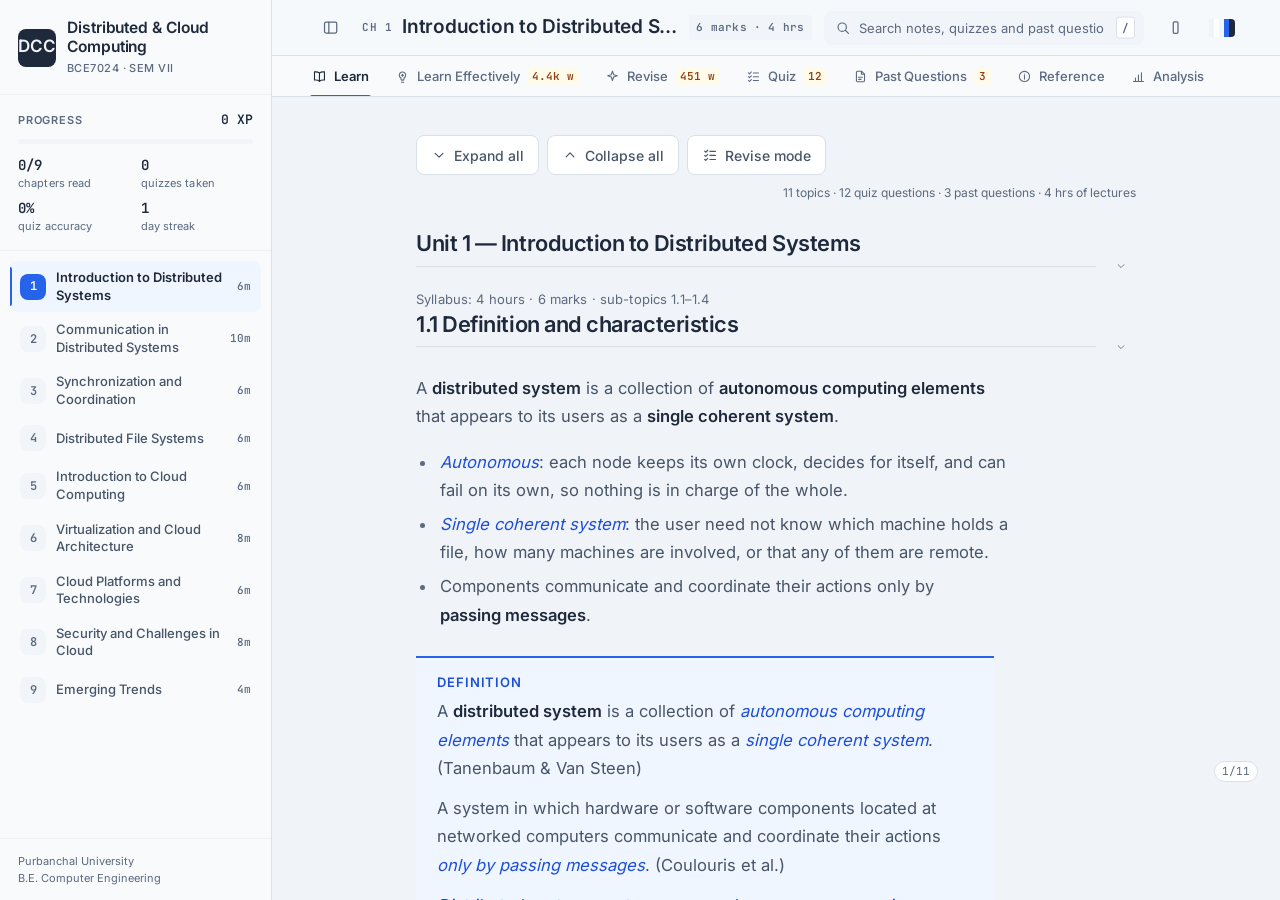
<file: index.html>
<!DOCTYPE html>
<html lang="en" data-theme="light">
<head>
<meta charset="UTF-8">
<meta name="viewport" content="width=device-width, initial-scale=1.0">
<title>Distributed &amp; Cloud Computing — Study Portal | BCE7024</title>
<meta name="description" content="Study portal for Distributed &amp; Cloud Computing BCE7024 — Purbanchal University. Chapter notes built from the class lecture notes and the syllabus, quizzes, and past questions with model answers.">
<meta name="color-scheme" content="light dark">
<meta name="theme-color" id="themeColor" content="#f0f4f8">
<link rel="icon" href="data:image/svg+xml,%3Csvg xmlns='http://www.w3.org/2000/svg' viewBox='0 0 32 32'%3E%3Crect width='32' height='32' rx='7' fill='%231b1a17'/%3E%3Ctext x='16' y='22' font-family='Georgia,serif' font-size='13' font-weight='600' fill='%23fbfaf8' text-anchor='middle'%3EDCC%3C/text%3E%3C/svg%3E">
<style>
/* ==========================================================================
   THE APP FRAME. Markup structure and the chrome around the content only.

   Everything that styles *content* - prose, callouts, tables, figures, quiz
   rows, past-question cards, the analysis blocks, the exam - lives in
   assets/css/foundation.css, which is loaded after this block.

   That split used to be blurry: this <style> block also carried the quiz, the
   past-question list and the exam, so the same component was described in two
   files and foundation.css had to win on load order alone (see the note in
   README.md). If a rule here touches a piece of chapter content, it is in the
   wrong file.
   ========================================================================== */

*,*::before,*::after{margin:0;padding:0;box-sizing:border-box}
html{scroll-behavior:smooth;-webkit-text-size-adjust:100%}

body{
  font-family:var(--font-sans);
  font-size:var(--fs-body);
  line-height:var(--lh-body);
  background:var(--bg);
  color:var(--t2);
}
/* The paper grain. A single tiling SVG of low-opacity noise, fixed behind
   everything, so large warm surfaces are not perfectly flat vectors. Opacity
   is a token (--grain), set to 0 in print and turned right down in dark. */
body::before{
  content:"";position:fixed;inset:0;z-index:0;pointer-events:none;
  opacity:var(--grain);
  background-image:url("data:image/svg+xml,%3Csvg xmlns='http://www.w3.org/2000/svg' width='140' height='140'%3E%3Cfilter id='n'%3E%3CfeTurbulence type='fractalNoise' baseFrequency='.85' numOctaves='3' stitchTiles='stitch'/%3E%3C/filter%3E%3Crect width='140' height='140' filter='url(%23n)'/%3E%3C/svg%3E");
}

h1,h2,h3,h4,h5{line-height:var(--lh-tight);font-weight:600;color:var(--t1)}
a{color:var(--pri-l);text-decoration:none}
a:hover{text-decoration:underline;text-underline-offset:2px}
::selection{background:var(--pri);color:#fff}

/* Keyboard focus only, and never on a mouse click. */
:focus-visible{outline:none;box-shadow:var(--focus-ring);border-radius:var(--radius-sm)}

.sr-only{position:absolute;width:1px;height:1px;padding:0;margin:-1px;overflow:hidden;clip:rect(0 0 0 0);white-space:nowrap;border:0}
.skip-link{position:absolute;left:12px;top:-60px;z-index:400;background:var(--bg-card);color:var(--t1);border:1px solid var(--brd);border-radius:var(--radius-sm);padding:10px 16px;font-size:var(--fs-ui);font-weight:600;transition:top var(--dur-ui) var(--ease-out)}
.skip-link:focus{top:12px;text-decoration:none}

/* An icon is part of the sentence it sits in, so it takes the text colour and
   the text baseline. Sizing is in em: an icon in a 13px label is 13px tall. */
.i{width:1.15em;height:1.15em;flex:0 0 auto;display:inline-block;vertical-align:-0.18em;stroke:currentColor;fill:none;stroke-width:1.75;stroke-linecap:round;stroke-linejoin:round}

/* ---- frame ------------------------------------------------------------- */
.app{display:flex;height:100dvh;overflow:hidden;position:relative;z-index:1}

/* ---- sidebar ----------------------------------------------------------- */
.sidebar{
  width:var(--sidebar-w);flex:0 0 auto;
  background:var(--bg-side);border-right:1px solid var(--brd);
  display:flex;flex-direction:column;z-index:100;
  /* The rail collapses by animating its own width, not by translating itself out.
     A transform would be composited, but it would also slide the sidebar over the
     content instead of reflowing it - the reading column has to reclaim that
     space, and only a length change makes that happen. Fires once per toggle. */
  transition:width var(--dur-panel) var(--ease-in-out),transform var(--dur-panel) var(--ease-in-out);
}
.s-head{padding:18px 18px 16px;border-bottom:1px solid var(--brd-l)}
.brand{display:flex;align-items:center;gap:11px;text-decoration:none}
.brand:hover{text-decoration:none}
.monogram{
  width:38px;height:38px;flex:0 0 auto;border-radius:var(--radius-sm);
  background:var(--t1);color:var(--bg);
  display:flex;align-items:center;justify-content:center;
  font-family:var(--font-head);font-size:17px;font-weight:600;letter-spacing:-0.01em;
  padding-bottom:2px; /* optical: the text sits high in its line box */
}
.brand-t{min-width:0}
.brand-t strong{display:block;font-family:var(--font-head);font-size:15.5px;font-weight:600;color:var(--t1);letter-spacing:-0.005em;line-height:1.25}
.brand-t span{display:block;font-size:var(--fs-micro);color:var(--t3);letter-spacing:.04em;text-transform:uppercase;font-weight:500;margin-top:2px}

.s-progress{padding:14px 18px;border-bottom:1px solid var(--brd-l)}
.sp-top{display:flex;align-items:baseline;justify-content:space-between;gap:8px;margin-bottom:8px}
.sp-label{font-size:var(--fs-micro);font-weight:600;color:var(--t3);text-transform:uppercase;letter-spacing:var(--tracking-caps)}
.sp-val{font-family:var(--font-mono);font-size:var(--fs-sm);font-weight:600;color:var(--t1);font-variant-numeric:tabular-nums}
.sp-bar{height:5px;background:var(--bg-input);border-radius:3px;overflow:hidden}
.sp-bar i{display:block;height:100%;background:var(--pri);border-radius:3px;transition:width var(--dur-panel) var(--ease-out)} /* see .bar-fill for why meters move width, not scaleX */
/* A readout, not a scoreboard: five plain facts, no pills, no flame. */
.sp-stats{display:grid;grid-template-columns:repeat(2,minmax(0,1fr));gap:6px 10px;margin-top:12px}
.sp-stat{min-width:0}
.sp-stat b{display:block;font-family:var(--font-mono);font-size:14px;font-weight:600;color:var(--t1);font-variant-numeric:tabular-nums;line-height:1.3}
.sp-stat span{display:block;font-size:11px;color:var(--t3);letter-spacing:.01em;white-space:nowrap;overflow:hidden;text-overflow:ellipsis}

.ch-nav{flex:1;overflow-y:auto;padding:10px 10px 16px;scrollbar-width:thin;scrollbar-color:var(--brd) transparent}
.ch-nav::-webkit-scrollbar{width:6px}
.ch-nav::-webkit-scrollbar-thumb{background:var(--brd);border-radius:3px}
.nav-h{font-size:var(--fs-micro);font-weight:600;color:var(--t3);text-transform:uppercase;letter-spacing:var(--tracking-caps);padding:6px 8px 8px}
.nav-item{
  display:flex;align-items:center;gap:10px;padding:8px 10px;margin-bottom:1px;
  border-radius:var(--radius-sm);cursor:pointer;color:var(--t2);
  transition:background var(--dur-ui) var(--ease-out),color var(--dur-ui) var(--ease-out);
  position:relative;
}
.nav-item:hover{background:var(--bg-side-h);text-decoration:none}
.nav-item.active{background:var(--bg-side-a);color:var(--t1)}
/* The accent rule that marks where you are - a margin mark, not a glow. */
.nav-item.active::before{content:"";position:absolute;left:0;top:6px;bottom:6px;width:2px;background:var(--pri);border-radius:0 2px 2px 0}
.nav-num{
  width:26px;height:26px;flex:0 0 auto;border-radius:var(--radius-sm);
  display:flex;align-items:center;justify-content:center;
  font-family:var(--font-mono);font-size:12px;font-weight:600;
  background:var(--bg-input);color:var(--t3);
  transition:background var(--dur-ui) var(--ease-out),color var(--dur-ui) var(--ease-out);
}
.nav-item.active .nav-num{background:var(--pri);color:#fff}
.nav-item.done .nav-num{background:var(--sec-bg);color:var(--sec-l);box-shadow:inset 0 0 0 1px var(--sec-bd)}
.nav-label{flex:1;min-width:0;font-size:var(--fs-sm);font-weight:500;line-height:1.35;
  display:-webkit-box;-webkit-line-clamp:2;-webkit-box-orient:vertical;overflow:hidden}
.nav-item.active .nav-label{color:var(--t1);font-weight:600}
.nav-meta{display:flex;flex-direction:column;align-items:flex-end;gap:3px;flex:0 0 auto}
.nav-marks{font-family:var(--font-mono);font-size:11px;font-weight:500;color:var(--t3);font-variant-numeric:tabular-nums}
.nav-quiz{font-family:var(--font-mono);font-size:11px;font-weight:600;color:var(--sec-l);font-variant-numeric:tabular-nums}
.s-foot{padding:14px 18px;border-top:1px solid var(--brd-l)}
.s-foot p{font-size:var(--fs-micro);color:var(--t3);line-height:1.5}

/* ---- collapsed sidebar (desktop) --------------------------------------- */
.app.rail .sidebar{width:var(--sidebar-rail)}
.app.rail .brand-t,.app.rail .sp-top,.app.rail .sp-bar,.app.rail .sp-stats,
.app.rail .s-foot,.app.rail .nav-h{display:none}
.app.rail .s-head{padding:16px 0;display:flex;justify-content:center}
.app.rail .s-progress{padding:10px 0;display:flex;justify-content:center}
.app.rail .ch-nav{padding:8px 0}
.app.rail .nav-item{justify-content:center;padding:6px 0;margin-bottom:3px;gap:0}
.app.rail .nav-item.active::before{top:14px;bottom:14px}
.app.rail .nav-label,.app.rail .nav-meta{display:none}
.app.rail .ch-nav{padding:8px 8px 16px}

/* ---- main -------------------------------------------------------------- */
.main{flex:1;display:flex;flex-direction:column;overflow:hidden;min-width:0}
.topbar{
  height:var(--header-h);flex:0 0 auto;
  background:color-mix(in srgb, var(--bg-side) 78%, transparent);
  backdrop-filter:saturate(150%) blur(12px);
  border-bottom:1px solid var(--brd);
  display:flex;align-items:center;gap:12px;padding:0 var(--content-pad);
  position:relative;z-index:60;
}
.topbar-l{display:flex;align-items:center;gap:12px;flex:1;min-width:0}
/* How far through the chapter you are: a hairline on the header's own bottom
   edge, so it costs no row of the reading area and is always in view while you
   scroll. It is drawn on the header rather than in the text because the text is
   what you are reading. Written by app.js (syncReadProg). */
.read-prog{position:absolute;left:0;right:0;bottom:0;height:2px;overflow:hidden;pointer-events:none;opacity:0;transition:opacity var(--dur-ui) var(--ease-out)}
.read-prog.show{opacity:1}
.read-prog i{display:block;height:100%;width:0;background:var(--pri);transition:width 120ms linear}
/* Which syllabus topic of how many. It rides with the floating buttons, because
   that is where the eye already is when the question "how much is left?" comes up. */
.read-count{
  align-self:flex-end;padding:3px 7px;border-radius:999px;
  background:var(--bg-card);border:1px solid var(--brd);color:var(--t3);
  font-family:var(--font-mono);font-size:var(--fs-micro);line-height:1.2;
  font-variant-numeric:tabular-nums;
}
/* Every control in this bar is at least --tap tall/wide. The menu button and the
   theme toggle are the two things a phone user reaches for constantly, and at
   34px they were the smallest targets in the app. The icon itself is still
   sized by .i (1.15em), so the glyph does not grow with the box. */
.icon-btn{
  width:var(--tap);height:var(--tap);flex:0 0 auto;display:inline-flex;align-items:center;justify-content:center;
  background:transparent;border:1px solid transparent;border-radius:var(--radius-sm);
  color:var(--t3);font-size:15px;cursor:pointer;font-family:inherit;
  transition:background var(--dur-ui) var(--ease-out),color var(--dur-ui) var(--ease-out),transform var(--dur-press) var(--ease-out);
}
.icon-btn:hover{background:var(--bg-side-h);color:var(--t1)}
.icon-btn:active{transform:scale(.94)}
.crumb{display:flex;align-items:center;gap:9px;min-width:0}
.crumb-n{font-family:var(--font-mono);font-size:var(--fs-micro);font-weight:600;color:var(--t3);letter-spacing:.06em;text-transform:uppercase;white-space:nowrap}
.ch-ti{font-family:var(--font-head);font-size:19px;font-weight:600;color:var(--t1);letter-spacing:-0.012em;white-space:nowrap;overflow:hidden;text-overflow:ellipsis}
.ch-badge{
  flex:0 0 auto;font-family:var(--font-mono);font-size:11px;font-weight:600;
  color:var(--t3);background:var(--bg-input);border-radius:3px;padding:3px 7px;
  letter-spacing:.02em;white-space:nowrap;font-variant-numeric:tabular-nums;
}

/* search */
.search-wrap{position:relative;flex:0 1 320px;min-width:150px}
.search-ico{position:absolute;left:11px;top:50%;transform:translateY(-50%);color:var(--t3);font-size:14px;pointer-events:none;display:flex}
.search-in{
  width:100%;padding:8px 34px 8px 34px;font-family:inherit;font-size:var(--fs-sm);
  color:var(--t1);background:var(--bg-input);border:1px solid transparent;
  border-radius:var(--radius-sm);outline:none;
  transition:background var(--dur-ui) var(--ease-out),border-color var(--dur-ui) var(--ease-out),box-shadow var(--dur-ui) var(--ease-out);
}
.search-in::placeholder{color:var(--t3)}
.search-in:focus{background:var(--bg-card);border-color:var(--pri-bd);box-shadow:0 0 0 3px var(--pri-bg)}
.search-in::-webkit-search-cancel-button{-webkit-appearance:none}
.search-kbd{
  position:absolute;right:9px;top:50%;transform:translateY(-50%);pointer-events:none;
  font-family:var(--font-mono);font-size:11px;font-weight:600;color:var(--t3);
  border:1px solid var(--brd);border-radius:3px;padding:1px 5px;background:var(--bg-card);
}
.search-in:focus ~ .search-kbd{opacity:0}
.search-res{
  position:absolute;top:calc(100% + 6px);left:0;right:0;z-index:300;display:none;
  background:var(--bg-card);border:1px solid var(--brd);border-radius:var(--radius);
  box-shadow:var(--sh-md);max-height:min(64vh,520px);overflow:auto;
  transform-origin:top center;
}
.search-res.show{display:block;animation:popIn var(--dur-ui) var(--ease-out)}
@keyframes popIn{from{opacity:0;transform:scale(.985) translateY(-4px)}to{opacity:1;transform:none}}
.sr-item{padding:10px 14px;cursor:pointer;font-size:var(--fs-sm);line-height:1.5;border-bottom:1px solid var(--brd-l)}
.sr-item:last-child{border-bottom:none}
.sr-item:hover,.sr-item.sel{background:var(--bg-side-h)}
.sr-tag{font-size:11px;font-weight:600;text-transform:uppercase;letter-spacing:var(--tracking-caps);color:var(--t3);margin-right:8px}
.sr-meta{font-size:var(--fs-micro);color:var(--t3);margin-top:3px}
.sr-empty{padding:16px;font-size:var(--fs-sm);color:var(--t3)}
.mark-flash{animation:flash 2s var(--ease-out)}
@keyframes flash{0%,45%{box-shadow:0 0 0 3px var(--acc-bd)}100%{box-shadow:none}}

/* ---- tabs -------------------------------------------------------------- */
.tabs{
  display:flex;gap:2px;flex:0 0 auto;overflow-x:auto;scrollbar-width:none;
  padding:0 calc(var(--content-pad) - 10px);
  background:var(--bg-side);border-bottom:1px solid var(--brd);
}
.tabs::-webkit-scrollbar{display:none}
.tab-btn{
  flex:0 0 auto;display:inline-flex;align-items:center;gap:7px;
  min-height:var(--tap);
  padding:11px 12px;border:none;background:transparent;font-family:inherit;
  font-size:var(--fs-sm);font-weight:500;color:var(--t3);cursor:pointer;
  position:relative;white-space:nowrap;
  transition:color var(--dur-ui) var(--ease-out);
}
.tab-btn:hover{color:var(--t1)}
.tab-btn.active{color:var(--t1);font-weight:600}
/* `display:inline-flex` above beats the user agent's `[hidden]{display:none}`, so a
   tab a chapter has no content for has to be hidden explicitly. */
.tab-btn[hidden]{display:none}
/* The underline is a scaled pseudo-element rather than a width animation, so
   switching tabs does not relayout the strip. */
.tab-btn::after{
  content:"";position:absolute;left:10px;right:10px;bottom:-1px;height:2px;
  background:var(--pri);border-radius:2px 2px 0 0;
  transform:scaleX(0);transform-origin:center;
  transition:transform var(--dur-ui) var(--ease-out);
}
.tab-btn.active::after{transform:scaleX(1)}
.tab-badge{
  font-family:var(--font-mono);font-size:11px;font-weight:600;line-height:1;
  padding:3px 5px;border-radius:3px;font-variant-numeric:tabular-nums;
  color:var(--t3);background:var(--bg-input);
}
.tab-badge.accent{color:var(--acc-l);background:var(--acc-bg)}
.tab-badge.done{color:var(--sec-l);background:var(--sec-bg)}

/* ---- content ----------------------------------------------------------- */
.content-area{flex:1;overflow-y:auto;padding:var(--content-pad);background:var(--bg);scrollbar-width:thin;scrollbar-color:var(--brd) transparent}
.content-area::-webkit-scrollbar{width:10px;height:10px}
.content-area::-webkit-scrollbar-thumb{background:var(--brd);border-radius:5px;border:3px solid var(--bg)}
.content-area::-webkit-scrollbar-thumb:hover{background:var(--t3)}
.tab-panel{display:none}
.tab-panel.active{display:block;animation:fadeUp var(--dur-panel) var(--ease-out)}
@keyframes fadeUp{from{opacity:0;transform:translateY(5px)}to{opacity:1;transform:none}}

/* ---- floating nav ------------------------------------------------------ */
.fab-wrap{position:fixed;right:22px;bottom:22px;display:flex;flex-direction:column;gap:8px;z-index:80}
.fab{
  width:var(--tap);height:var(--tap);border-radius:50%;cursor:pointer;
  background:var(--bg-card);border:1px solid var(--brd);color:var(--t2);
  display:flex;align-items:center;justify-content:center;font-size:15px;
  box-shadow:var(--sh);font-family:inherit;
  opacity:0;transform:translateY(6px) scale(.96);pointer-events:none;
  transition:opacity var(--dur-ui) var(--ease-out),transform var(--dur-ui) var(--ease-out),background var(--dur-ui) var(--ease-out),color var(--dur-ui) var(--ease-out);
}
.fab.show{opacity:1;transform:none;pointer-events:auto}
.fab:hover{background:var(--bg-side-h);color:var(--t1)}
.fab:active{transform:scale(.94)}

/* ---- toast ------------------------------------------------------------- */
/* Transitions rather than keyframes: a toast can be re-triggered mid-flight
   ("+2 XP" twice in a row) and a transition retargets from where it is, where
   a keyframe would restart from the top. */
.toast{
  position:fixed;left:50%;bottom:24px;z-index:9998;
  display:flex;align-items:center;gap:9px;
  background:var(--t1);color:var(--bg);
  border-radius:var(--radius);padding:11px 18px;font-size:var(--fs-sm);font-weight:500;
  box-shadow:var(--sh-md);
  transform:translate(-50%,14px) scale(.97);opacity:0;
  transition:transform var(--dur-panel) var(--ease-out),opacity var(--dur-panel) var(--ease-out);
}
.toast.in{transform:translate(-50%,0) scale(1);opacity:1}
.toast.hide{opacity:0;transform:translate(-50%,8px) scale(.98)}

/* ---- overlay ----------------------------------------------------------- */
.overlay{display:none;position:fixed;inset:0;background:rgba(27,26,23,.34);z-index:99;backdrop-filter:blur(2px)}
.overlay.show{display:block;animation:fadeIn var(--dur-ui) var(--ease-out)}
@keyframes fadeIn{from{opacity:0}to{opacity:1}}

/* On a narrow window the sidebar is a drawer rather than a shrunken column:
   at 900px a 272px fixed column leaves too little room for the notes. */
@media(max-width:1024px){
  /* --header-h is NOT set here. This block loads before tokens.css, which also
     declares it in :root, so a media-scoped override written here loses to that
     plain declaration at every width - it was dead code, and the denser phone
     header it promised never happened. The override now lives in
     assets/css/foundation.css, the stylesheet that loads last. */
  .sidebar{position:fixed;left:0;top:0;height:100dvh;box-shadow:var(--sh-md);transform:translateX(-102%);width:min(var(--sidebar-w),86vw)}
  .sidebar.open{transform:none}
  .app.rail .sidebar{width:min(var(--sidebar-w),86vw)}
  /* These are the EXPANDED sidebar's own values, written out.

     `display:revert` looks like "undo the rail rule", and it was what stood here.
     It is not: revert rolls a property back to the USER-AGENT origin, not to the
     earlier author rules, so a div came back as `block`. `display:flex` on
     .sp-top and `display:grid` on .sp-stats were therefore lost, and a reader who
     had collapsed the sidebar on a wide window (the choice is remembered) got a
     drawer whose Progress row stacked its label above its value and whose four
     stats ran as one long list instead of two columns. */
  .app.rail .brand-t{display:block}
  .app.rail .sp-top{display:flex}
  .app.rail .sp-bar{display:block}
  .app.rail .sp-stats{display:grid}
  .app.rail .s-foot{display:block}
  .app.rail .nav-h{display:block}
  .app.rail .s-head{padding:18px 18px 16px;display:block}
  .app.rail .s-progress{padding:14px 18px;display:block}
  .app.rail .nav-item{justify-content:flex-start;padding:8px 10px;gap:10px}
  /* The rail's own inset is sized for a 26px number in a 6px-padded row; the
     drawer is back to 8px-padded rows, so the accent mark has to go back to the
     expanded inset or it renders as a stub half the height of its item. */
  .app.rail .nav-item.active::before{top:6px;bottom:6px}
  .app.rail .ch-nav{padding:10px 10px 16px}
  .app.rail .nav-label{display:-webkit-box}
  .app.rail .nav-meta{display:flex}
  .search-wrap{flex:0 1 200px}
  .ch-ti{font-size:17px}
}
@media(max-width:640px){
  .crumb-n,.ch-badge{display:none}
  .search-wrap{display:none}
  .fab-wrap{right:14px;bottom:14px}
}
/* Reduced motion. Note the transition duration is 0s, NOT the 0.01ms that is
   copied around the web.

   0.01ms does not mean "no transition" - it means "a transition that finishes
   almost at once". A transition still starts, so for the instant between the
   change and its first frame the property reports its PREVIOUS value. Combined
   with the `*` selector - whose initial transition-property is `all` - that puts
   a transition on every animatable property of every element at once. The
   visible result on a machine with reduced motion enabled is that the theme
   toggle does nothing: data-theme flips, getComputedStyle still reports the old
   colours, and it stays that way. (Reproduced on this build; the cause was
   isolated by bisecting the stylesheet.) A duration of 0s starts no transition
   at all, which is what this block is actually trying to say. */
@media(prefers-reduced-motion:reduce){
  *,*::before,*::after{animation-duration:.001ms!important;animation-iteration-count:1!important;transition-duration:0s!important;scroll-behavior:auto!important}
}
</style>
<!-- Design layer, loaded AFTER the frame styles above so it wins wherever the
     two disagree (equal specificity, later wins).
     Fonts are bundled locally (Inter + JetBrains Mono, latin / latin-ext /
     greek subsets) so the portal works offline from file://. Newsreader is
     still declared in fonts.css but no rule asks for it, so it never loads. -->
<!-- The design layer is shared with the Simulation portal and lives at the
     project root, one level up. Loading it from there rather than keeping a
     second copy is the whole point: the accessibility, responsive and print
     work done on these sheets applies to both courses at once. -->
<link rel="stylesheet" href="site.css">


<script>
/* The reading mode AND the layout width are decided HERE, before the first
   style resolution, and not in app.js.

   Two reasons, and the second one is a bug fix rather than a preference:

   1. No flash. app.js loads last - after eight chapter files and five modules -
      so a reader whose stored choice is the dark theme used to get a full paint
      of the light theme first and then watch it flip. The width is the same
      class of bug and worse: a column that starts 720px wide and jumps to
      1180px has reflowed the whole chapter by the time you have read a line.

   2. The flip is not just ugly, it is unreliable. Changing data-theme on <html>
      *after* a stylesheet has already been resolved for an element does not
      reliably invalidate declarations that consume a custom property directly.
      The symptom is precise and was reproduced here: with data-theme flipped
      from light to dark after load, a fresh element styled from var(--bg) came
      out dark, an inherited value (a bare <p>) came out dark, and a
      stylesheet declaration of `color: var(--t1)` kept the light value while
      getComputedStyle reported the element's own --t1 as the dark one. Setting
      the attribute before the first resolution sidesteps the whole class.

   The mode is VALIDATED here, and that is not paranoia: a data-theme with no
   matching block in tokens.css leaves every token in it UNDEFINED - not
   inherited from the base theme, undefined - so one stale or mistyped stored
   value is a page with no background, no border and no colour at all. This map
   also carries the browser-chrome colour per mode, which is --bg.

   app.js owns setTheme()/setWidth() from here on; they read the same values
   back, so the boot-time call is a no-op rather than a second flip. This list
   must match THEMES in app.js and the blocks in assets/css/tokens.css;
   tools/check_themes.py fails when the three drift apart. */
(function(){
  try{
    var MODES={light:'#f0f4f8',dark:'#0f172a',romantic:'#fcf2f5',peacock:'#f4f9ee',
               sunsetpeach:'#fdf6ea',purpleblend:'#1a0a25',sunsetwine:'#230a11',
               eveningmix:'#0e0d15',custom:'#f6f5f2'};
    /* A SHARED LINK (?t=&w=&c=) IS APPLIED HERE rather than in app.js, for the
       reason this whole script exists: the mode has to be on <html> before the
       first style resolution, and site.js is deferred. Storing the values as
       well is what makes the link a one-off courier - the next visit on this
       device needs no link, and the two devices then agree without staying
       connected. The parameter names are PARAMS in custom-theme.js; that module
       is not loadable yet, so this is the small inline copy that
       tools/test_custom_theme.js keeps in step. */
    (function(){
      var q=location.search.replace(/^\?/,'');
      if(!q)return;
      var P={};
      q.split('&').forEach(function(pair){
        var i=pair.indexOf('=');
        if(i<0)return;
        try{ P[decodeURIComponent(pair.slice(0,i))]=decodeURIComponent(pair.slice(i+1)); }catch(e){}
      });
      var hex=/^#?([0-9a-f]{6})$/i,c=String(P.c||'').split(','),
          ca=hex.exec(c[0]||''),cs=hex.exec(c[1]||'');
      var ok=P.t&&MODES[P.t]?P.t:'';
      if(ca&&cs){
        localStorage.setItem('dcc-accent','#'+ca[1].toLowerCase());
        localStorage.setItem('dcc-surface','#'+cs[1].toLowerCase());
        /* Two colours and no mode can only mean Custom - the alternative is a
           palette sitting in storage that nothing was asked to display. */
        if(!ok)ok='custom';
      }
      if(ok)localStorage.setItem('dcc-theme',ok);
      if(P.w==='full'||P.w==='comfort')localStorage.setItem('dcc-width',P.w);
    })();

    var t=localStorage.getItem('dcc-theme');
    if(!MODES[t])t='light';
    document.documentElement.setAttribute('data-theme',t);
    document.documentElement.setAttribute('data-width',
      localStorage.getItem('dcc-width')==='full'?'full':'comfort');

    /* THE ONE MODE THIS SCRIPT CANNOT COMPUTE ITSELF.

       Every other mode's colours are a stylesheet block, so setting the
       attribute is the whole job. Custom's are derived by custom-theme.js, which
       is NOT available here: build_deploy folds every <script src> into one
       deferred site.js, and this runs during parse. Deriving it here would mean
       a second copy of the solver in the head of two pages.

       So the derived palette is CACHED when the reader picks it - a flat list of
       [property, value] pairs - and this paints that. The version and both
       colours are re-checked before it is trusted, because a stale cache on a
       changed derivation is worse than no cache at all; anything that does not
       match falls through to the [data-theme="custom"] block in tokens.css,
       which tools/test_custom_theme.js proves is a palette the derivation would
       itself produce. Bump CV with VERSION in custom-theme.js. */
    var chrome=MODES[t], CV=1;
    if(t==='custom'){
      var p=JSON.parse(localStorage.getItem('dcc-custom-palette')||'null');
      if(p&&p.v===CV&&p.pairs&&p.a===localStorage.getItem('dcc-accent')
         &&p.s===localStorage.getItem('dcc-surface')){
        for(var i=0;i<p.pairs.length;i++)
          document.documentElement.style.setProperty(p.pairs[i][0],p.pairs[i][1]);
        if(p.bg)chrome=p.bg;
      }
    }
    var m=document.getElementById('themeColor');
    if(m)m.setAttribute('content',chrome);
  }catch(e){}
})();
</script>
</head>
<body>
<a class="skip-link" href="#contentArea">Skip to the chapter content</a>
<div class="app">
  <aside class="sidebar" id="sidebar">
    <div class="s-head">
      <a class="brand" href="#/ch/1">
        <span class="monogram" aria-hidden="true">DCC</span>
        <span class="brand-t">
          <strong>Distributed &amp; Cloud Computing</strong>
          <span>BCE7024 · Sem VII</span>
        </span>
      </a>
    </div>

    <div class="s-progress">
      <div class="sp-top">
        <span class="sp-label">Progress</span>
        <span class="sp-val" id="xpVal">0 XP</span>
      </div>
      <div class="sp-bar" role="progressbar" aria-label="Chapter completion" aria-valuemin="0" aria-valuemax="9" aria-valuenow="0" id="xpBar"><i id="xpFill" style="width:0%"></i></div>
      <dl class="sp-stats">
        <div class="sp-stat"><dt><b id="statChap">0/9</b><span>chapters read</span></dt></div>
        <div class="sp-stat"><dt><b id="statQuiz">0</b><span>quizzes taken</span></dt></div>
        <div class="sp-stat"><dt><b id="statPct">0%</b><span>quiz accuracy</span></dt></div>
        <div class="sp-stat"><dt><b id="streakBadge">0</b><span>day streak</span></dt></div>
      </dl>
    </div>

    <nav class="ch-nav" id="chNav" aria-label="Chapters"></nav>
    <div class="s-foot"><p>Purbanchal University<br>B.E. Computer Engineering</p></div>
  </aside>
  <div class="overlay" id="overlay"></div>

  <div class="main">
    <header class="topbar">
      <div class="topbar-l">
        <button class="icon-btn" id="menuBtn" aria-label="Collapse or expand the chapter menu" aria-expanded="true" title="Collapse / expand the chapter menu">
          <svg class="i" viewBox="0 0 24 24" aria-hidden="true"><rect x="3.5" y="4.5" width="17" height="15" rx="2"/><path d="M9.5 4.5v15"/></svg>
        </button>
        <div class="crumb">
          <span class="crumb-n" id="chNo">Ch 1</span>
          <span class="ch-ti" id="chTi">Introduction to Distributed Systems</span>
          <span class="ch-badge" id="chBd">6 marks</span>
        </div>
      </div>

      <div class="search-wrap">
        <span class="search-ico" aria-hidden="true"><svg class="i" viewBox="0 0 24 24"><circle cx="10.75" cy="10.75" r="6.25"/><path d="M15.4 15.4 20 20"/></svg></span>
        <input class="search-in" id="searchIn" type="search" placeholder="Search notes, quizzes and past questions" aria-label="Search notes, quizzes and past questions" role="combobox" aria-expanded="false" aria-controls="searchRes" aria-autocomplete="list" autocomplete="off">
        <kbd class="search-kbd" aria-hidden="true">/</kbd>
        <div class="search-res" id="searchRes" role="listbox" aria-label="Search results"></div>
        <div class="sr-only" id="searchLive" role="status" aria-live="polite"></div>
      </div>

      <!-- Two controls, one axis each: how much of the screen the text takes,
           and which room it is read in. Both glyphs are painted by app.js - the
           theme button shows a strip of the current mode's five colours, so the
           top bar already says which mode you are in. -->
      <div class="topbar-r">
        <button class="icon-btn" id="widthBtn" type="button"></button>
        <button class="icon-btn" id="themeBtn" type="button"></button>
      </div>

      <div class="read-prog" id="readProg" role="progressbar" aria-label="How far through this chapter you are" aria-valuemin="0" aria-valuemax="100" aria-valuenow="0"><i></i></div>
    </header>

    <div class="tabs" role="tablist" aria-label="Study views">
      <button class="tab-btn active" id="tab-learn" role="tab" data-tab="learn" aria-controls="panel-learn" aria-selected="true">
        <svg class="i" viewBox="0 0 24 24" aria-hidden="true"><path d="M12 6.6S9.7 4.6 6.2 4.6H4v13.1h2.2c3.5 0 5.8 2 5.8 2s2.3-2 5.8-2H20V4.6h-2.2C14.3 4.6 12 6.6 12 6.6Z"/><path d="M12 6.6v13.1"/></svg>
        Learn<span class="tab-badge done" data-badge="learn" hidden></span>
      </button>
      <!-- The teaching layer, second because it is the first thing to read. Every
           syllabus sub-topic opens as a summary card - a definition panel, the
           points that have to be stated as a table, a numbered run-through, the
           traps and the answer skeleton - with the written teaching, in the same
           five parts under every topic, one click below it. It is drawn from
           data/teach.js (window.TEACH), which tools/teach_notes.py writes and
           guards: a summary point, a term or a number that the unit's own notes do
           not carry never reaches the page. -->
      <button class="tab-btn" id="tab-teach" role="tab" data-tab="teach" aria-controls="panel-teach" aria-selected="false">
        <svg class="i" viewBox="0 0 24 24" aria-hidden="true"><path d="M9.6 14.4a5.1 5.1 0 1 1 4.8 0v2.2a1.3 1.3 0 0 1-1.3 1.3h-2.2a1.3 1.3 0 0 1-1.3-1.3Z"/><path d="M10.2 21.4h3.6"/><path d="M12 8.4v3.4"/><path d="M10.3 10.1h3.4"/></svg>
        Learn Effectively<span class="tab-badge" data-badge="teach" hidden></span>
      </button>
      <!-- The byte-size layer: one fixed-size card per syllabus sub-topic. It sits
           directly after Learn because it is the other way into the same material -
           Learn for the depth, Revise for the night before - and it is drawn from
           data/rev.js (window.REV), which tools/rev_summaries.py writes and guards. -->
      <button class="tab-btn" id="tab-revise" role="tab" data-tab="revise" aria-controls="panel-revise" aria-selected="false">
        <svg class="i" viewBox="0 0 24 24" aria-hidden="true"><path d="M12 3.4l1.9 5.7 5.7 1.9-5.7 1.9L12 18.6l-1.9-5.7L4.4 11l5.7-1.9Z"/></svg>
        Revise<span class="tab-badge" data-badge="revise" hidden></span>
      </button>
      <button class="tab-btn" id="tab-quiz" role="tab" data-tab="quiz" aria-controls="panel-quiz" aria-selected="false">
        <svg class="i" viewBox="0 0 24 24" aria-hidden="true"><path d="M4 6.2 5.6 7.8 8.6 4.8"/><path d="M4 12.4 5.6 14 8.6 11"/><path d="M4 18.6 5.6 20 8.6 17"/><path d="M11.8 6.4H20"/><path d="M11.8 12.4H20"/><path d="M11.8 18.6H20"/></svg>
        Quiz<span class="tab-badge accent" data-badge="quiz" hidden></span>
      </button>
      <button class="tab-btn" id="tab-past" role="tab" data-tab="past" aria-controls="panel-past" aria-selected="false">
        <svg class="i" viewBox="0 0 24 24" aria-hidden="true"><path d="M13.6 3.5H7.5a2 2 0 0 0-2 2v13a2 2 0 0 0 2 2h9a2 2 0 0 0 2-2V8.4Z"/><path d="M13.6 3.5v4.9h4.9"/><path d="M9 13.2h6"/><path d="M9 16.6h4"/></svg>
        Past Questions<span class="tab-badge accent" data-badge="past" hidden></span>
      </button>
      <button class="tab-btn" id="tab-reference" role="tab" data-tab="reference" aria-controls="panel-reference" aria-selected="false">
        <svg class="i" viewBox="0 0 24 24" aria-hidden="true"><circle cx="12" cy="12" r="8.2"/><path d="M12 10.6v5.6"/><path d="M12 8.1v.1"/></svg>
        Reference<span class="tab-badge" data-badge="reference" hidden></span>
      </button>
      <button class="tab-btn" id="tab-analysis" role="tab" data-tab="analysis" aria-controls="panel-analysis" aria-selected="false">
        <svg class="i" viewBox="0 0 24 24" aria-hidden="true"><path d="M4 20h16"/><path d="M7.2 20v-5.4"/><path d="M12 20V9.6"/><path d="M16.8 20V6"/></svg>
        Analysis
      </button>
    </div>

    <main class="content-area" id="contentArea" tabindex="-1" aria-label="Chapter content">
      <div class="tab-panel" id="panel-learn" role="tabpanel" aria-labelledby="tab-learn"><p style="color:var(--t3)">Loading…</p></div>
      <div class="tab-panel" id="panel-teach" role="tabpanel" aria-labelledby="tab-teach"></div>
      <div class="tab-panel" id="panel-revise" role="tabpanel" aria-labelledby="tab-revise"></div>
      <div class="tab-panel" id="panel-quiz" role="tabpanel" aria-labelledby="tab-quiz"></div>
      <div class="tab-panel" id="panel-past" role="tabpanel" aria-labelledby="tab-past"></div>
      <div class="tab-panel" id="panel-reference" role="tabpanel" aria-labelledby="tab-reference"></div>
      <div class="tab-panel" id="panel-analysis" role="tabpanel" aria-labelledby="tab-analysis"></div>
    </main>

    <div class="fab-wrap">
      <div class="read-count" id="readCount" hidden></div>
      <button class="fab" id="fabNext" title="Next chapter" aria-label="Go to the next chapter"><svg class="i" viewBox="0 0 24 24" aria-hidden="true"><path d="M5 12h14"/><path d="M13 6l6 6-6 6"/></svg></button>
      <button class="fab" id="fabTop" title="Back to top" aria-label="Back to top"><svg class="i" viewBox="0 0 24 24" aria-hidden="true"><path d="M12 19V5"/><path d="M6 11l6-6 6 6"/></svg></button>
    </div>
  </div>

  <!-- One click from any cited number to the handwriting it came from. The page
       images are web-sized copies built by tools/build_note_pages.py; a dialog
       is used rather than a new tab so the reader keeps their place. -->
  <dialog class="page-viewer" id="pageViewer" aria-label="Note page from the class notes">
    <div class="pv-bar">
      <span class="pv-title" id="pvTitle">Note page</span>
      <a class="pv-open" id="pvOpen" href="#" target="_blank" rel="noopener">Open in a new tab</a>
      <button class="pv-close" id="pvClose" type="button" aria-label="Close the page">&#10005;</button>
    </div>
    <!-- `hidden` until openPage() has a source to put in it: an <img> with no
         src is a broken-image box waiting for the one moment the dialog is
         briefly visible before its content is assigned. -->
    <div class="pv-body"><img id="pvImg" alt="" decoding="async" hidden></div>
  </dialog>

  <!-- The whole picture, for exhibits that do not fit in the column. A figure is
       drawn at its designed width (640-950px) and a phone column is about 278,
       so a phone reader sees 39-55% of a diagram at a time and has to scroll
       sideways 2.6 screens to read one. Tapping such an exhibit clones it in
       here at that designed size, scaled to fit the screen, and the reader pans
       and pinches from a whole-picture starting point. Built by app.js. -->
  <dialog class="exhibit-viewer" id="exhibitViewer" aria-labelledby="xvTitle">
    <div class="xv-bar">
      <span class="xv-title" id="xvTitle">Exhibit</span>
      <div class="xv-zoom" role="group" aria-label="Zoom">
        <button class="xv-btn" id="xvOut" type="button" aria-label="Zoom out">&minus;</button>
        <span class="xv-pct" id="xvPct" aria-hidden="true">100%</span>
        <button class="xv-btn" id="xvIn" type="button" aria-label="Zoom in">+</button>
        <button class="xv-btn xv-fit" id="xvFit" type="button" aria-label="Fit the whole exhibit to the screen">Fit</button>
      </div>
      <button class="xv-close" id="xvClose" type="button" aria-label="Close the full screen view">&#10005;</button>
    </div>
    <!-- Empty until openExhibit() clones into it; the transform is the pan and
         zoom, applied to this layer rather than to the drawing. -->
    <div class="xv-stage" id="xvStage"><div class="xv-pan" id="xvPan"></div></div>
    <p class="xv-hint">Drag to pan &middot; pinch to zoom</p>
  </dialog>
</div>
<!-- course.js first: engine.js and app.js read window.COURSE as they load, so
     the course has to exist before them. -->
<script defer src="site.js"></script>















<!-- No modules/exam.js: this course has no mock exam yet, and a module that is
     not loaded is a module that cannot half-work. app.js feature-detects it. -->

<!-- The offline marker. tools/build_deploy.py swaps it for the service-worker
     registration; keep it on the source page and keep the page worker-free.
     A worker registered against the source tree would cache the directory that
     is being edited (17 separate scripts, none of them content-addressed) and
     then serve yesterday's chapter out of the browser cache. In the bundle
     there is one script, one sheet, and a cache name derived from their bytes,
     so a rebuild cannot be served stale. -->
<script>
/* Offline support. Generated into the bundle by tools/build_deploy.py, which
   replaces the marker comment in the entry page - the source page carries the
   marker and no worker, because there is nothing worth caching before the build:
   that page loads its content as 17 separate blocking scripts. (The marker's own
   text is deliberately not repeated here: this snippet is what replaces it, and
   a copy of it would make "does the bundle still contain the marker?" true
   forever.)

   Registered relative to the page, so the worker's SCOPE is the bundle
   directory and nothing outside it can be intercepted; on GitHub Pages, where
   the bundle lives at /<repo>/, a root-absolute /sw.js would not even exist.

   updateViaCache:'none' is not optional. Pages serves sw.js with its own 10
   minute cache, and the browser re-validates the worker script through the HTTP
   cache by default - so a rebuild could sit unseen for ten minutes on a device
   that has the old worker, which is exactly the device that needs the fix. */
if('serviceWorker' in navigator && (location.protocol==='https:'||location.hostname==='localhost'||location.hostname==='127.0.0.1')){
  window.addEventListener('load',function(){
    navigator.serviceWorker.register('sw.js',{updateViaCache:'none'}).catch(function(){});
  });
}
</script>
</body>
</html>
</file>
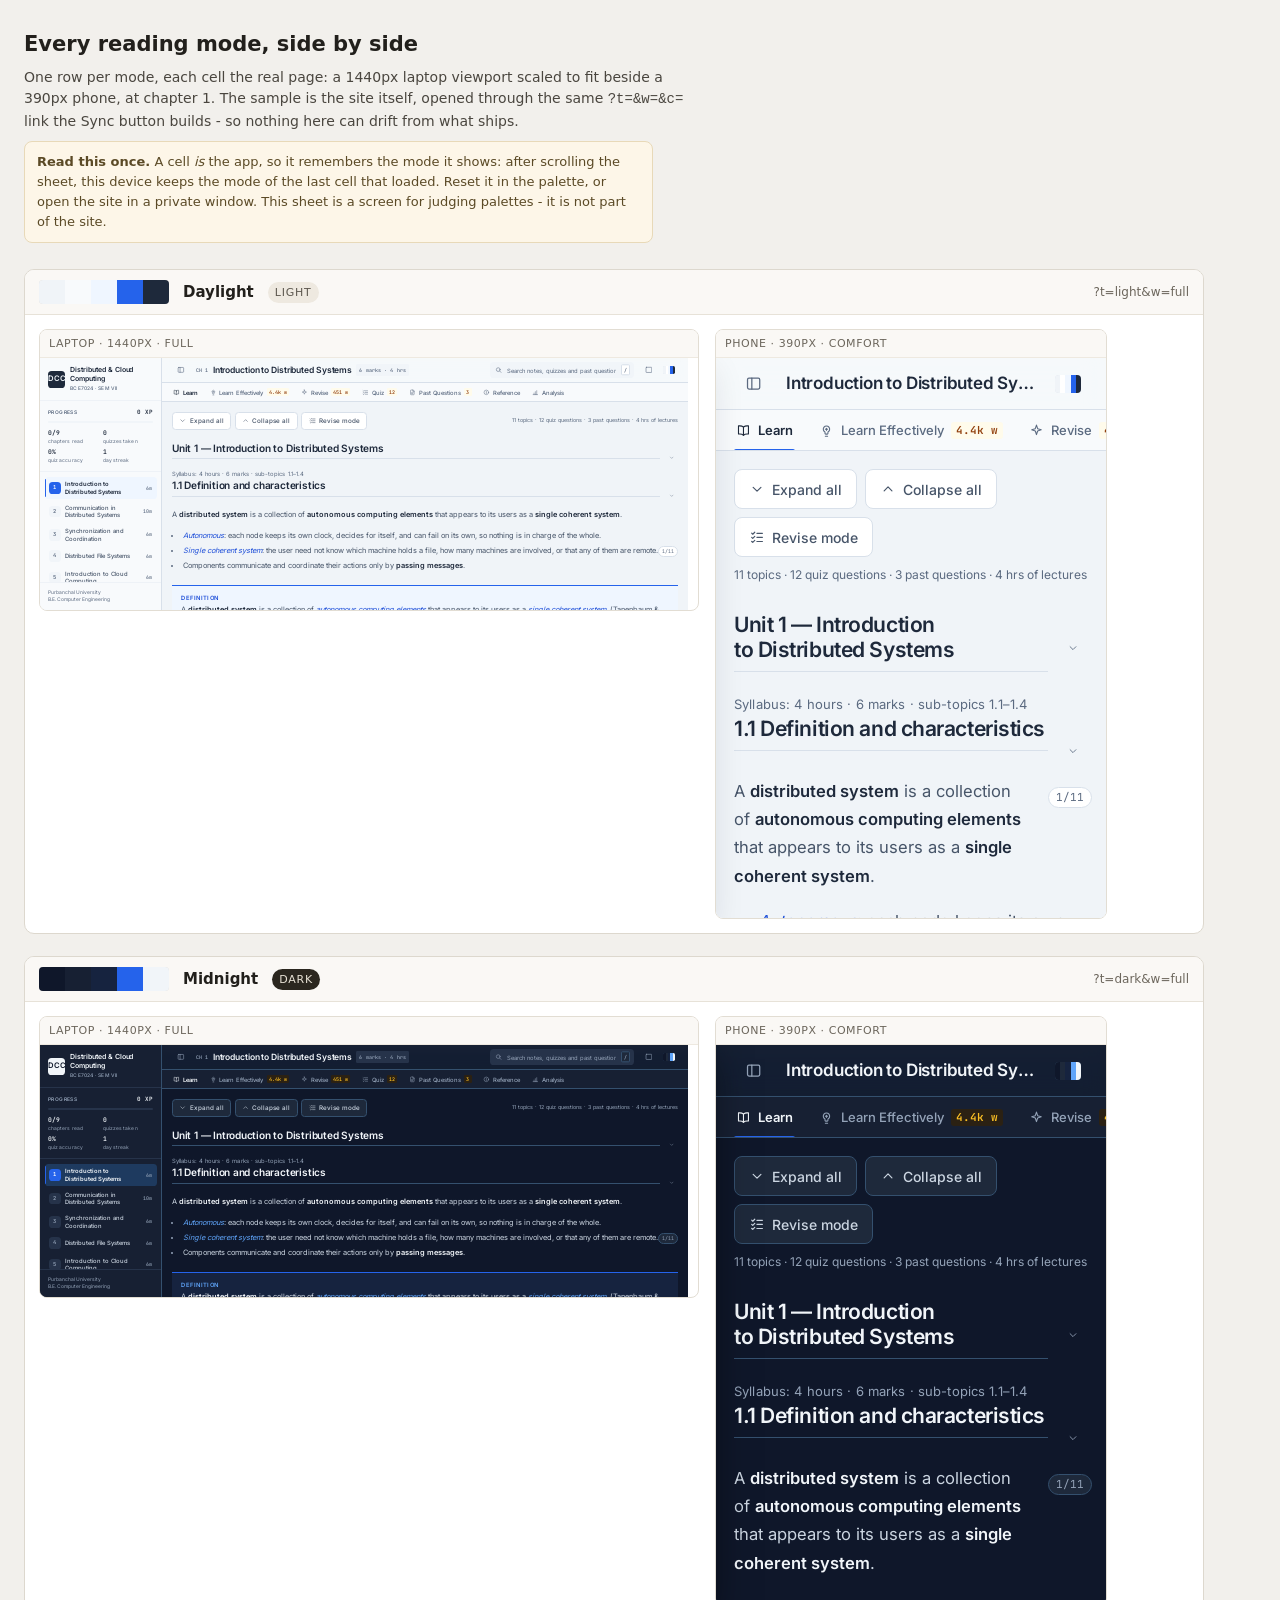
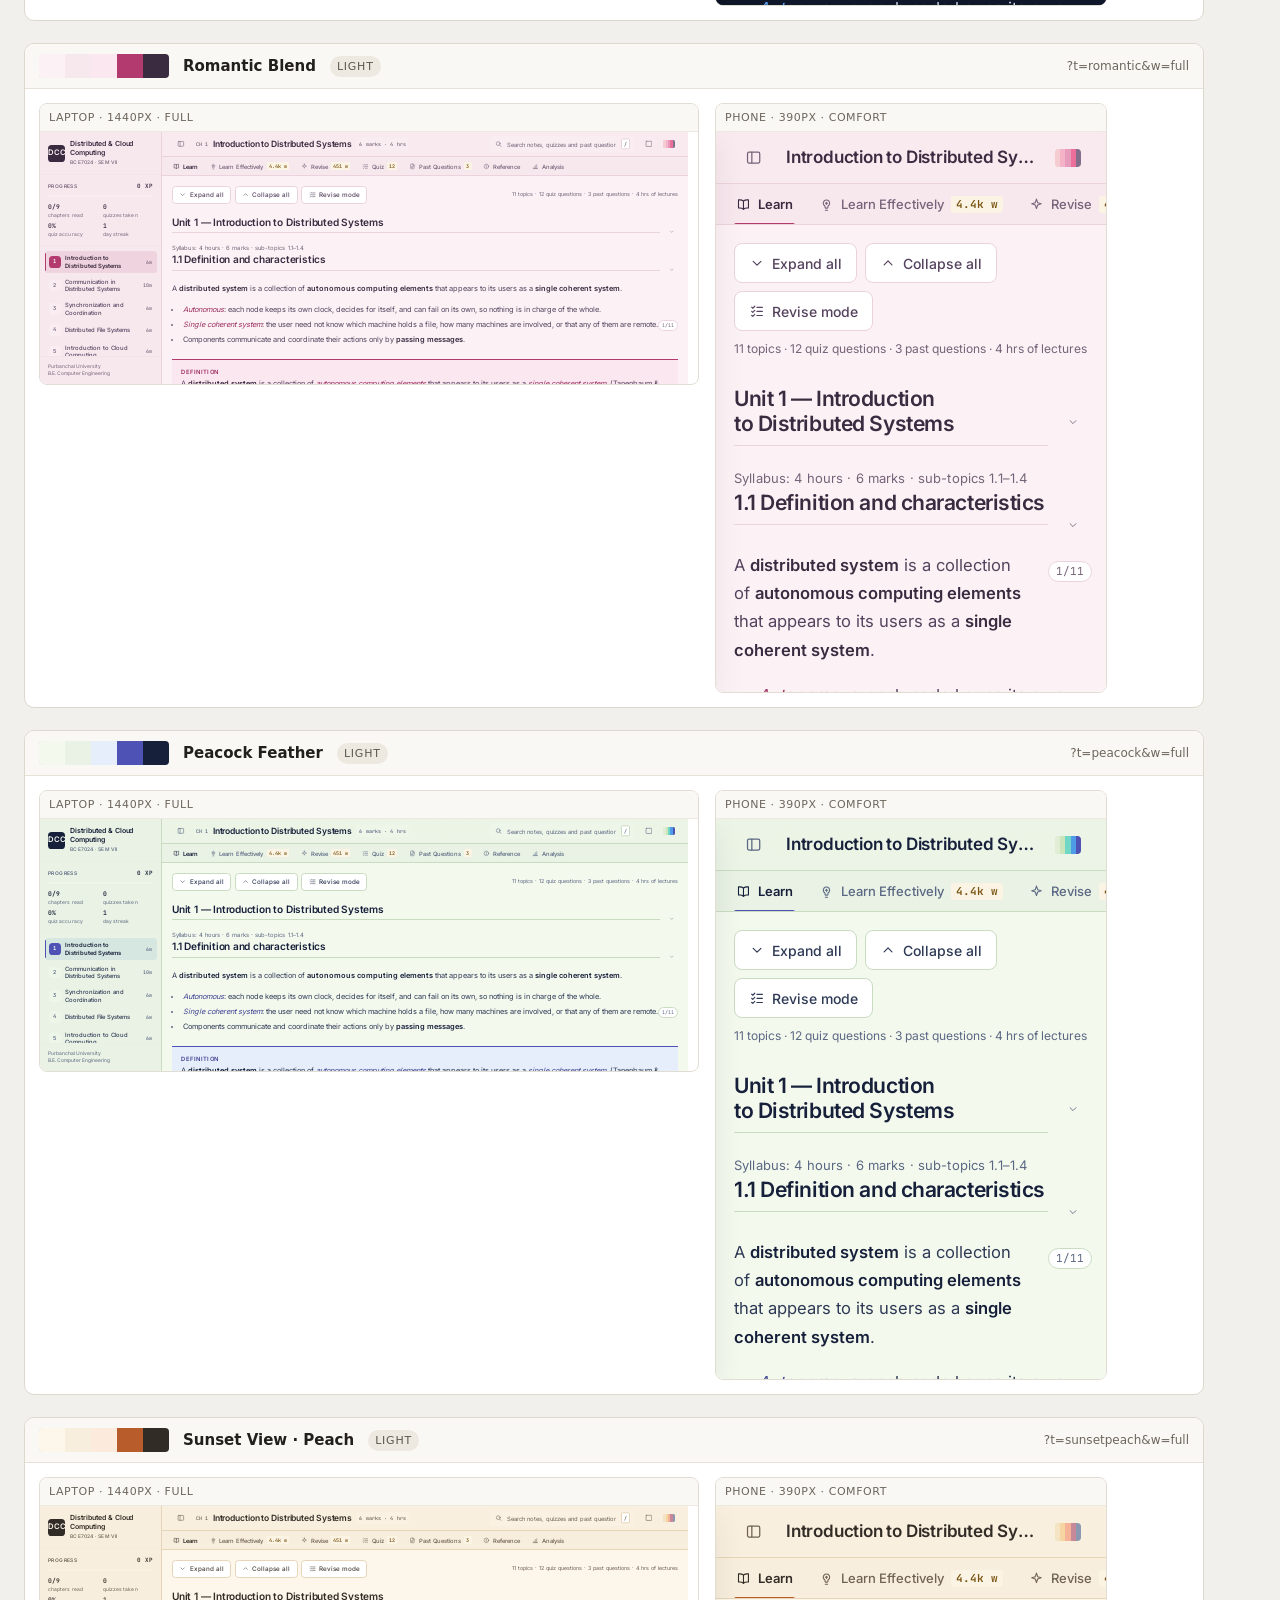
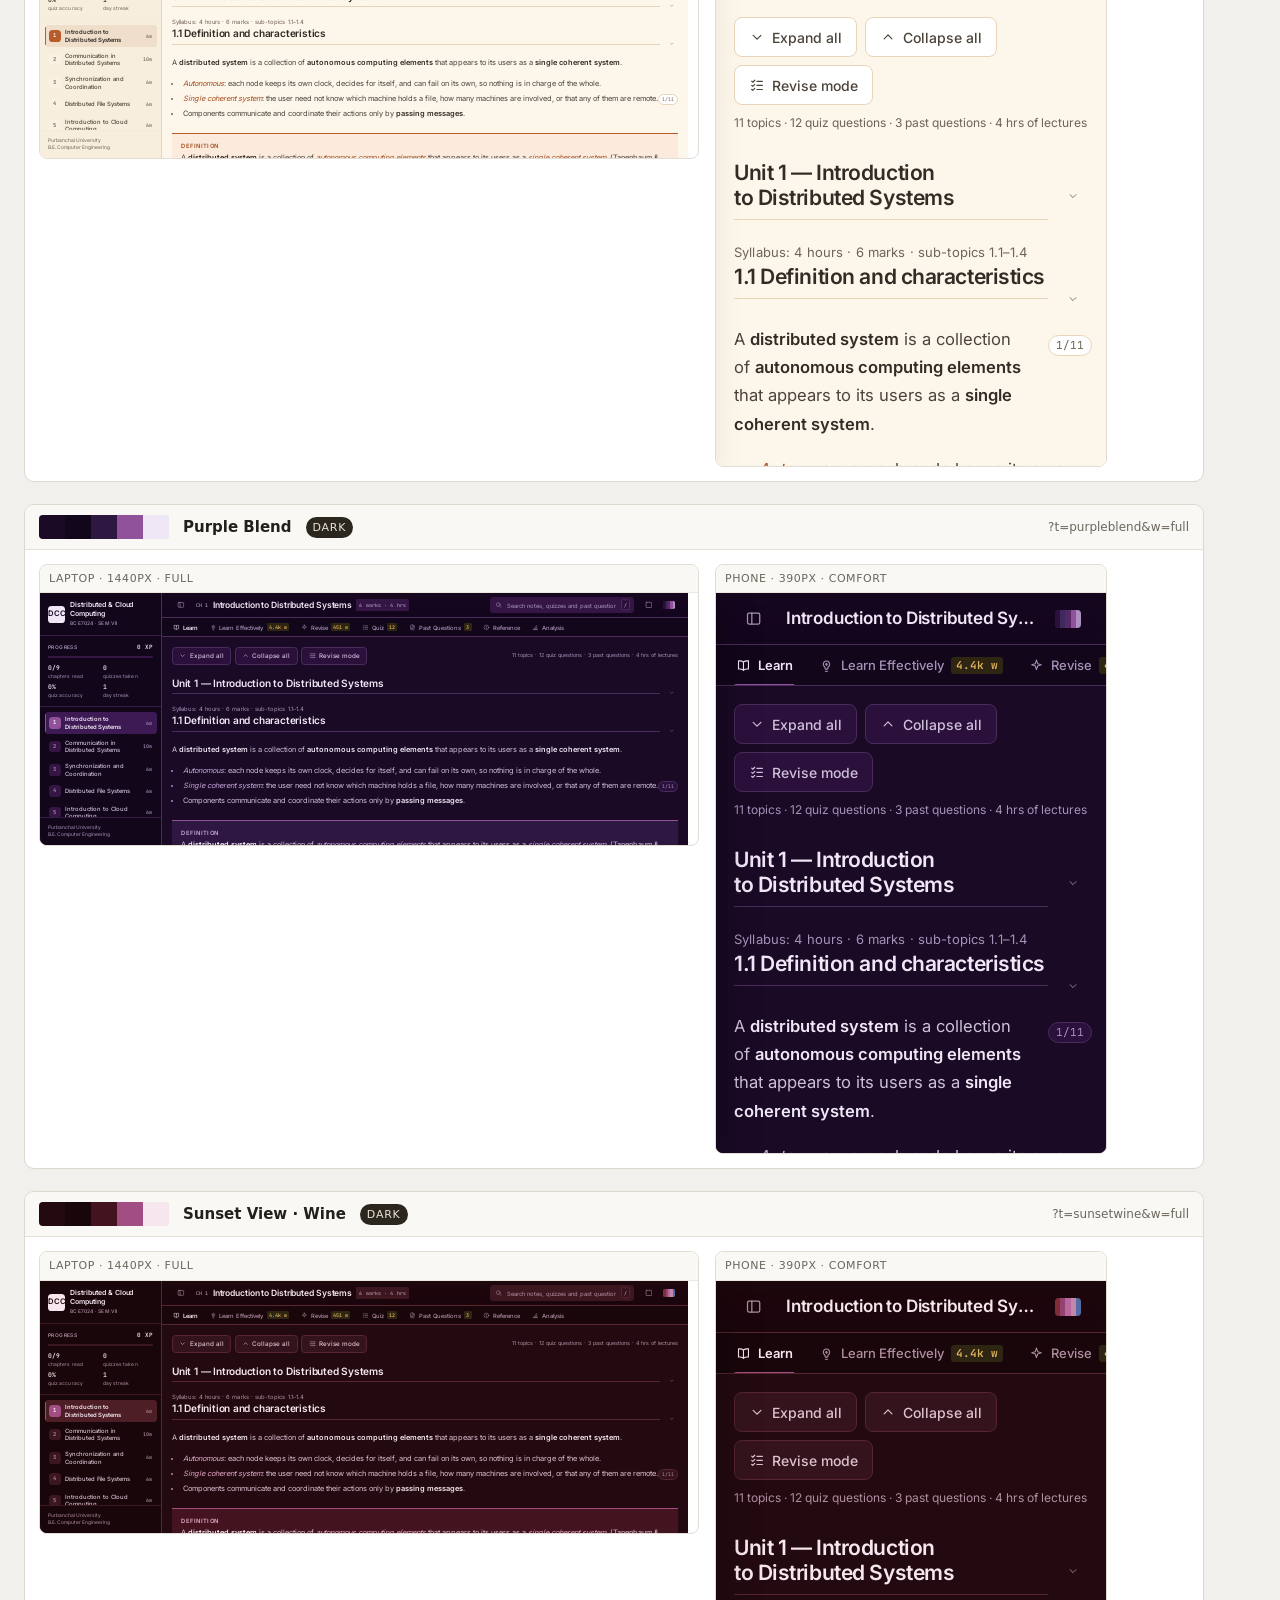
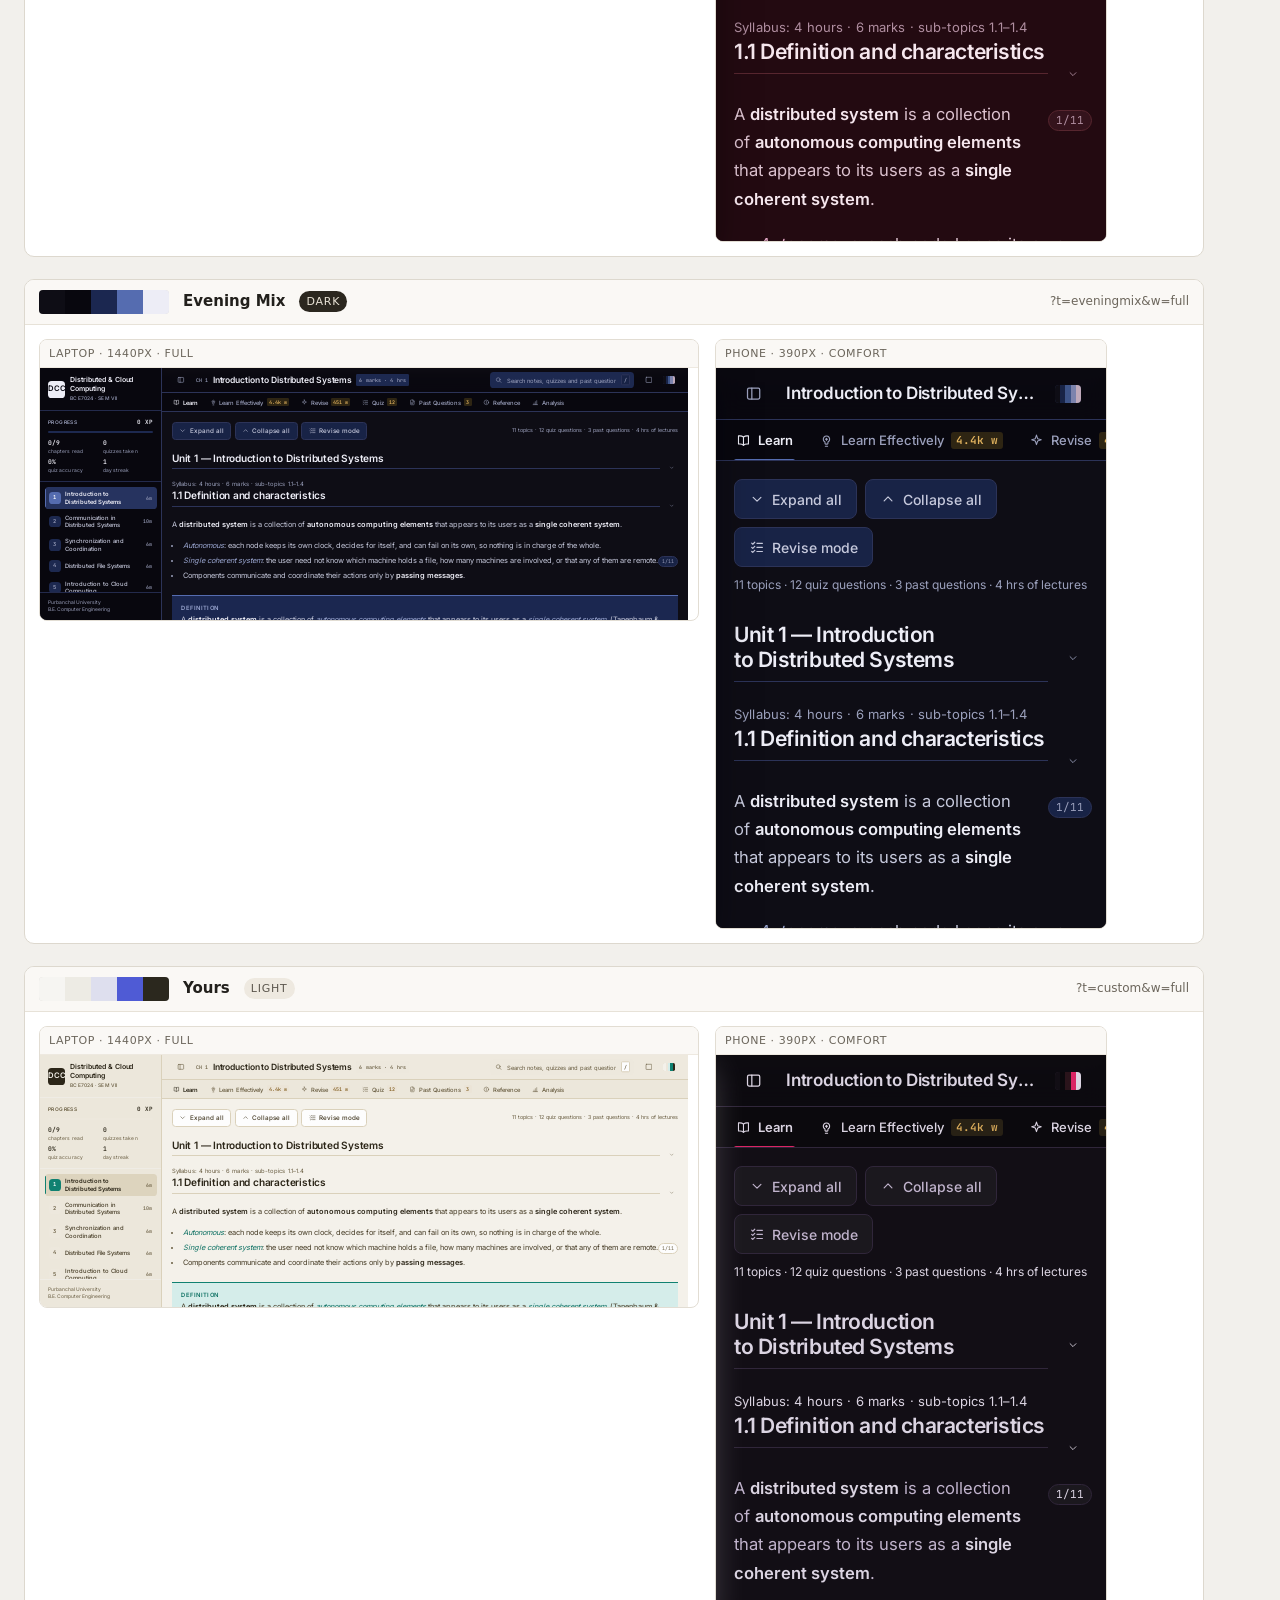
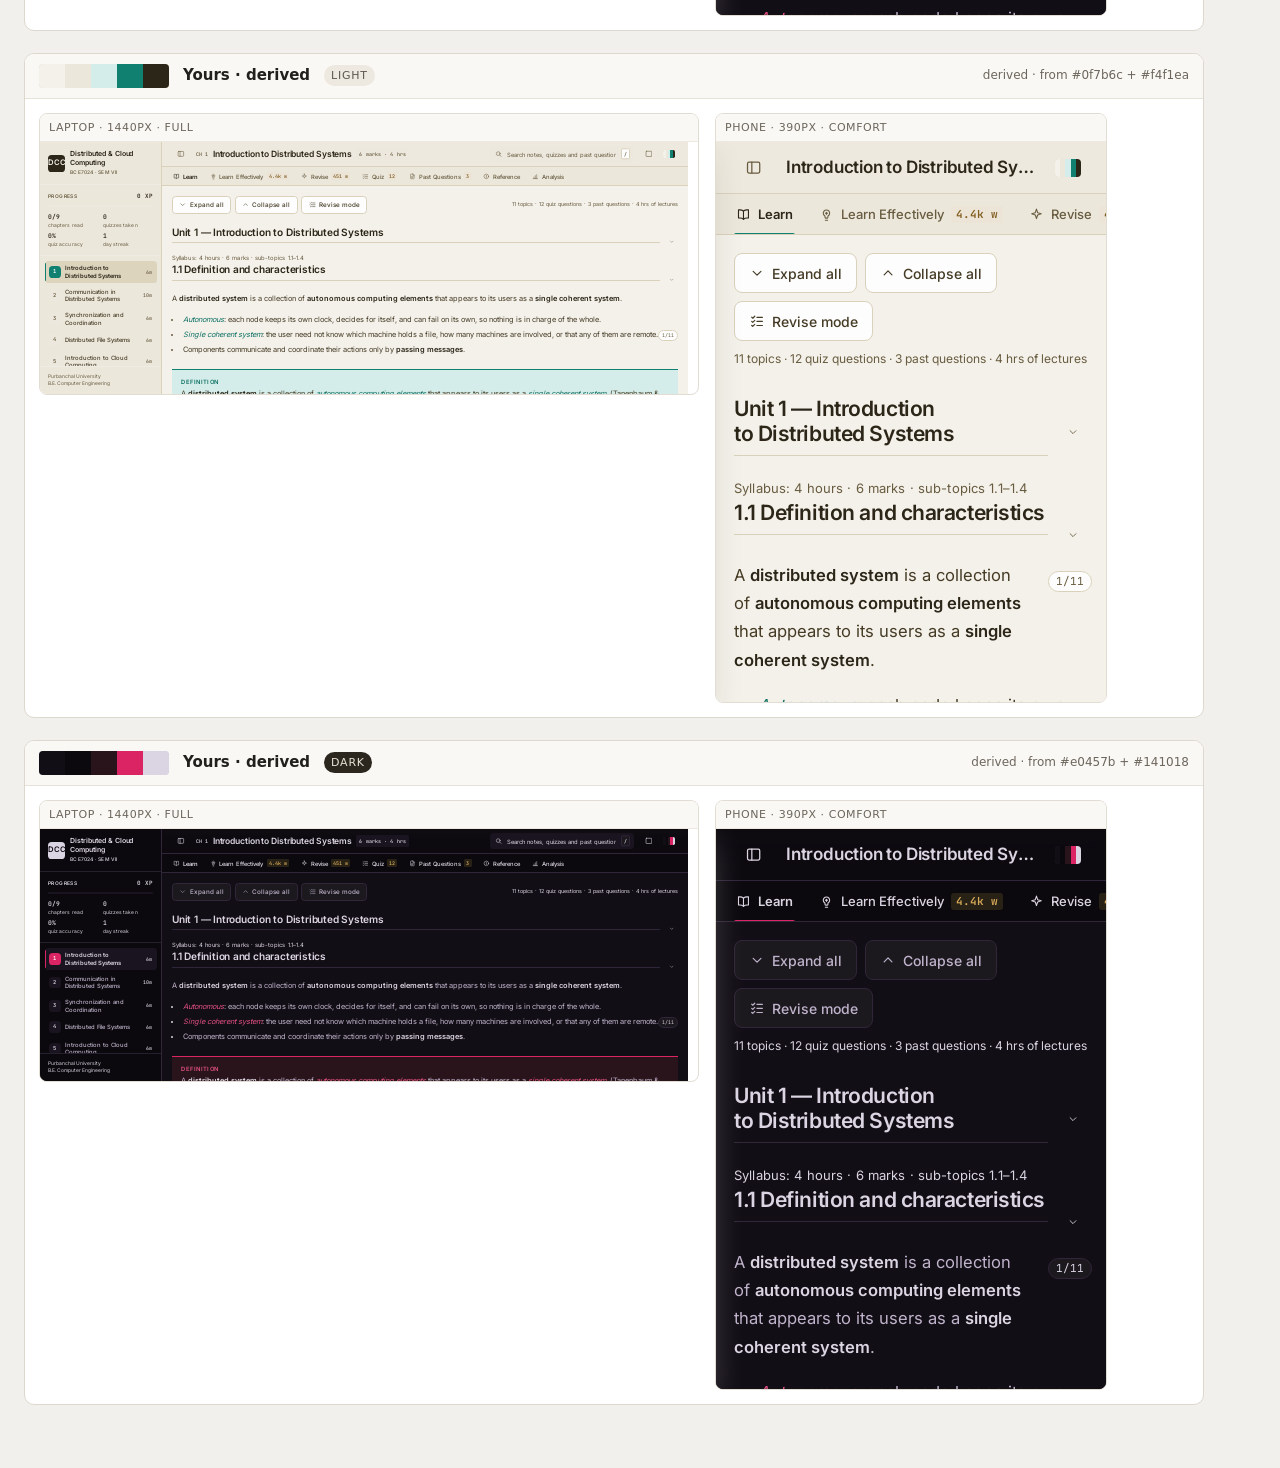
<file: theme-sheet.html>
<!DOCTYPE html>
<html lang="en"><head><meta charset="utf-8">
<title>Every reading mode, side by side</title>
<meta name="viewport" content="width=device-width,initial-scale=1">
<style>
:root { color-scheme: light; }
* { box-sizing: border-box; }
body { margin: 0; padding: 28px 24px 64px; background: #f2f0ec; color: #22201c;
       font: 14px/1.55 system-ui, -apple-system, "Segoe UI", Roboto, sans-serif; }
h1 { font-size: 21px; margin: 0 0 6px; }
.lede { max-width: 76ch; margin: 0 0 8px; color: #4a463f; }
.note { max-width: 76ch; margin: 0 0 26px; padding: 10px 12px; background: #fdf6e8;
        border: 1px solid #e8d9b8; border-radius: 8px; font-size: 13px; color: #5b4a26; }
.sheet { display: grid; gap: 22px; max-width: 1180px; }
.row { background: #fff; border: 1px solid #ddd8ce; border-radius: 10px; overflow: hidden; }
.row > header { display: flex; flex-wrap: wrap; align-items: center; gap: 10px 14px;
                padding: 10px 14px; background: #faf8f5; border-bottom: 1px solid #e7e2d8; }
.row h2 { font-size: 15px; margin: 0; }
.tag { font-size: 11px; text-transform: uppercase; letter-spacing: .07em; padding: 2px 7px;
       border-radius: 20px; background: #eee9e0; color: #5c574e; }
.tag.dark { background: #2b271f; color: #e8e2d5; }
.strip { display: flex; border-radius: 4px; overflow: hidden; box-shadow: inset 0 0 0 1px rgba(0,0,0,.14); }
.strip i { width: 26px; height: 24px; display: block; }
.hint { font-size: 12px; color: #6c665c; margin-left: auto; }
.cells { display: flex; gap: 16px; align-items: flex-start; padding: 14px; overflow-x: auto; }
.cell { flex: 0 0 auto; border: 1px solid #e2ddd3; border-radius: 8px; overflow: hidden; background: #fff; }
.cap { font-size: 11px; letter-spacing: .05em; text-transform: uppercase; color: #6c665c;
       padding: 5px 9px; background: #faf8f5; border-bottom: 1px solid #eee9e0; }
.cell iframe { border: 0; display: block; }
.laptop { width: 660px; }
.laptop iframe { width: 1440px; height: 560px; zoom: .45; }
.phone iframe { width: 390px; height: 560px; }
</style></head><body>
<h1>Every reading mode, side by side</h1>
<p class="lede">One row per mode, each cell the real page: a 1440px laptop viewport scaled to fit beside a 390px phone, at chapter 1. The sample is the site itself, opened through the same <code>?t=&amp;w=&amp;c=</code> link the Sync button builds - so nothing here can drift from what ships.</p>
<p class="note"><b>Read this once.</b> A cell <em>is</em> the app, so it remembers the mode it shows: after scrolling the sheet, this device keeps the mode of the last cell that loaded. Reset it in the palette, or open the site in a private window. This sheet is a screen for judging palettes - it is not part of the site.</p>
<div class="sheet">
<div class="row">
<header>
<span class="strip" aria-hidden="true"><i style="background:#f0f4f8"></i><i style="background:#f8fafc"></i><i style="background:#eff6ff"></i><i style="background:#2563eb"></i><i style="background:#1e293b"></i></span>
<h2>Daylight</h2>
<span class="tag">light</span>
<span class="hint">?t=light&amp;w=full</span>
</header>
<div class="cells">
<div class="cell laptop"><div class="cap">Laptop · 1440px · full</div><iframe loading="lazy" title="Daylight at laptop width" src="index.html?t=light&amp;w=full#/learn/ch/1"></iframe></div>
<div class="cell phone"><div class="cap">Phone · 390px · comfort</div><iframe loading="lazy" title="Daylight at phone width" src="index.html?t=light&amp;w=comfort#/learn/ch/1"></iframe></div>
</div></div>
<div class="row">
<header>
<span class="strip" aria-hidden="true"><i style="background:#0f172a"></i><i style="background:#172033"></i><i style="background:#16233f"></i><i style="background:#2563eb"></i><i style="background:#f1f5f9"></i></span>
<h2>Midnight</h2>
<span class="tag dark">dark</span>
<span class="hint">?t=dark&amp;w=full</span>
</header>
<div class="cells">
<div class="cell laptop"><div class="cap">Laptop · 1440px · full</div><iframe loading="lazy" title="Midnight at laptop width" src="index.html?t=dark&amp;w=full#/learn/ch/1"></iframe></div>
<div class="cell phone"><div class="cap">Phone · 390px · comfort</div><iframe loading="lazy" title="Midnight at phone width" src="index.html?t=dark&amp;w=comfort#/learn/ch/1"></iframe></div>
</div></div>
<div class="row">
<header>
<span class="strip" aria-hidden="true"><i style="background:#fcf2f5"></i><i style="background:#f7e8ee"></i><i style="background:#fbe7f0"></i><i style="background:#b23a6e"></i><i style="background:#3a2b41"></i></span>
<h2>Romantic Blend</h2>
<span class="tag">light</span>
<span class="hint">?t=romantic&amp;w=full</span>
</header>
<div class="cells">
<div class="cell laptop"><div class="cap">Laptop · 1440px · full</div><iframe loading="lazy" title="Romantic Blend at laptop width" src="index.html?t=romantic&amp;w=full#/learn/ch/1"></iframe></div>
<div class="cell phone"><div class="cap">Phone · 390px · comfort</div><iframe loading="lazy" title="Romantic Blend at phone width" src="index.html?t=romantic&amp;w=comfort#/learn/ch/1"></iframe></div>
</div></div>
<div class="row">
<header>
<span class="strip" aria-hidden="true"><i style="background:#f4f9ee"></i><i style="background:#e9f2e4"></i><i style="background:#e7eefb"></i><i style="background:#4d52b4"></i><i style="background:#17203a"></i></span>
<h2>Peacock Feather</h2>
<span class="tag">light</span>
<span class="hint">?t=peacock&amp;w=full</span>
</header>
<div class="cells">
<div class="cell laptop"><div class="cap">Laptop · 1440px · full</div><iframe loading="lazy" title="Peacock Feather at laptop width" src="index.html?t=peacock&amp;w=full#/learn/ch/1"></iframe></div>
<div class="cell phone"><div class="cap">Phone · 390px · comfort</div><iframe loading="lazy" title="Peacock Feather at phone width" src="index.html?t=peacock&amp;w=comfort#/learn/ch/1"></iframe></div>
</div></div>
<div class="row">
<header>
<span class="strip" aria-hidden="true"><i style="background:#fdf6ea"></i><i style="background:#f8eedd"></i><i style="background:#fcebdd"></i><i style="background:#b75c2a"></i><i style="background:#322c26"></i></span>
<h2>Sunset View · Peach</h2>
<span class="tag">light</span>
<span class="hint">?t=sunsetpeach&amp;w=full</span>
</header>
<div class="cells">
<div class="cell laptop"><div class="cap">Laptop · 1440px · full</div><iframe loading="lazy" title="Sunset View · Peach at laptop width" src="index.html?t=sunsetpeach&amp;w=full#/learn/ch/1"></iframe></div>
<div class="cell phone"><div class="cap">Phone · 390px · comfort</div><iframe loading="lazy" title="Sunset View · Peach at phone width" src="index.html?t=sunsetpeach&amp;w=comfort#/learn/ch/1"></iframe></div>
</div></div>
<div class="row">
<header>
<span class="strip" aria-hidden="true"><i style="background:#1a0a25"></i><i style="background:#12061a"></i><i style="background:#2e1740"></i><i style="background:#8f529b"></i><i style="background:#f0e7f6"></i></span>
<h2>Purple Blend</h2>
<span class="tag dark">dark</span>
<span class="hint">?t=purpleblend&amp;w=full</span>
</header>
<div class="cells">
<div class="cell laptop"><div class="cap">Laptop · 1440px · full</div><iframe loading="lazy" title="Purple Blend at laptop width" src="index.html?t=purpleblend&amp;w=full#/learn/ch/1"></iframe></div>
<div class="cell phone"><div class="cap">Phone · 390px · comfort</div><iframe loading="lazy" title="Purple Blend at phone width" src="index.html?t=purpleblend&amp;w=comfort#/learn/ch/1"></iframe></div>
</div></div>
<div class="row">
<header>
<span class="strip" aria-hidden="true"><i style="background:#230a11"></i><i style="background:#18060b"></i><i style="background:#43141f"></i><i style="background:#a34e83"></i><i style="background:#f6e7ee"></i></span>
<h2>Sunset View · Wine</h2>
<span class="tag dark">dark</span>
<span class="hint">?t=sunsetwine&amp;w=full</span>
</header>
<div class="cells">
<div class="cell laptop"><div class="cap">Laptop · 1440px · full</div><iframe loading="lazy" title="Sunset View · Wine at laptop width" src="index.html?t=sunsetwine&amp;w=full#/learn/ch/1"></iframe></div>
<div class="cell phone"><div class="cap">Phone · 390px · comfort</div><iframe loading="lazy" title="Sunset View · Wine at phone width" src="index.html?t=sunsetwine&amp;w=comfort#/learn/ch/1"></iframe></div>
</div></div>
<div class="row">
<header>
<span class="strip" aria-hidden="true"><i style="background:#0e0d15"></i><i style="background:#08070e"></i><i style="background:#1b2750"></i><i style="background:#556cb0"></i><i style="background:#ededf6"></i></span>
<h2>Evening Mix</h2>
<span class="tag dark">dark</span>
<span class="hint">?t=eveningmix&amp;w=full</span>
</header>
<div class="cells">
<div class="cell laptop"><div class="cap">Laptop · 1440px · full</div><iframe loading="lazy" title="Evening Mix at laptop width" src="index.html?t=eveningmix&amp;w=full#/learn/ch/1"></iframe></div>
<div class="cell phone"><div class="cap">Phone · 390px · comfort</div><iframe loading="lazy" title="Evening Mix at phone width" src="index.html?t=eveningmix&amp;w=comfort#/learn/ch/1"></iframe></div>
</div></div>
<div class="row">
<header>
<span class="strip" aria-hidden="true"><i style="background:#f6f5f2"></i><i style="background:#edebe4"></i><i style="background:#dedfee"></i><i style="background:#4f5bd5"></i><i style="background:#2b281e"></i></span>
<h2>Yours</h2>
<span class="tag">light</span>
<span class="hint">?t=custom&amp;w=full</span>
</header>
<div class="cells">
<div class="cell laptop"><div class="cap">Laptop · 1440px · full</div><iframe loading="lazy" title="Yours at laptop width" src="index.html?t=custom&amp;w=full#/learn/ch/1"></iframe></div>
<div class="cell phone"><div class="cap">Phone · 390px · comfort</div><iframe loading="lazy" title="Yours at phone width" src="index.html?t=custom&amp;w=comfort#/learn/ch/1"></iframe></div>
</div></div>
<div class="row">
<header>
<span class="strip" aria-hidden="true"><i style="background:#f4f1ea"></i><i style="background:#ece7db"></i><i style="background:#d5edea"></i><i style="background:#108171"></i><i style="background:#2c2618"></i></span>
<h2>Yours · derived</h2>
<span class="tag">light</span>
<span class="hint">derived · from #0f7b6c + #f4f1ea</span>
</header>
<div class="cells">
<div class="cell laptop"><div class="cap">Laptop · 1440px · full</div><iframe loading="lazy" title="Yours · derived at laptop width" src="index.html?c=0f7b6c,f4f1ea&amp;w=full#/learn/ch/1"></iframe></div>
<div class="cell phone"><div class="cap">Phone · 390px · comfort</div><iframe loading="lazy" title="Yours · derived at phone width" src="index.html?c=0f7b6c,f4f1ea&amp;w=comfort#/learn/ch/1"></iframe></div>
</div></div>
<div class="row">
<header>
<span class="strip" aria-hidden="true"><i style="background:#120e15"></i><i style="background:#0b090d"></i><i style="background:#2a141b"></i><i style="background:#da2464"></i><i style="background:#dbd4e2"></i></span>
<h2>Yours · derived</h2>
<span class="tag dark">dark</span>
<span class="hint">derived · from #e0457b + #141018</span>
</header>
<div class="cells">
<div class="cell laptop"><div class="cap">Laptop · 1440px · full</div><iframe loading="lazy" title="Yours · derived at laptop width" src="index.html?c=e0457b,141018&amp;w=full#/learn/ch/1"></iframe></div>
<div class="cell phone"><div class="cap">Phone · 390px · comfort</div><iframe loading="lazy" title="Yours · derived at phone width" src="index.html?c=e0457b,141018&amp;w=comfort#/learn/ch/1"></iframe></div>
</div></div>
</div>
</body></html>
</file>
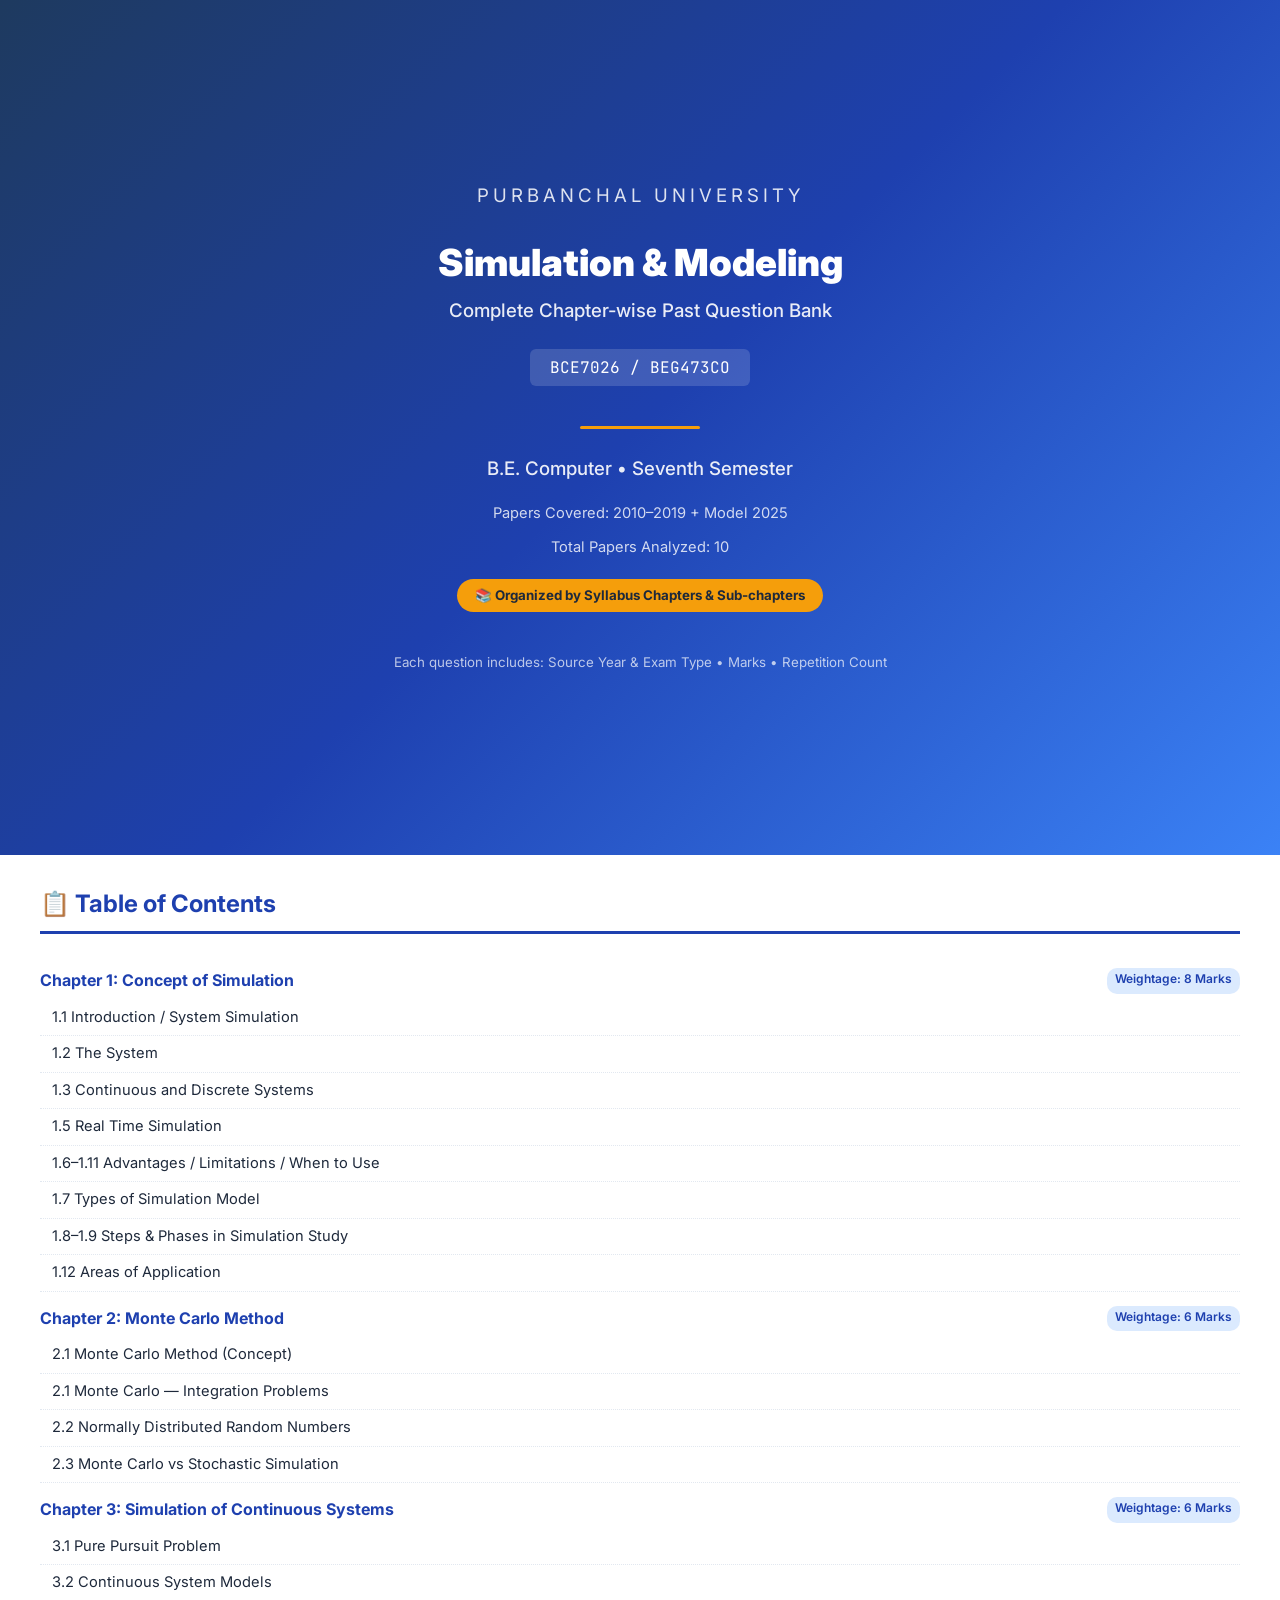
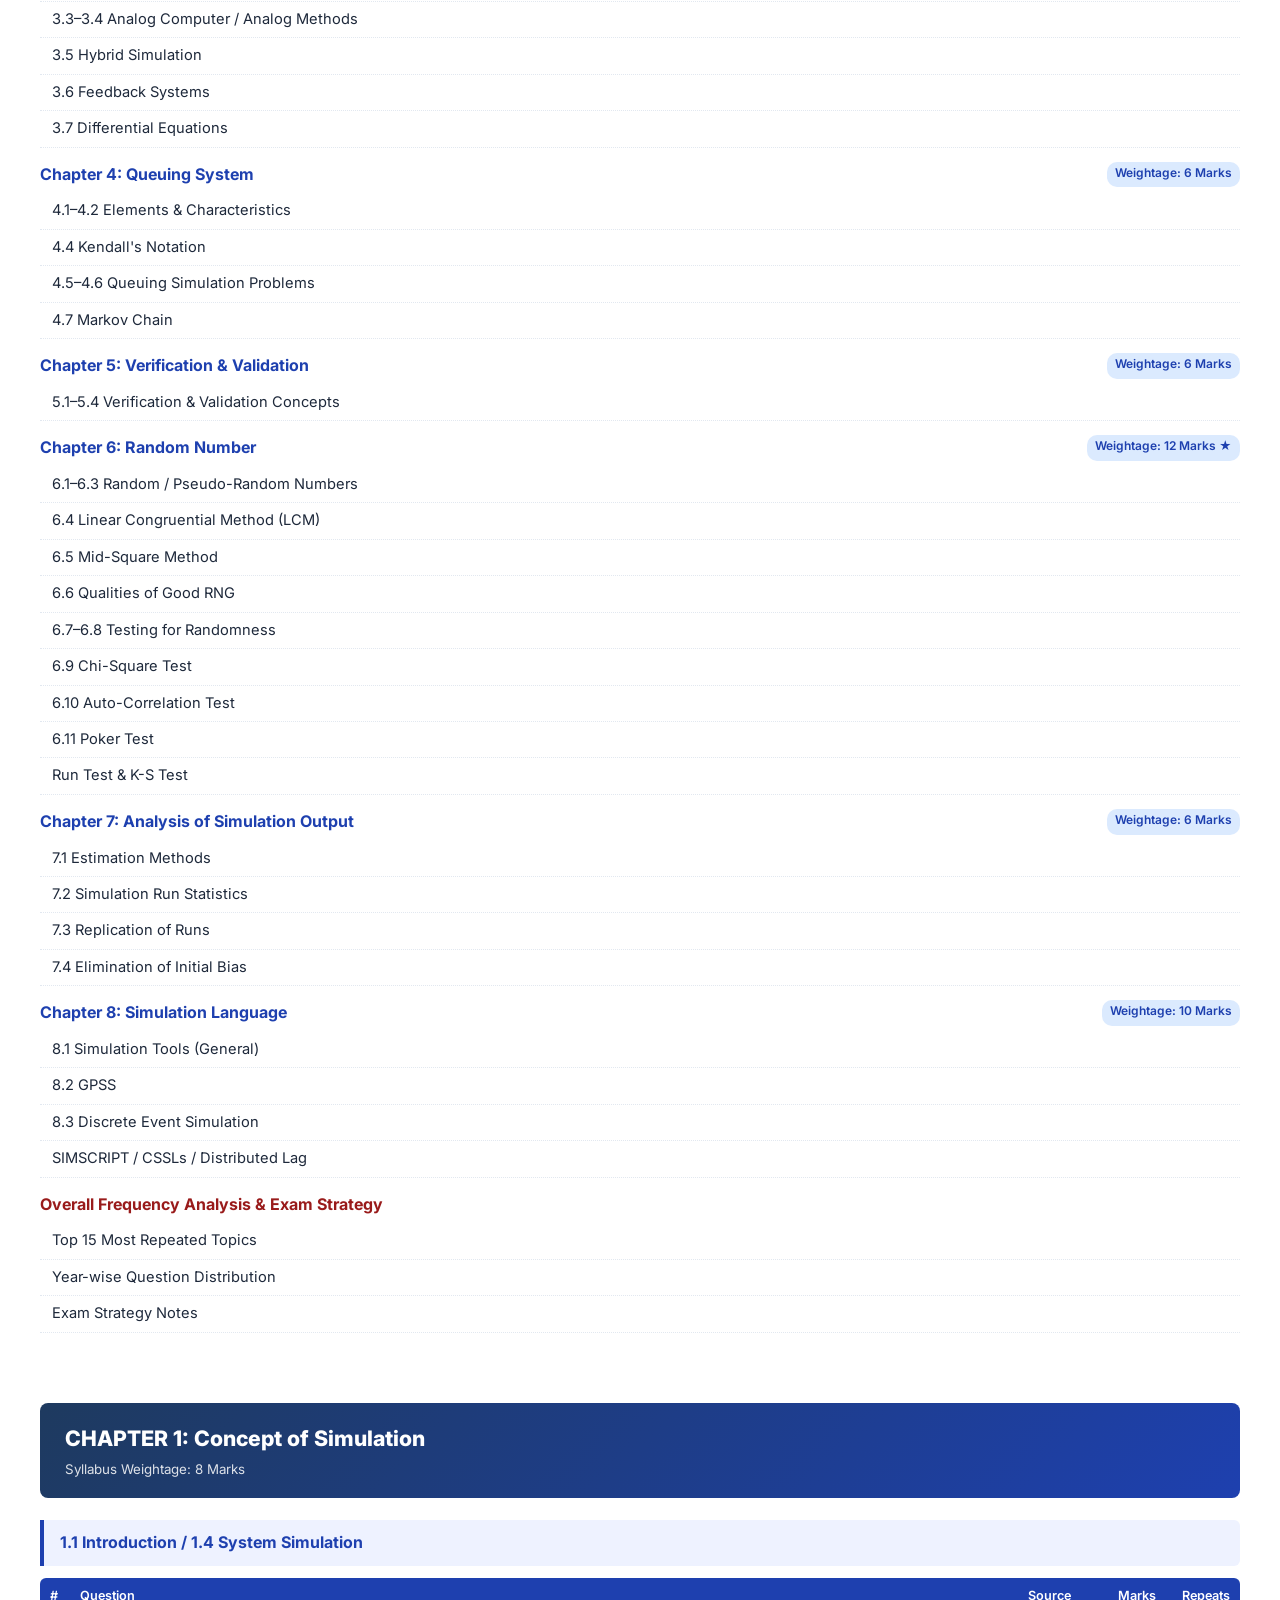
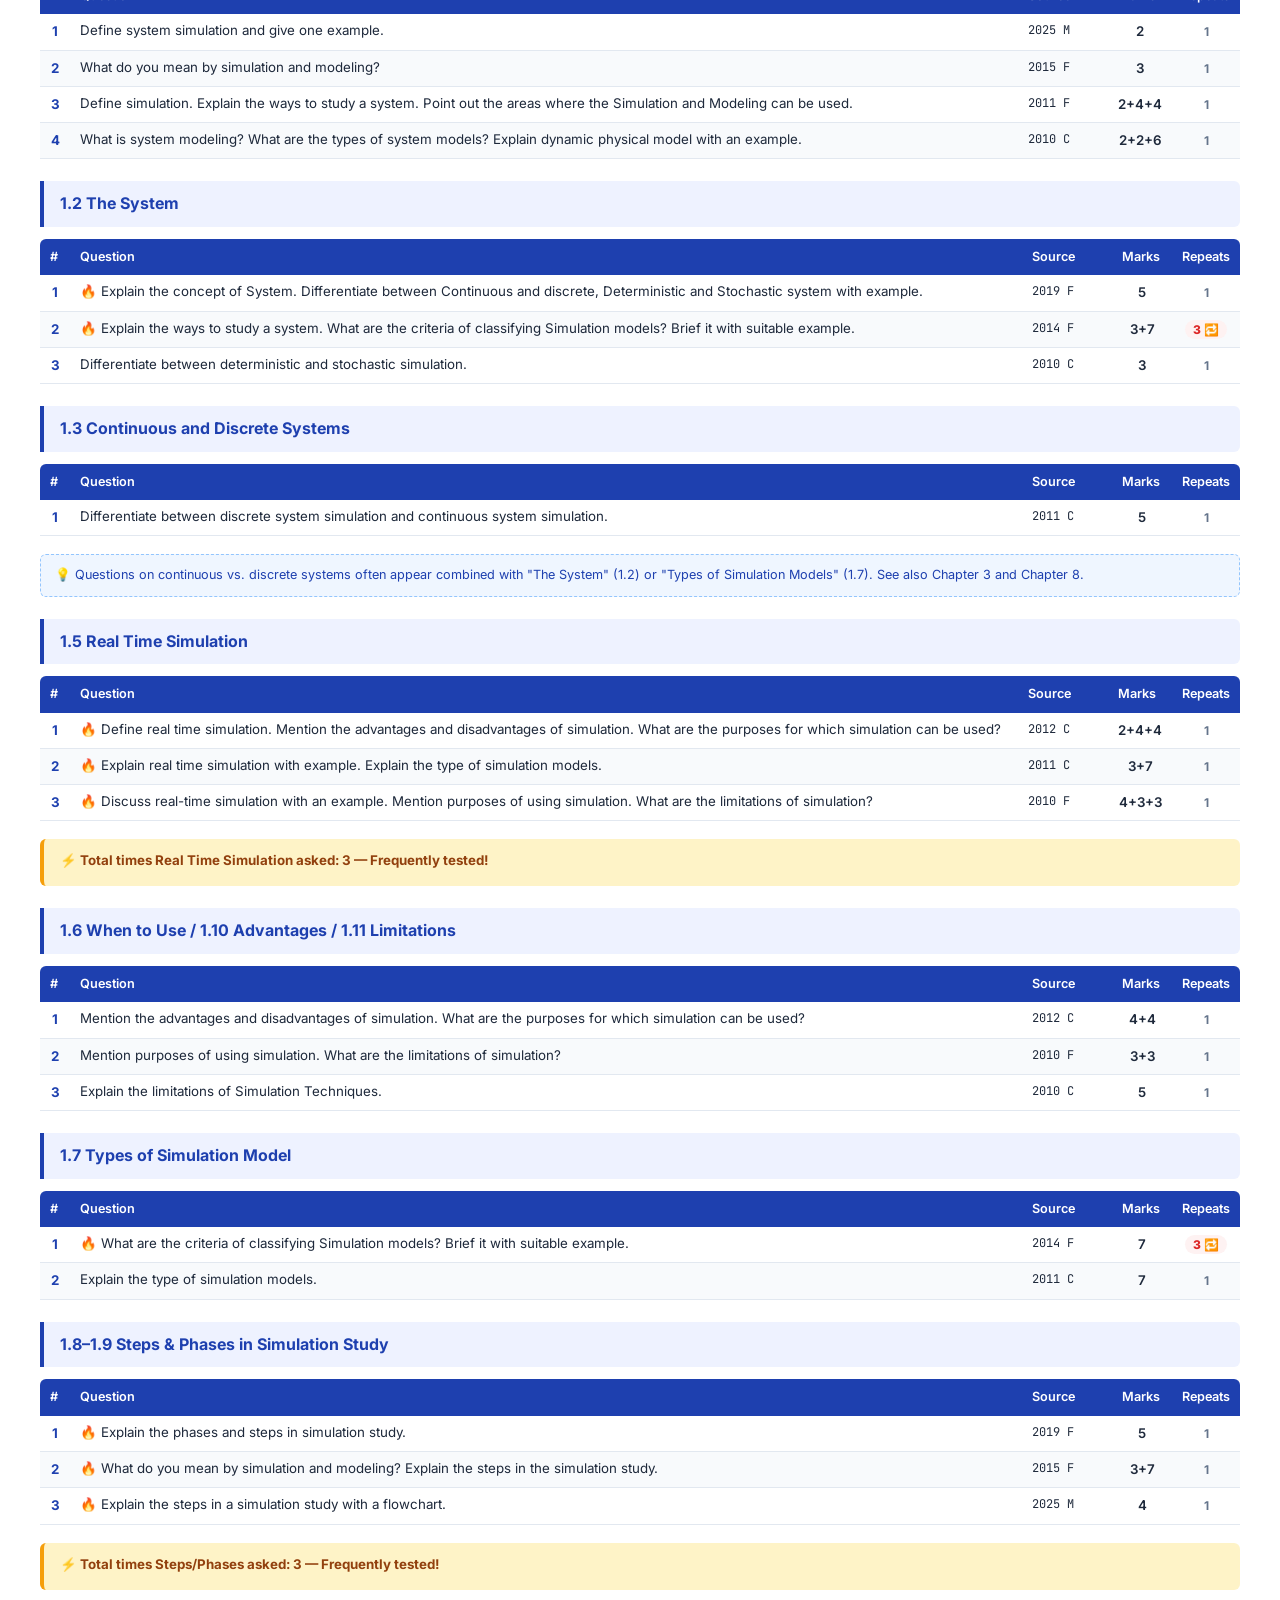
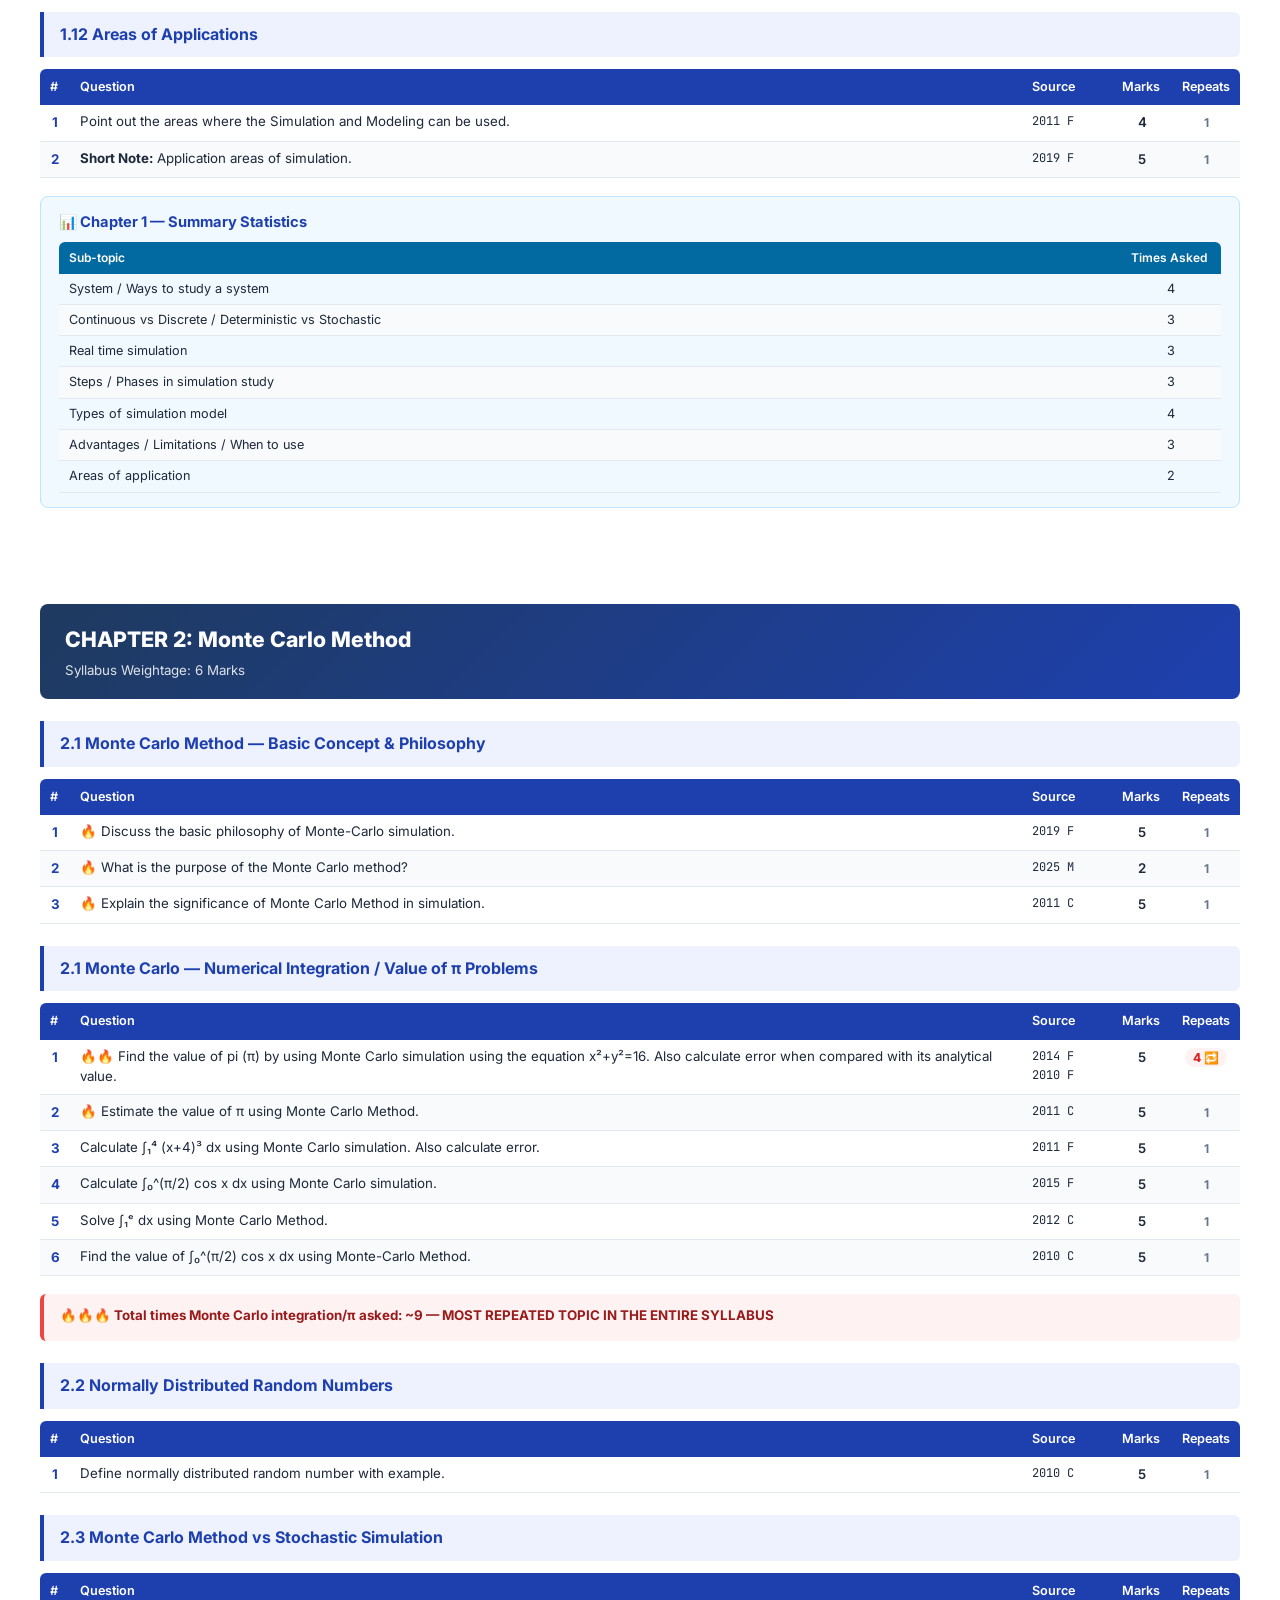
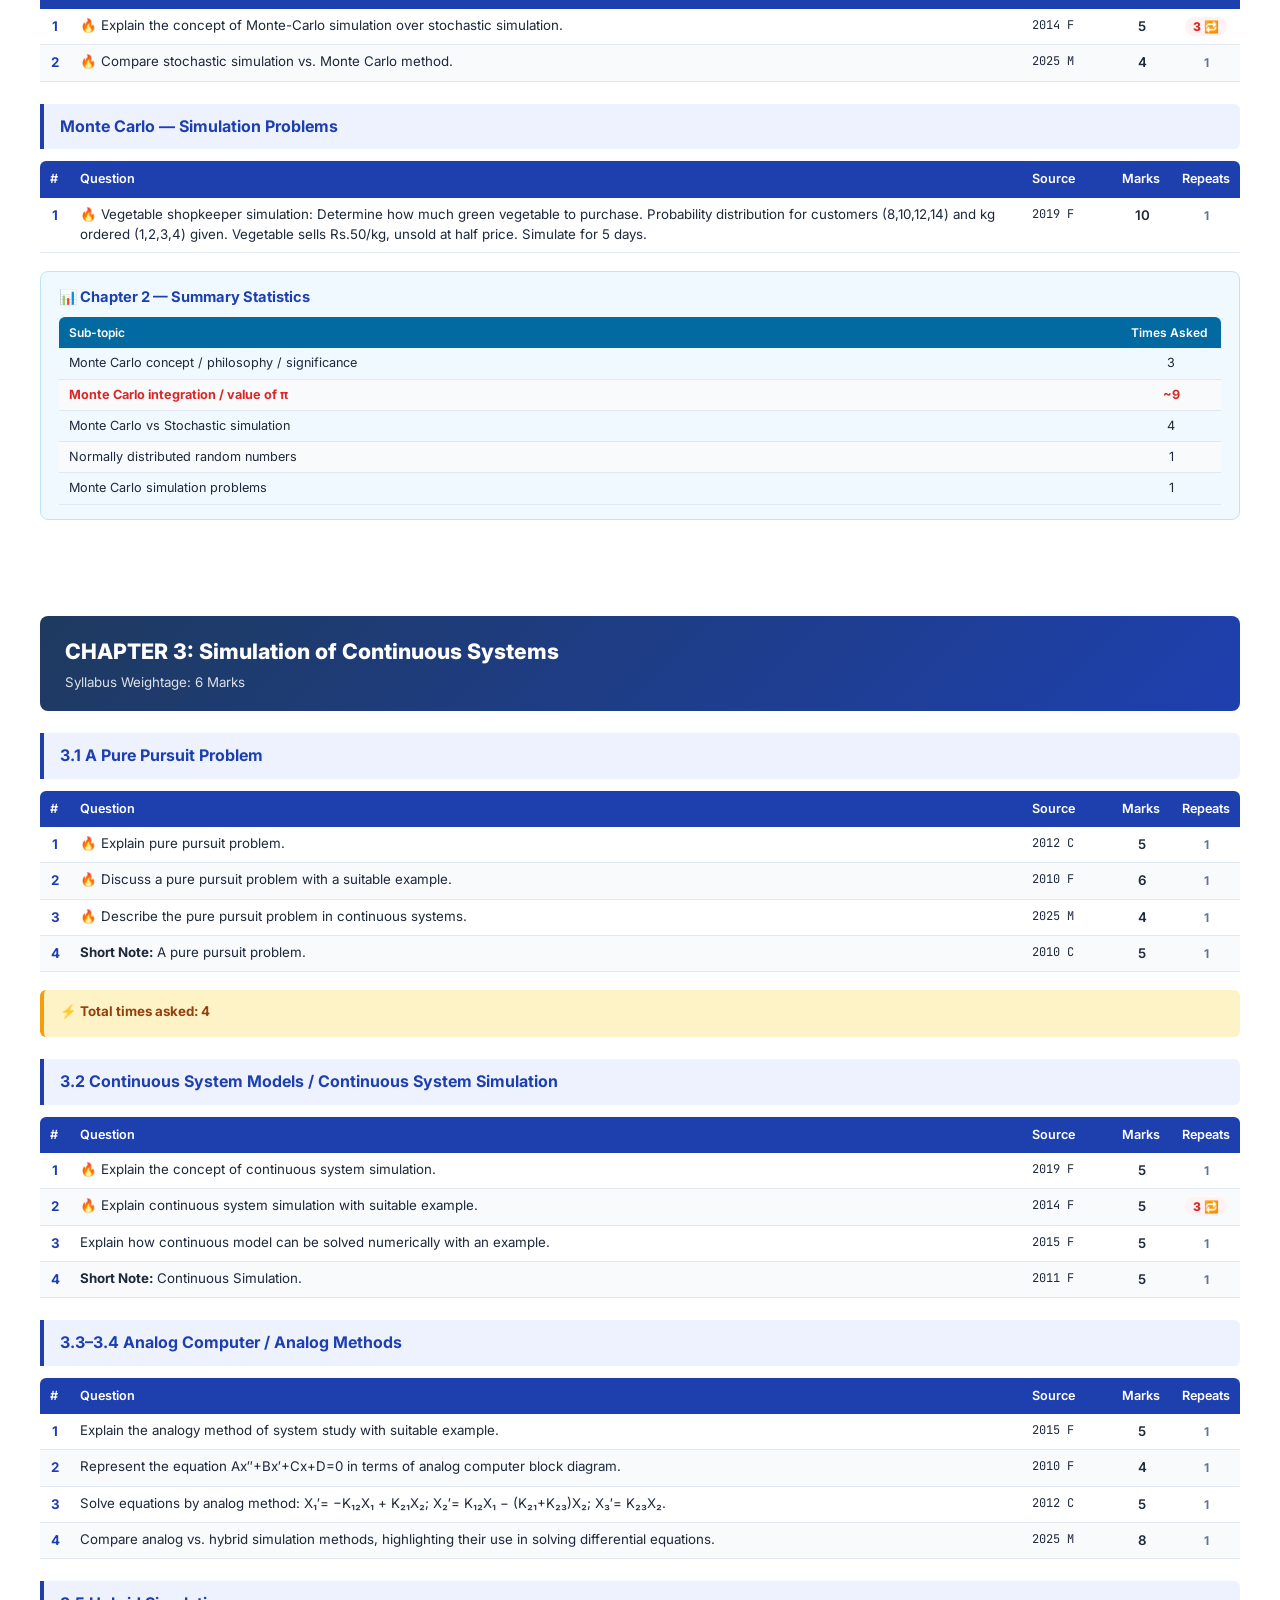
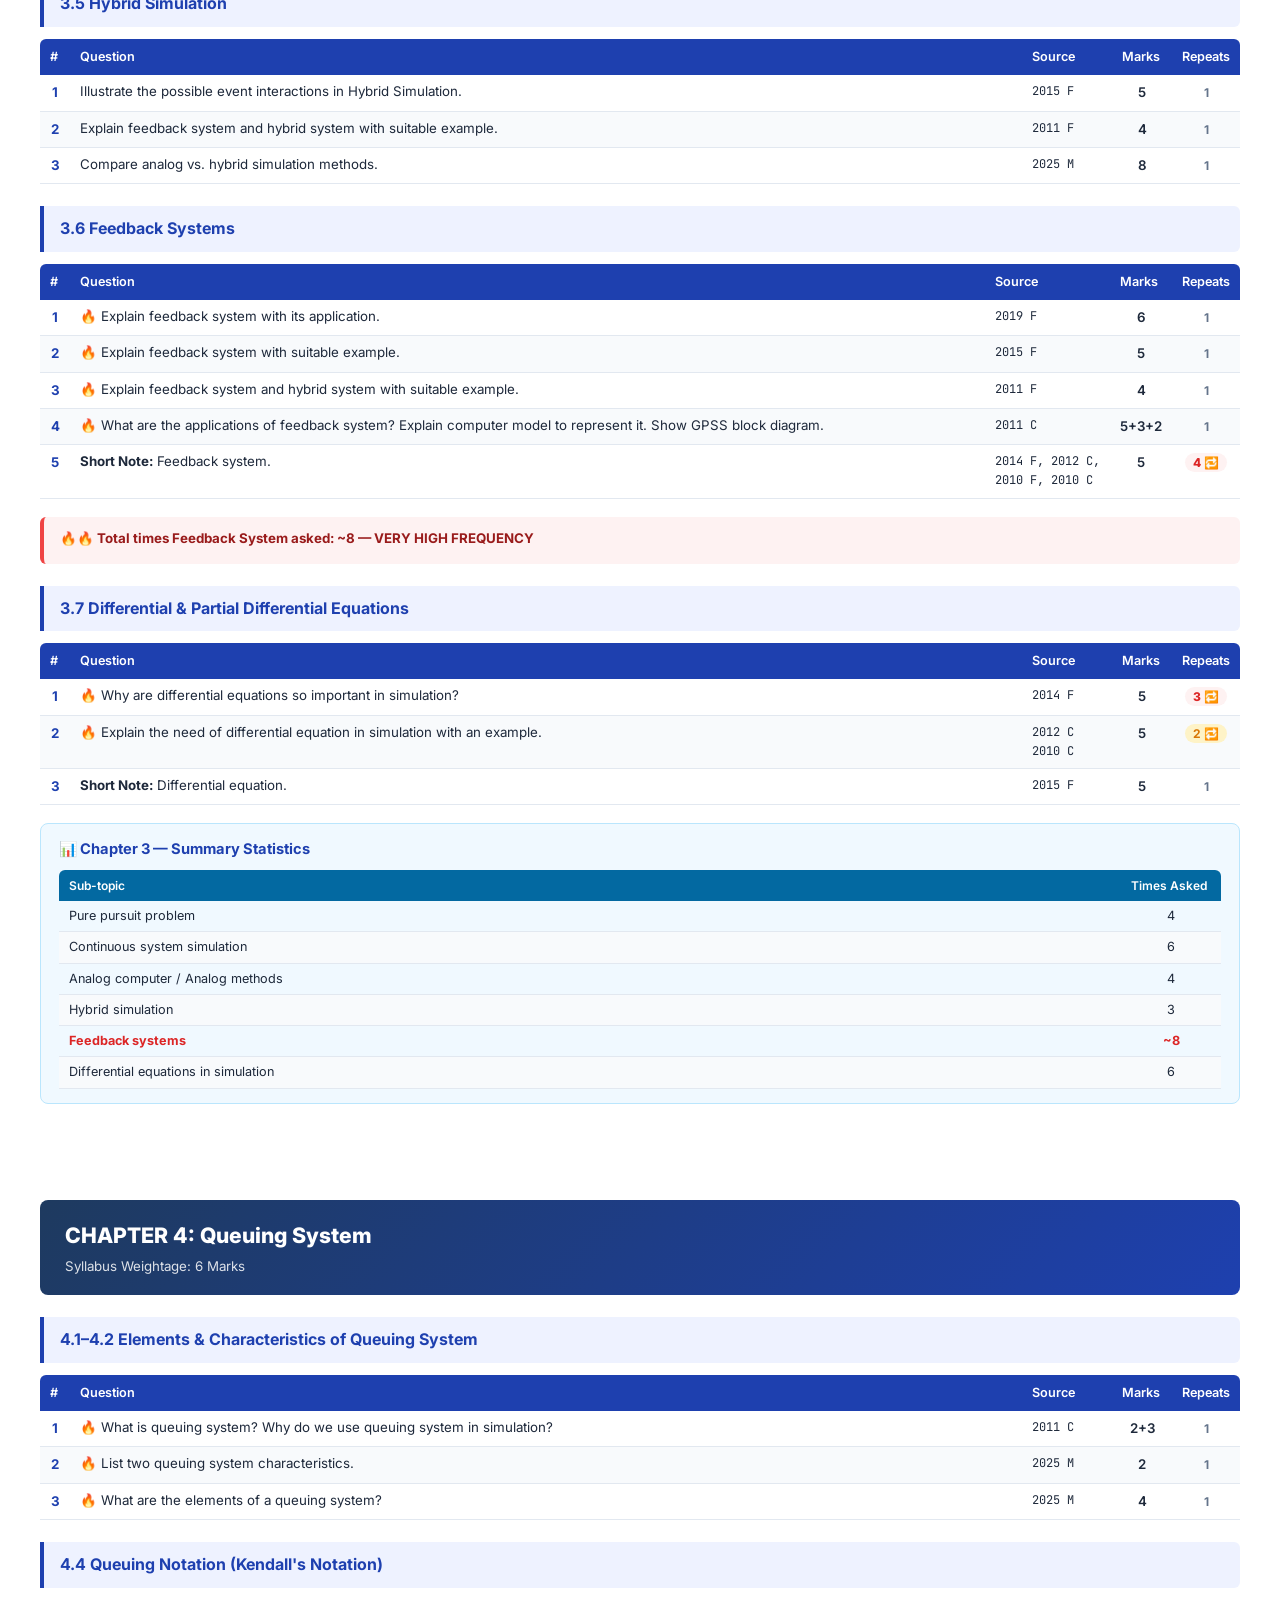
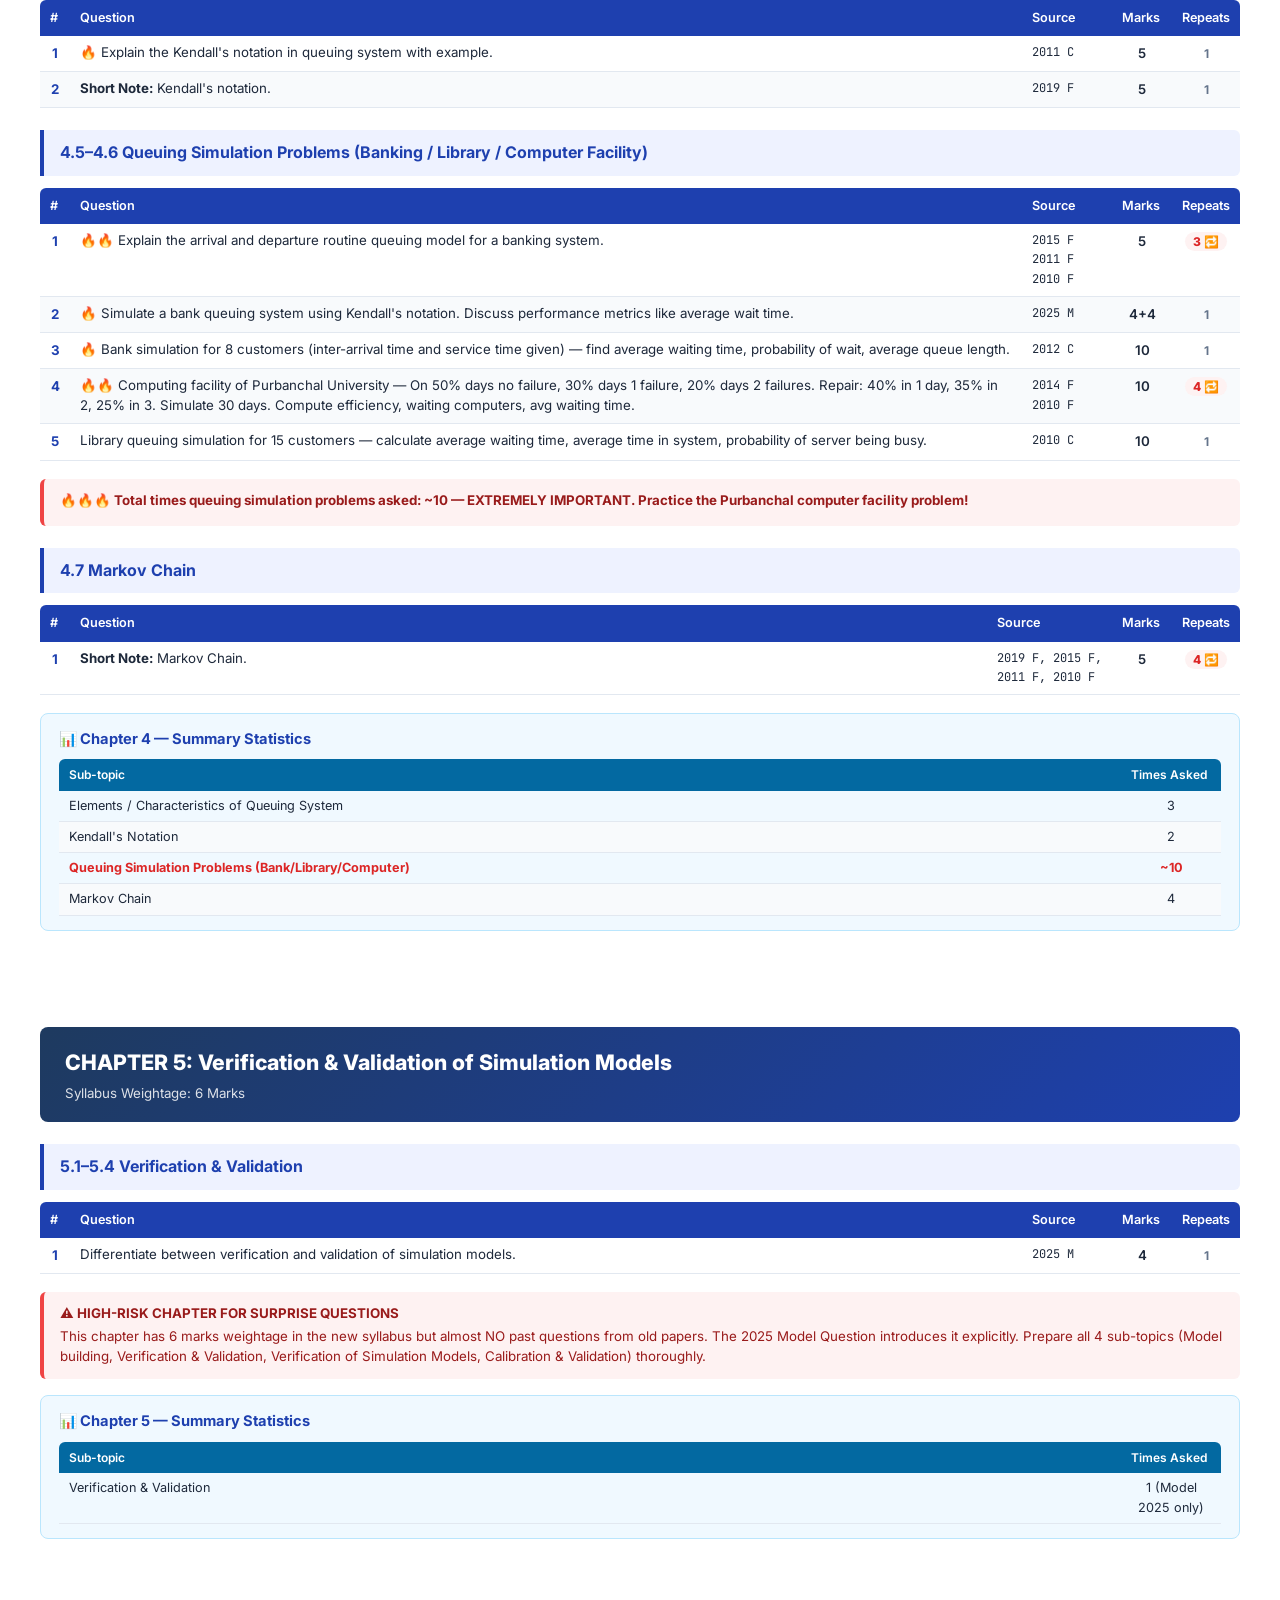
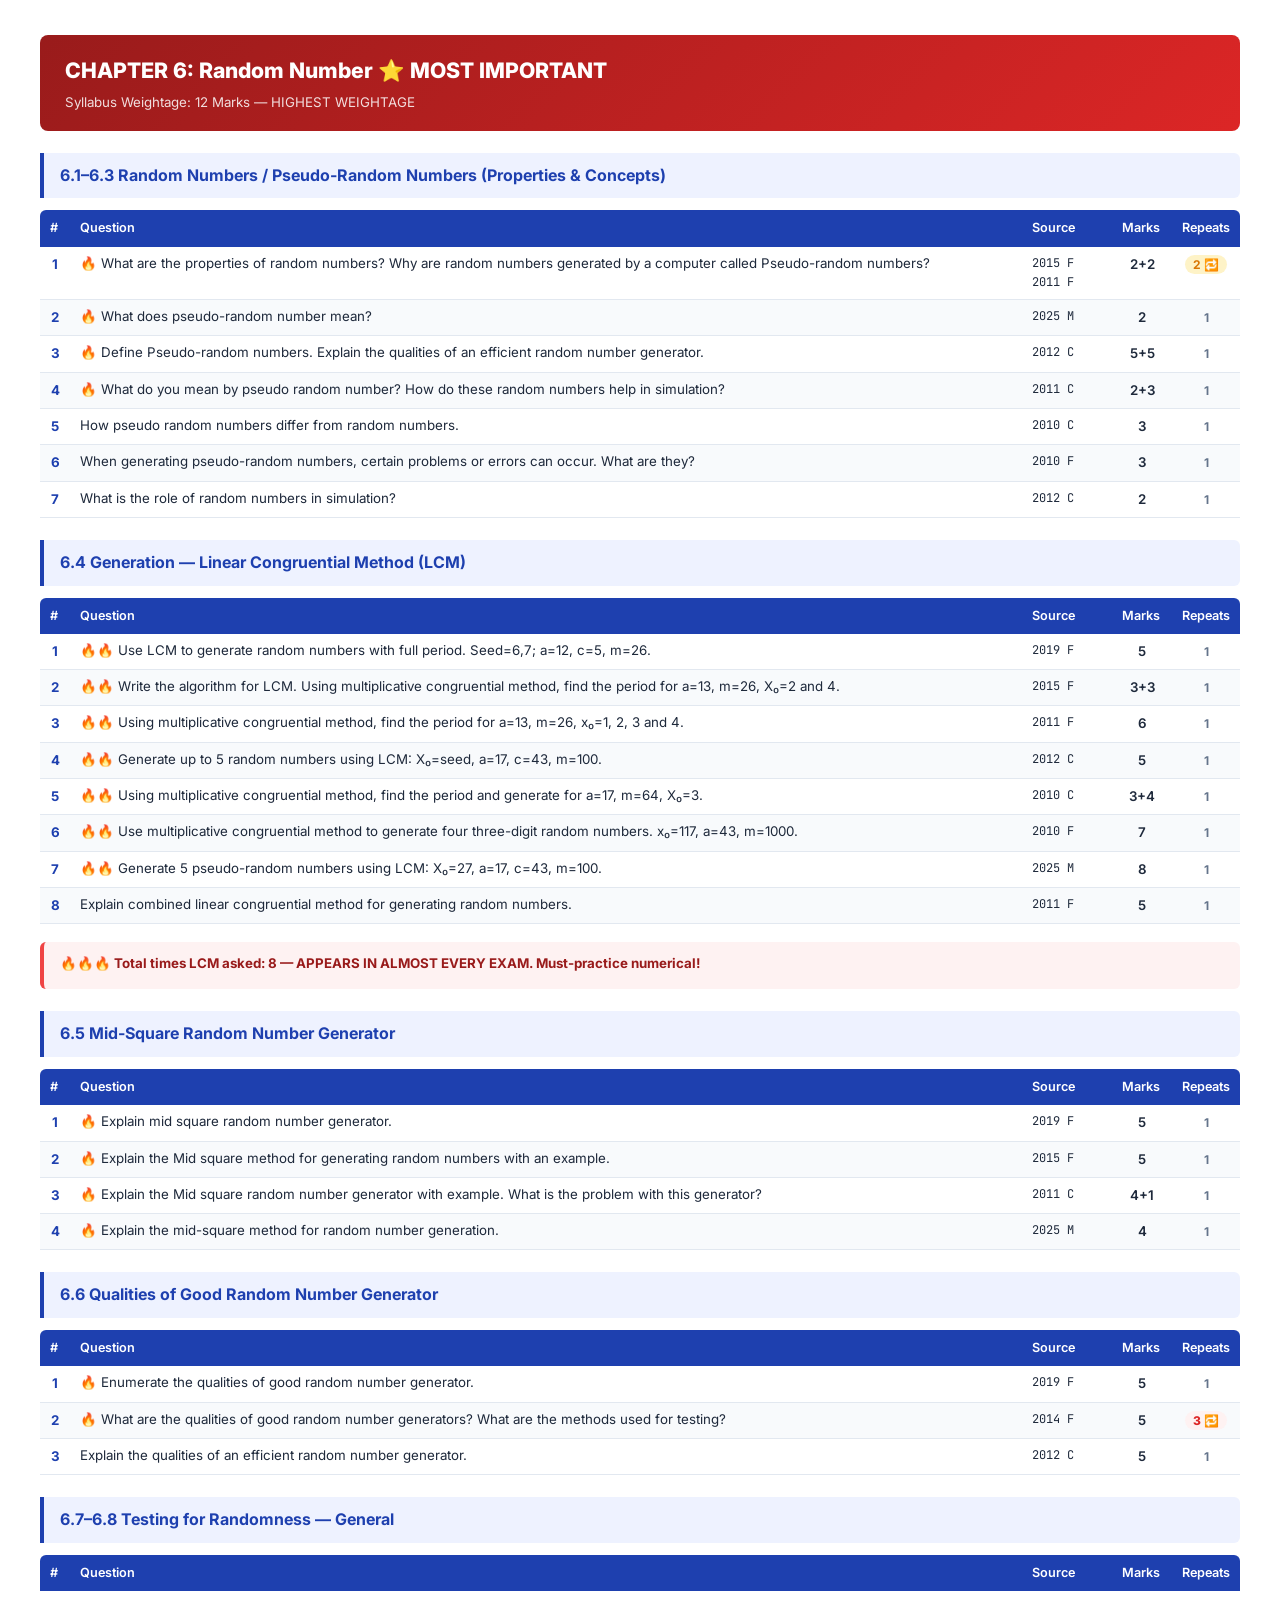
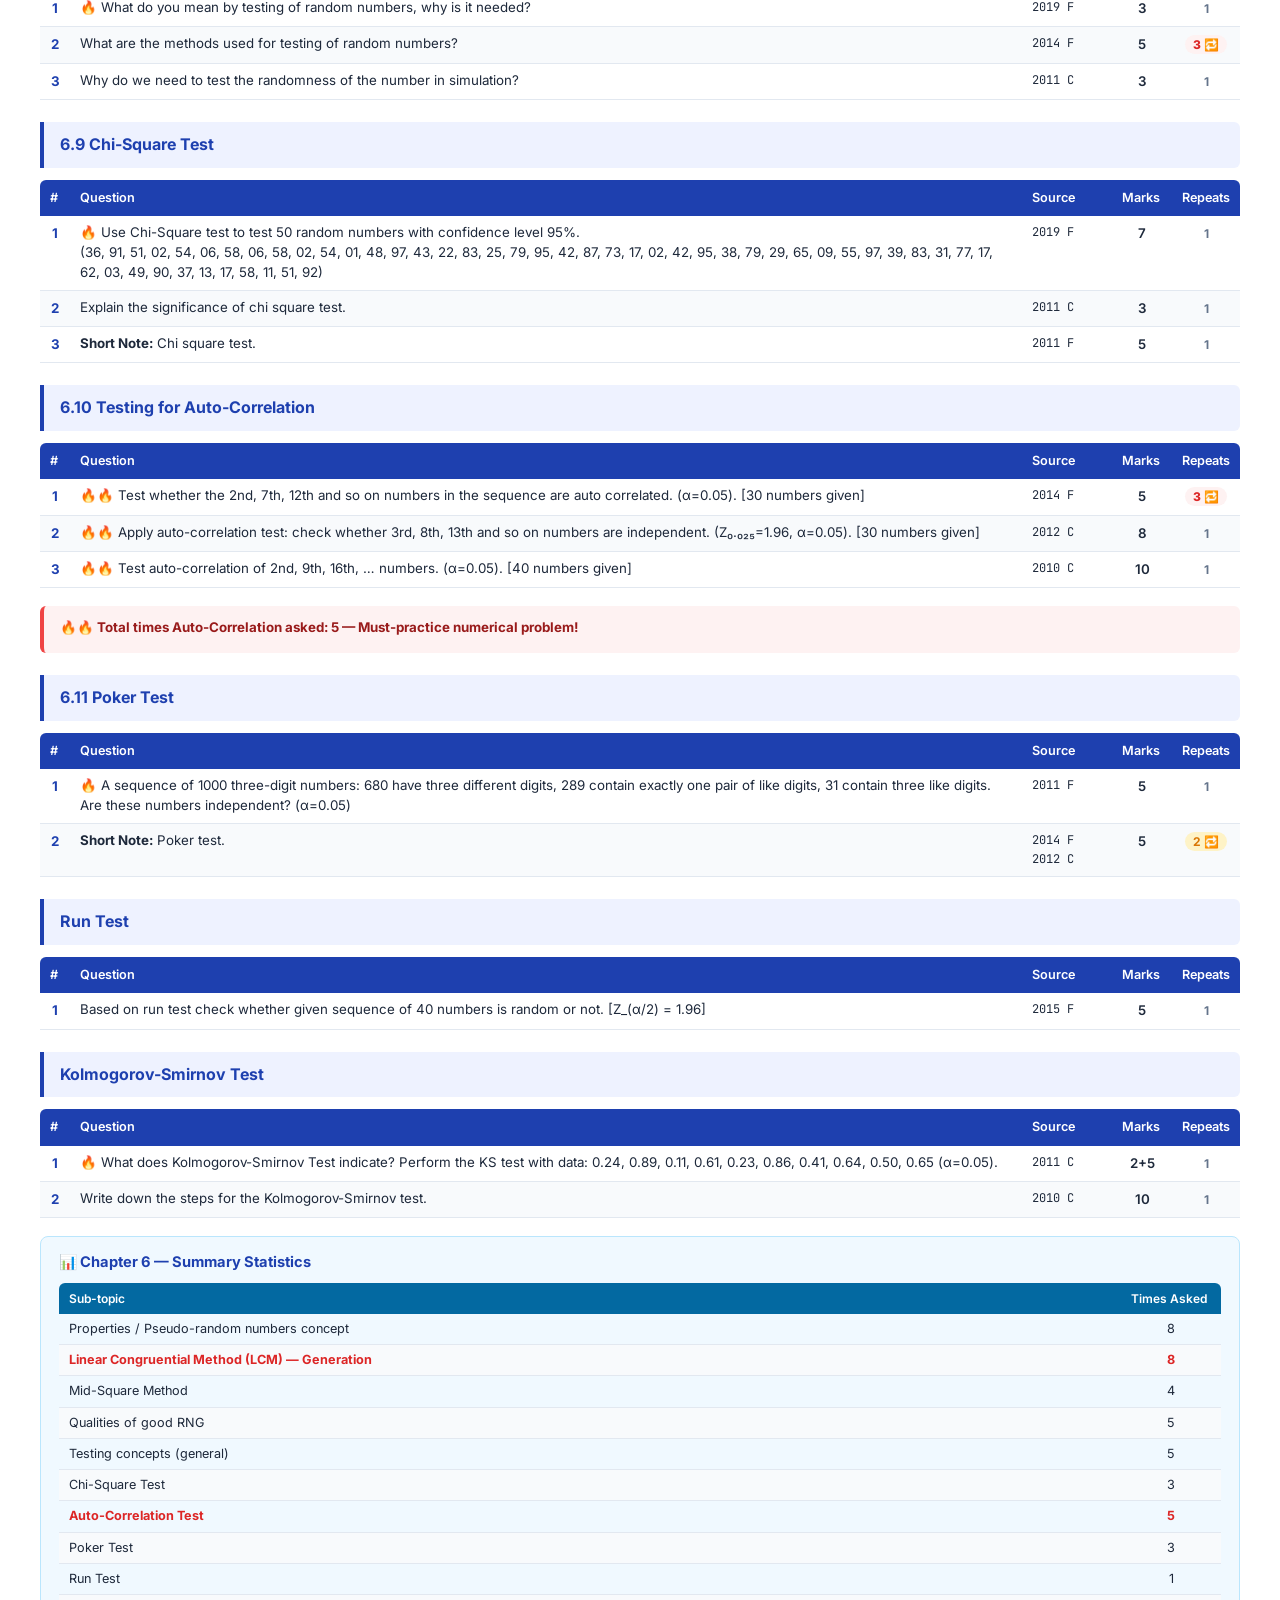
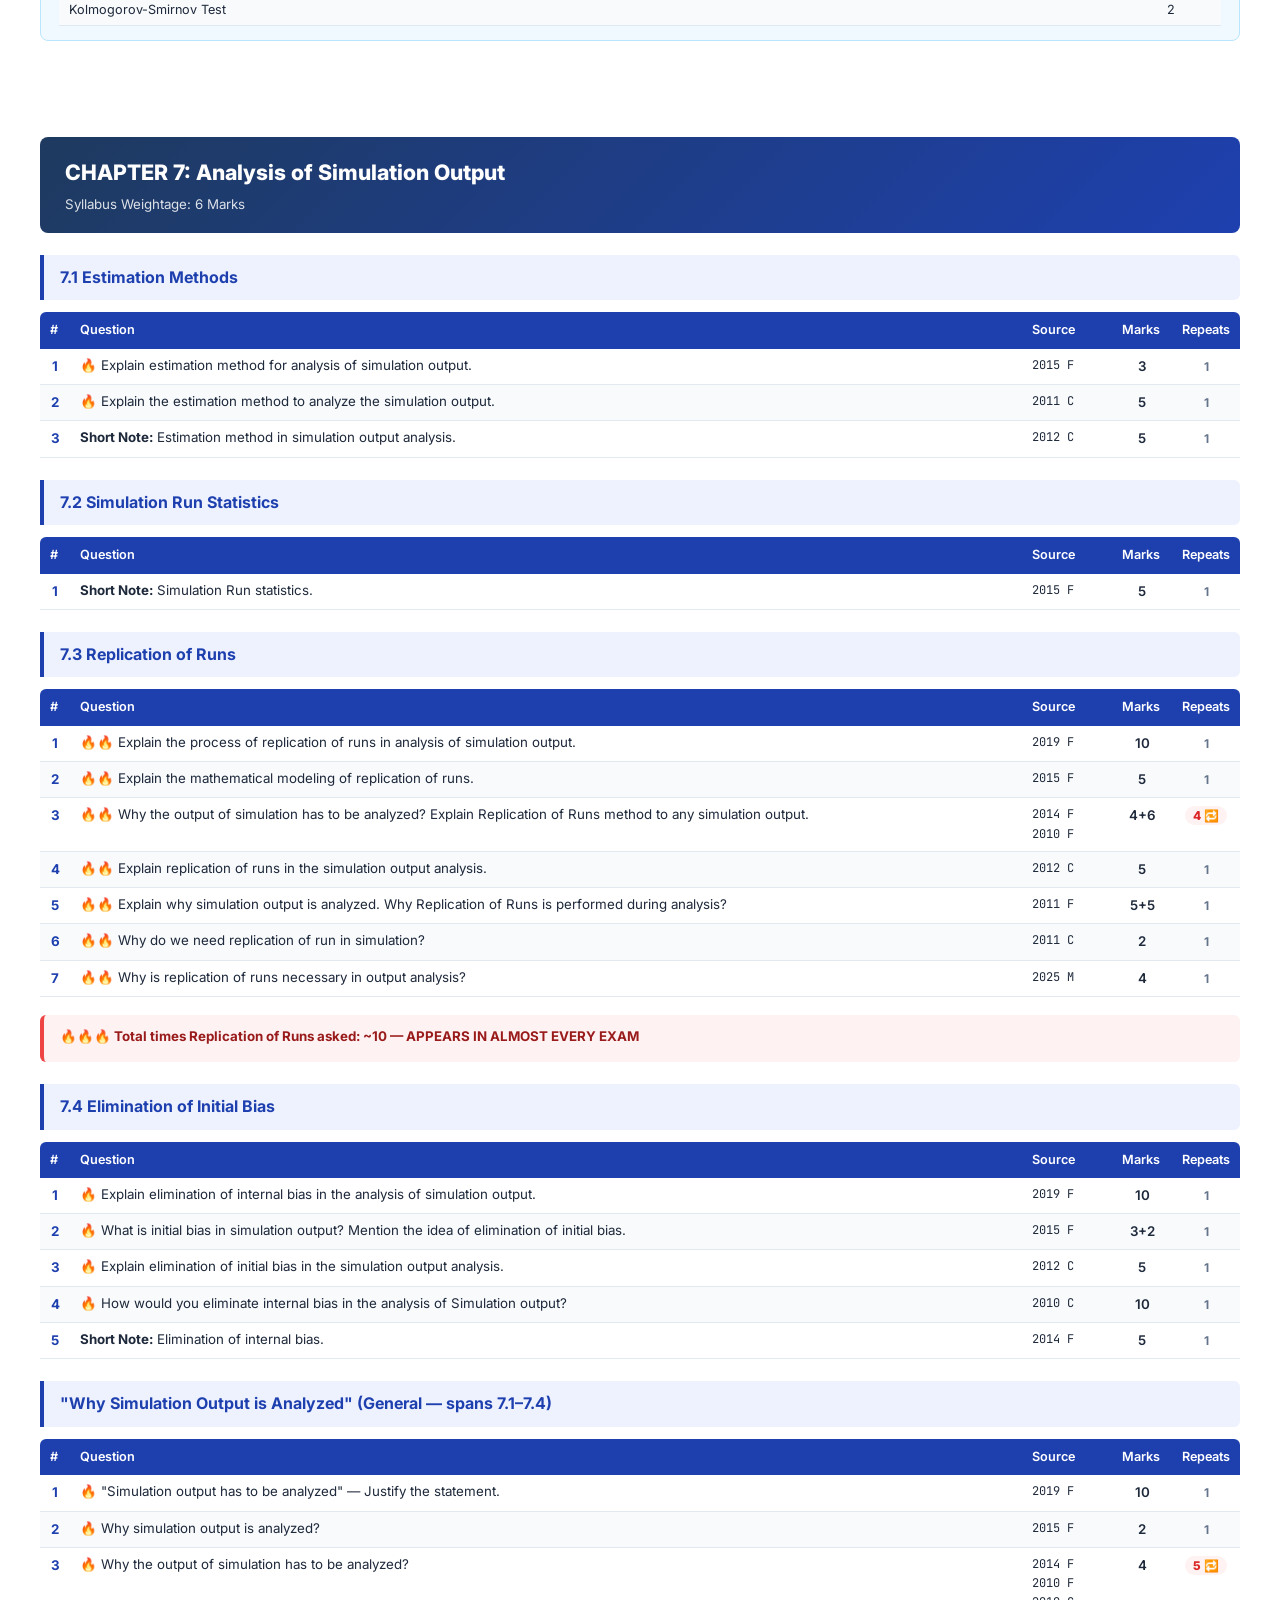
<file: _reference/Simulation_Modeling_Question_Bank.html>
<!DOCTYPE html>
<html lang="en">
<head>
    <meta charset="UTF-8">
    <meta name="viewport" content="width=device-width, initial-scale=1.0">
    <title>Simulation & Modeling — Complete Chapter-wise Past Question Bank</title>
    <style>
        @import url('https://fonts.googleapis.com/css2?family=Inter:wght@400;500;600;700;800;900&family=JetBrains+Mono:wght@400;500&display=swap');

        :root {
            --primary: #1e40af;
            --primary-light: #3b82f6;
            --accent: #f59e0b;
            --danger: #ef4444;
            --success: #10b981;
            --bg: #ffffff;
            --text: #1e293b;
            --text-muted: #64748b;
            --border: #e2e8f0;
            --surface: #f8fafc;
            --highlight: #fef3c7;
        }

        * { margin: 0; padding: 0; box-sizing: border-box; }

        body {
            font-family: 'Inter', sans-serif;
            color: var(--text);
            background: var(--bg);
            font-size: 11pt;
            line-height: 1.6;
            padding: 0;
        }

        @media print {
            body { padding: 0; font-size: 10pt; }
            .page-break { page-break-before: always; }
            .no-break { page-break-inside: avoid; }
            table { page-break-inside: auto; }
            tr { page-break-inside: avoid; }
            .cover-page { page-break-after: always; height: 100vh; }
            @page { margin: 1.5cm 1.8cm; size: A4; }
        }

        /* ===== COVER PAGE ===== */
        .cover-page {
            display: flex;
            flex-direction: column;
            justify-content: center;
            align-items: center;
            min-height: 95vh;
            text-align: center;
            padding: 40px;
            background: linear-gradient(135deg, #1e3a5f 0%, #1e40af 50%, #3b82f6 100%);
            color: white;
            border-radius: 0;
        }
        .cover-page .university {
            font-size: 14pt;
            letter-spacing: 4px;
            text-transform: uppercase;
            opacity: 0.85;
            margin-bottom: 10px;
        }
        .cover-page .title {
            font-size: 28pt;
            font-weight: 900;
            margin: 20px 0 10px;
            line-height: 1.2;
        }
        .cover-page .subtitle {
            font-size: 14pt;
            font-weight: 500;
            opacity: 0.9;
            margin-bottom: 8px;
        }
        .cover-page .code {
            font-family: 'JetBrains Mono', monospace;
            font-size: 12pt;
            background: rgba(255,255,255,0.15);
            padding: 6px 20px;
            border-radius: 6px;
            margin: 15px 0;
        }
        .cover-page .divider {
            width: 120px;
            height: 3px;
            background: var(--accent);
            margin: 25px auto;
            border-radius: 2px;
        }
        .cover-page .meta {
            font-size: 11pt;
            opacity: 0.8;
            margin-top: 10px;
        }
        .cover-page .meta span {
            display: inline-block;
            margin: 0 10px;
        }
        .cover-page .badge {
            display: inline-block;
            background: var(--accent);
            color: #1e293b;
            font-weight: 700;
            font-size: 10pt;
            padding: 6px 18px;
            border-radius: 20px;
            margin-top: 20px;
        }

        /* ===== TOC ===== */
        .toc {
            padding: 30px 40px;
        }
        .toc h2 {
            font-size: 18pt;
            color: var(--primary);
            border-bottom: 3px solid var(--primary);
            padding-bottom: 8px;
            margin-bottom: 20px;
        }
        .toc-list {
            list-style: none;
        }
        .toc-list li {
            padding: 6px 0;
            border-bottom: 1px dotted var(--border);
            display: flex;
            justify-content: space-between;
            font-size: 11pt;
        }
        .toc-list li.chapter {
            font-weight: 700;
            color: var(--primary);
            padding-top: 14px;
            border-bottom: none;
            font-size: 12pt;
        }
        .toc-list li .marks-badge {
            background: #dbeafe;
            color: var(--primary);
            font-weight: 600;
            font-size: 9pt;
            padding: 1px 8px;
            border-radius: 10px;
        }

        /* ===== MAIN CONTENT ===== */
        .content { padding: 10px 40px 40px; }

        .chapter-header {
            background: linear-gradient(135deg, #1e3a5f, #1e40af);
            color: white;
            padding: 18px 25px;
            border-radius: 8px;
            margin: 30px 0 20px;
        }
        .chapter-header h2 {
            font-size: 16pt;
            font-weight: 800;
        }
        .chapter-header .weightage {
            font-size: 10pt;
            opacity: 0.85;
            margin-top: 4px;
        }

        .sub-header {
            background: #eef2ff;
            border-left: 4px solid var(--primary);
            padding: 10px 16px;
            margin: 22px 0 12px;
            font-size: 12pt;
            font-weight: 700;
            color: var(--primary);
            border-radius: 0 6px 6px 0;
        }

        /* ===== TABLES ===== */
        table {
            width: 100%;
            border-collapse: collapse;
            margin: 10px 0 18px;
            font-size: 10pt;
        }
        thead th {
            background: #1e40af;
            color: white;
            padding: 8px 10px;
            text-align: left;
            font-weight: 600;
            font-size: 9.5pt;
        }
        thead th:first-child { border-radius: 6px 0 0 0; }
        thead th:last-child { border-radius: 0 6px 0 0; }

        tbody td {
            padding: 7px 10px;
            border-bottom: 1px solid var(--border);
            vertical-align: top;
        }
        tbody tr:nth-child(even) { background: #f8fafc; }
        tbody tr:hover { background: #eef2ff; }

        .q-num {
            font-weight: 700;
            color: var(--primary);
            text-align: center;
            width: 30px;
        }
        .q-text { line-height: 1.5; }
        .q-source {
            font-family: 'JetBrains Mono', monospace;
            font-size: 9pt;
            white-space: nowrap;
        }
        .q-marks {
            font-weight: 600;
            text-align: center;
            white-space: nowrap;
        }
        .q-repeats {
            text-align: center;
            font-weight: 700;
        }

        .fire { color: #ef4444; }
        .repeat-high {
            background: #fef2f2;
            color: #dc2626;
            font-weight: 800;
            padding: 2px 8px;
            border-radius: 10px;
            font-size: 9pt;
        }
        .repeat-med {
            background: #fef3c7;
            color: #d97706;
            font-weight: 700;
            padding: 2px 8px;
            border-radius: 10px;
            font-size: 9pt;
        }
        .repeat-low {
            color: var(--text-muted);
            font-size: 9pt;
        }

        /* ===== SUMMARY BOXES ===== */
        .summary-box {
            background: #f0f9ff;
            border: 1px solid #bae6fd;
            border-radius: 8px;
            padding: 14px 18px;
            margin: 16px 0;
        }
        .summary-box h4 {
            color: var(--primary);
            font-size: 11pt;
            margin-bottom: 8px;
        }
        .summary-box table {
            margin: 0;
        }
        .summary-box thead th {
            background: #0369a1;
            font-size: 9pt;
            padding: 6px 10px;
        }
        .summary-box tbody td {
            padding: 5px 10px;
            font-size: 9.5pt;
        }

        /* ===== ALERT BOXES ===== */
        .alert {
            padding: 12px 16px;
            border-radius: 6px;
            margin: 14px 0;
            font-size: 10pt;
            line-height: 1.5;
        }
        .alert-tip {
            background: #ecfdf5;
            border-left: 4px solid #10b981;
            color: #065f46;
        }
        .alert-important {
            background: #fef3c7;
            border-left: 4px solid #f59e0b;
            color: #92400e;
        }
        .alert-danger {
            background: #fef2f2;
            border-left: 4px solid #ef4444;
            color: #991b1b;
        }
        .alert strong { display: block; margin-bottom: 3px; }

        /* ===== FREQUENCY TABLE ===== */
        .freq-table thead th {
            background: #991b1b;
        }
        .freq-table .rank {
            font-weight: 800;
            text-align: center;
            font-size: 12pt;
        }
        .freq-table .topic-name {
            font-weight: 600;
        }

        /* ===== YEAR DIST ===== */
        .year-block {
            margin: 20px 0;
        }
        .year-block h3 {
            background: #334155;
            color: white;
            padding: 8px 14px;
            border-radius: 6px 6px 0 0;
            font-size: 11pt;
        }
        .year-block table thead th {
            background: #475569;
            font-size: 9pt;
        }

        .note-box {
            background: #eff6ff;
            border: 1px dashed #93c5fd;
            padding: 10px 14px;
            border-radius: 6px;
            font-size: 9.5pt;
            color: #1e40af;
            margin: 10px 0;
        }

        .strategy-section {
            background: linear-gradient(135deg, #fef3c7, #fde68a);
            border: 2px solid #f59e0b;
            border-radius: 10px;
            padding: 20px 24px;
            margin: 24px 0;
        }
        .strategy-section h3 {
            color: #92400e;
            font-size: 14pt;
            margin-bottom: 12px;
        }
        .strategy-section ul {
            margin-left: 18px;
        }
        .strategy-section li {
            margin: 5px 0;
            font-size: 10.5pt;
        }
    </style>
</head>
<body>

<!-- ==================== COVER PAGE ==================== -->
<div class="cover-page">
    <div class="university">Purbanchal University</div>
    <div class="title">Simulation &amp; Modeling</div>
    <div class="subtitle">Complete Chapter-wise Past Question Bank</div>
    <div class="code">BCE7026 / BEG473CO</div>
    <div class="divider"></div>
    <div class="subtitle">B.E. Computer &bull; Seventh Semester</div>
    <div class="meta">
        <span>Papers Covered: 2010–2019 + Model 2025</span>
    </div>
    <div class="meta">
        <span>Total Papers Analyzed: 10</span>
    </div>
    <div class="badge">📚 Organized by Syllabus Chapters &amp; Sub-chapters</div>
    <div style="margin-top:40px; font-size:10pt; opacity:0.7;">
        Each question includes: Source Year &amp; Exam Type &bull; Marks &bull; Repetition Count
    </div>
</div>

<!-- ==================== TABLE OF CONTENTS ==================== -->
<div class="toc page-break">
    <h2>📋 Table of Contents</h2>
    <ul class="toc-list">
        <li class="chapter">Chapter 1: Concept of Simulation <span class="marks-badge">Weightage: 8 Marks</span></li>
        <li>&nbsp;&nbsp;&nbsp;1.1 Introduction / System Simulation</li>
        <li>&nbsp;&nbsp;&nbsp;1.2 The System</li>
        <li>&nbsp;&nbsp;&nbsp;1.3 Continuous and Discrete Systems</li>
        <li>&nbsp;&nbsp;&nbsp;1.5 Real Time Simulation</li>
        <li>&nbsp;&nbsp;&nbsp;1.6–1.11 Advantages / Limitations / When to Use</li>
        <li>&nbsp;&nbsp;&nbsp;1.7 Types of Simulation Model</li>
        <li>&nbsp;&nbsp;&nbsp;1.8–1.9 Steps &amp; Phases in Simulation Study</li>
        <li>&nbsp;&nbsp;&nbsp;1.12 Areas of Application</li>

        <li class="chapter">Chapter 2: Monte Carlo Method <span class="marks-badge">Weightage: 6 Marks</span></li>
        <li>&nbsp;&nbsp;&nbsp;2.1 Monte Carlo Method (Concept)</li>
        <li>&nbsp;&nbsp;&nbsp;2.1 Monte Carlo — Integration Problems</li>
        <li>&nbsp;&nbsp;&nbsp;2.2 Normally Distributed Random Numbers</li>
        <li>&nbsp;&nbsp;&nbsp;2.3 Monte Carlo vs Stochastic Simulation</li>

        <li class="chapter">Chapter 3: Simulation of Continuous Systems <span class="marks-badge">Weightage: 6 Marks</span></li>
        <li>&nbsp;&nbsp;&nbsp;3.1 Pure Pursuit Problem</li>
        <li>&nbsp;&nbsp;&nbsp;3.2 Continuous System Models</li>
        <li>&nbsp;&nbsp;&nbsp;3.3–3.4 Analog Computer / Analog Methods</li>
        <li>&nbsp;&nbsp;&nbsp;3.5 Hybrid Simulation</li>
        <li>&nbsp;&nbsp;&nbsp;3.6 Feedback Systems</li>
        <li>&nbsp;&nbsp;&nbsp;3.7 Differential Equations</li>

        <li class="chapter">Chapter 4: Queuing System <span class="marks-badge">Weightage: 6 Marks</span></li>
        <li>&nbsp;&nbsp;&nbsp;4.1–4.2 Elements &amp; Characteristics</li>
        <li>&nbsp;&nbsp;&nbsp;4.4 Kendall's Notation</li>
        <li>&nbsp;&nbsp;&nbsp;4.5–4.6 Queuing Simulation Problems</li>
        <li>&nbsp;&nbsp;&nbsp;4.7 Markov Chain</li>

        <li class="chapter">Chapter 5: Verification &amp; Validation <span class="marks-badge">Weightage: 6 Marks</span></li>
        <li>&nbsp;&nbsp;&nbsp;5.1–5.4 Verification &amp; Validation Concepts</li>

        <li class="chapter">Chapter 6: Random Number <span class="marks-badge">Weightage: 12 Marks ★</span></li>
        <li>&nbsp;&nbsp;&nbsp;6.1–6.3 Random / Pseudo-Random Numbers</li>
        <li>&nbsp;&nbsp;&nbsp;6.4 Linear Congruential Method (LCM)</li>
        <li>&nbsp;&nbsp;&nbsp;6.5 Mid-Square Method</li>
        <li>&nbsp;&nbsp;&nbsp;6.6 Qualities of Good RNG</li>
        <li>&nbsp;&nbsp;&nbsp;6.7–6.8 Testing for Randomness</li>
        <li>&nbsp;&nbsp;&nbsp;6.9 Chi-Square Test</li>
        <li>&nbsp;&nbsp;&nbsp;6.10 Auto-Correlation Test</li>
        <li>&nbsp;&nbsp;&nbsp;6.11 Poker Test</li>
        <li>&nbsp;&nbsp;&nbsp;Run Test &amp; K-S Test</li>

        <li class="chapter">Chapter 7: Analysis of Simulation Output <span class="marks-badge">Weightage: 6 Marks</span></li>
        <li>&nbsp;&nbsp;&nbsp;7.1 Estimation Methods</li>
        <li>&nbsp;&nbsp;&nbsp;7.2 Simulation Run Statistics</li>
        <li>&nbsp;&nbsp;&nbsp;7.3 Replication of Runs</li>
        <li>&nbsp;&nbsp;&nbsp;7.4 Elimination of Initial Bias</li>

        <li class="chapter">Chapter 8: Simulation Language <span class="marks-badge">Weightage: 10 Marks</span></li>
        <li>&nbsp;&nbsp;&nbsp;8.1 Simulation Tools (General)</li>
        <li>&nbsp;&nbsp;&nbsp;8.2 GPSS</li>
        <li>&nbsp;&nbsp;&nbsp;8.3 Discrete Event Simulation</li>
        <li>&nbsp;&nbsp;&nbsp;SIMSCRIPT / CSSLs / Distributed Lag</li>

        <li class="chapter" style="color:#991b1b;">Overall Frequency Analysis &amp; Exam Strategy</li>
        <li>&nbsp;&nbsp;&nbsp;Top 15 Most Repeated Topics</li>
        <li>&nbsp;&nbsp;&nbsp;Year-wise Question Distribution</li>
        <li>&nbsp;&nbsp;&nbsp;Exam Strategy Notes</li>
    </ul>
</div>

<!-- ==================== CHAPTER 1 ==================== -->
<div class="content page-break">

    <div class="chapter-header">
        <h2>CHAPTER 1: Concept of Simulation</h2>
        <div class="weightage">Syllabus Weightage: 8 Marks</div>
    </div>

    <!-- 1.1 -->
    <div class="sub-header">1.1 Introduction / 1.4 System Simulation</div>
    <table class="no-break">
        <thead>
            <tr><th style="width:30px">#</th><th>Question</th><th style="width:90px">Source</th><th style="width:60px">Marks</th><th style="width:60px">Repeats</th></tr>
        </thead>
        <tbody>
            <tr>
                <td class="q-num">1</td>
                <td class="q-text">Define system simulation and give one example.</td>
                <td class="q-source">2025 M</td>
                <td class="q-marks">2</td>
                <td class="q-repeats"><span class="repeat-low">1</span></td>
            </tr>
            <tr>
                <td class="q-num">2</td>
                <td class="q-text">What do you mean by simulation and modeling?</td>
                <td class="q-source">2015 F</td>
                <td class="q-marks">3</td>
                <td class="q-repeats"><span class="repeat-low">1</span></td>
            </tr>
            <tr>
                <td class="q-num">3</td>
                <td class="q-text">Define simulation. Explain the ways to study a system. Point out the areas where the Simulation and Modeling can be used.</td>
                <td class="q-source">2011 F</td>
                <td class="q-marks">2+4+4</td>
                <td class="q-repeats"><span class="repeat-low">1</span></td>
            </tr>
            <tr>
                <td class="q-num">4</td>
                <td class="q-text">What is system modeling? What are the types of system models? Explain dynamic physical model with an example.</td>
                <td class="q-source">2010 C</td>
                <td class="q-marks">2+2+6</td>
                <td class="q-repeats"><span class="repeat-low">1</span></td>
            </tr>
        </tbody>
    </table>

    <!-- 1.2 -->
    <div class="sub-header">1.2 The System</div>
    <table class="no-break">
        <thead>
            <tr><th style="width:30px">#</th><th>Question</th><th style="width:90px">Source</th><th style="width:60px">Marks</th><th style="width:60px">Repeats</th></tr>
        </thead>
        <tbody>
            <tr>
                <td class="q-num">1</td>
                <td class="q-text">🔥 Explain the concept of System. Differentiate between Continuous and discrete, Deterministic and Stochastic system with example.</td>
                <td class="q-source">2019 F</td>
                <td class="q-marks">5</td>
                <td class="q-repeats"><span class="repeat-low">1</span></td>
            </tr>
            <tr>
                <td class="q-num">2</td>
                <td class="q-text">🔥 Explain the ways to study a system. What are the criteria of classifying Simulation models? Brief it with suitable example.</td>
                <td class="q-source">2014 F</td>
                <td class="q-marks">3+7</td>
                <td class="q-repeats"><span class="repeat-high">3 🔁</span></td>
            </tr>
            <tr>
                <td class="q-num">3</td>
                <td class="q-text">Differentiate between deterministic and stochastic simulation.</td>
                <td class="q-source">2010 C</td>
                <td class="q-marks">3</td>
                <td class="q-repeats"><span class="repeat-low">1</span></td>
            </tr>
        </tbody>
    </table>

    <!-- 1.3 -->
    <div class="sub-header">1.3 Continuous and Discrete Systems</div>
    <table class="no-break">
        <thead>
            <tr><th style="width:30px">#</th><th>Question</th><th style="width:90px">Source</th><th style="width:60px">Marks</th><th style="width:60px">Repeats</th></tr>
        </thead>
        <tbody>
            <tr>
                <td class="q-num">1</td>
                <td class="q-text">Differentiate between discrete system simulation and continuous system simulation.</td>
                <td class="q-source">2011 C</td>
                <td class="q-marks">5</td>
                <td class="q-repeats"><span class="repeat-low">1</span></td>
            </tr>
        </tbody>
    </table>
    <div class="note-box">💡 Questions on continuous vs. discrete systems often appear combined with "The System" (1.2) or "Types of Simulation Models" (1.7). See also Chapter 3 and Chapter 8.</div>

    <!-- 1.5 -->
    <div class="sub-header">1.5 Real Time Simulation</div>
    <table class="no-break">
        <thead>
            <tr><th style="width:30px">#</th><th>Question</th><th style="width:90px">Source</th><th style="width:60px">Marks</th><th style="width:60px">Repeats</th></tr>
        </thead>
        <tbody>
            <tr>
                <td class="q-num">1</td>
                <td class="q-text">🔥 Define real time simulation. Mention the advantages and disadvantages of simulation. What are the purposes for which simulation can be used?</td>
                <td class="q-source">2012 C</td>
                <td class="q-marks">2+4+4</td>
                <td class="q-repeats"><span class="repeat-low">1</span></td>
            </tr>
            <tr>
                <td class="q-num">2</td>
                <td class="q-text">🔥 Explain real time simulation with example. Explain the type of simulation models.</td>
                <td class="q-source">2011 C</td>
                <td class="q-marks">3+7</td>
                <td class="q-repeats"><span class="repeat-low">1</span></td>
            </tr>
            <tr>
                <td class="q-num">3</td>
                <td class="q-text">🔥 Discuss real-time simulation with an example. Mention purposes of using simulation. What are the limitations of simulation?</td>
                <td class="q-source">2010 F</td>
                <td class="q-marks">4+3+3</td>
                <td class="q-repeats"><span class="repeat-low">1</span></td>
            </tr>
        </tbody>
    </table>
    <div class="alert alert-important"><strong>⚡ Total times Real Time Simulation asked: 3 — Frequently tested!</strong></div>

    <!-- 1.6-1.11 -->
    <div class="sub-header">1.6 When to Use / 1.10 Advantages / 1.11 Limitations</div>
    <table class="no-break">
        <thead>
            <tr><th style="width:30px">#</th><th>Question</th><th style="width:90px">Source</th><th style="width:60px">Marks</th><th style="width:60px">Repeats</th></tr>
        </thead>
        <tbody>
            <tr>
                <td class="q-num">1</td>
                <td class="q-text">Mention the advantages and disadvantages of simulation. What are the purposes for which simulation can be used?</td>
                <td class="q-source">2012 C</td>
                <td class="q-marks">4+4</td>
                <td class="q-repeats"><span class="repeat-low">1</span></td>
            </tr>
            <tr>
                <td class="q-num">2</td>
                <td class="q-text">Mention purposes of using simulation. What are the limitations of simulation?</td>
                <td class="q-source">2010 F</td>
                <td class="q-marks">3+3</td>
                <td class="q-repeats"><span class="repeat-low">1</span></td>
            </tr>
            <tr>
                <td class="q-num">3</td>
                <td class="q-text">Explain the limitations of Simulation Techniques.</td>
                <td class="q-source">2010 C</td>
                <td class="q-marks">5</td>
                <td class="q-repeats"><span class="repeat-low">1</span></td>
            </tr>
        </tbody>
    </table>

    <!-- 1.7 -->
    <div class="sub-header">1.7 Types of Simulation Model</div>
    <table class="no-break">
        <thead>
            <tr><th style="width:30px">#</th><th>Question</th><th style="width:90px">Source</th><th style="width:60px">Marks</th><th style="width:60px">Repeats</th></tr>
        </thead>
        <tbody>
            <tr>
                <td class="q-num">1</td>
                <td class="q-text">🔥 What are the criteria of classifying Simulation models? Brief it with suitable example.</td>
                <td class="q-source">2014 F</td>
                <td class="q-marks">7</td>
                <td class="q-repeats"><span class="repeat-high">3 🔁</span></td>
            </tr>
            <tr>
                <td class="q-num">2</td>
                <td class="q-text">Explain the type of simulation models.</td>
                <td class="q-source">2011 C</td>
                <td class="q-marks">7</td>
                <td class="q-repeats"><span class="repeat-low">1</span></td>
            </tr>
        </tbody>
    </table>

    <!-- 1.8-1.9 -->
    <div class="sub-header">1.8–1.9 Steps &amp; Phases in Simulation Study</div>
    <table class="no-break">
        <thead>
            <tr><th style="width:30px">#</th><th>Question</th><th style="width:90px">Source</th><th style="width:60px">Marks</th><th style="width:60px">Repeats</th></tr>
        </thead>
        <tbody>
            <tr>
                <td class="q-num">1</td>
                <td class="q-text">🔥 Explain the phases and steps in simulation study.</td>
                <td class="q-source">2019 F</td>
                <td class="q-marks">5</td>
                <td class="q-repeats"><span class="repeat-low">1</span></td>
            </tr>
            <tr>
                <td class="q-num">2</td>
                <td class="q-text">🔥 What do you mean by simulation and modeling? Explain the steps in the simulation study.</td>
                <td class="q-source">2015 F</td>
                <td class="q-marks">3+7</td>
                <td class="q-repeats"><span class="repeat-low">1</span></td>
            </tr>
            <tr>
                <td class="q-num">3</td>
                <td class="q-text">🔥 Explain the steps in a simulation study with a flowchart.</td>
                <td class="q-source">2025 M</td>
                <td class="q-marks">4</td>
                <td class="q-repeats"><span class="repeat-low">1</span></td>
            </tr>
        </tbody>
    </table>
    <div class="alert alert-important"><strong>⚡ Total times Steps/Phases asked: 3 — Frequently tested!</strong></div>

    <!-- 1.12 -->
    <div class="sub-header">1.12 Areas of Applications</div>
    <table class="no-break">
        <thead>
            <tr><th style="width:30px">#</th><th>Question</th><th style="width:90px">Source</th><th style="width:60px">Marks</th><th style="width:60px">Repeats</th></tr>
        </thead>
        <tbody>
            <tr>
                <td class="q-num">1</td>
                <td class="q-text">Point out the areas where the Simulation and Modeling can be used.</td>
                <td class="q-source">2011 F</td>
                <td class="q-marks">4</td>
                <td class="q-repeats"><span class="repeat-low">1</span></td>
            </tr>
            <tr>
                <td class="q-num">2</td>
                <td class="q-text"><strong>Short Note:</strong> Application areas of simulation.</td>
                <td class="q-source">2019 F</td>
                <td class="q-marks">5</td>
                <td class="q-repeats"><span class="repeat-low">1</span></td>
            </tr>
        </tbody>
    </table>

    <!-- Chapter 1 Summary -->
    <div class="summary-box no-break">
        <h4>📊 Chapter 1 — Summary Statistics</h4>
        <table>
            <thead><tr><th>Sub-topic</th><th style="width:100px">Times Asked</th></tr></thead>
            <tbody>
                <tr><td>System / Ways to study a system</td><td style="text-align:center">4</td></tr>
                <tr><td>Continuous vs Discrete / Deterministic vs Stochastic</td><td style="text-align:center">3</td></tr>
                <tr><td>Real time simulation</td><td style="text-align:center">3</td></tr>
                <tr><td>Steps / Phases in simulation study</td><td style="text-align:center">3</td></tr>
                <tr><td>Types of simulation model</td><td style="text-align:center">4</td></tr>
                <tr><td>Advantages / Limitations / When to use</td><td style="text-align:center">3</td></tr>
                <tr><td>Areas of application</td><td style="text-align:center">2</td></tr>
            </tbody>
        </table>
    </div>

</div>

<!-- ==================== CHAPTER 2 ==================== -->
<div class="content page-break">

    <div class="chapter-header">
        <h2>CHAPTER 2: Monte Carlo Method</h2>
        <div class="weightage">Syllabus Weightage: 6 Marks</div>
    </div>

    <!-- 2.1 Concept -->
    <div class="sub-header">2.1 Monte Carlo Method — Basic Concept &amp; Philosophy</div>
    <table class="no-break">
        <thead>
            <tr><th style="width:30px">#</th><th>Question</th><th style="width:90px">Source</th><th style="width:60px">Marks</th><th style="width:60px">Repeats</th></tr>
        </thead>
        <tbody>
            <tr>
                <td class="q-num">1</td>
                <td class="q-text">🔥 Discuss the basic philosophy of Monte-Carlo simulation.</td>
                <td class="q-source">2019 F</td>
                <td class="q-marks">5</td>
                <td class="q-repeats"><span class="repeat-low">1</span></td>
            </tr>
            <tr>
                <td class="q-num">2</td>
                <td class="q-text">🔥 What is the purpose of the Monte Carlo method?</td>
                <td class="q-source">2025 M</td>
                <td class="q-marks">2</td>
                <td class="q-repeats"><span class="repeat-low">1</span></td>
            </tr>
            <tr>
                <td class="q-num">3</td>
                <td class="q-text">🔥 Explain the significance of Monte Carlo Method in simulation.</td>
                <td class="q-source">2011 C</td>
                <td class="q-marks">5</td>
                <td class="q-repeats"><span class="repeat-low">1</span></td>
            </tr>
        </tbody>
    </table>

    <!-- 2.1 Integration -->
    <div class="sub-header">2.1 Monte Carlo — Numerical Integration / Value of π Problems</div>
    <table class="no-break">
        <thead>
            <tr><th style="width:30px">#</th><th>Question</th><th style="width:90px">Source</th><th style="width:60px">Marks</th><th style="width:60px">Repeats</th></tr>
        </thead>
        <tbody>
            <tr>
                <td class="q-num">1</td>
                <td class="q-text">🔥🔥 Find the value of pi (π) by using Monte Carlo simulation using the equation x²+y²=16. Also calculate error when compared with its analytical value.</td>
                <td class="q-source">2014 F<br>2010 F</td>
                <td class="q-marks">5</td>
                <td class="q-repeats"><span class="repeat-high">4 🔁</span></td>
            </tr>
            <tr>
                <td class="q-num">2</td>
                <td class="q-text">🔥 Estimate the value of π using Monte Carlo Method.</td>
                <td class="q-source">2011 C</td>
                <td class="q-marks">5</td>
                <td class="q-repeats"><span class="repeat-low">1</span></td>
            </tr>
            <tr>
                <td class="q-num">3</td>
                <td class="q-text">Calculate ∫₁⁴ (x+4)³ dx using Monte Carlo simulation. Also calculate error.</td>
                <td class="q-source">2011 F</td>
                <td class="q-marks">5</td>
                <td class="q-repeats"><span class="repeat-low">1</span></td>
            </tr>
            <tr>
                <td class="q-num">4</td>
                <td class="q-text">Calculate ∫₀^(π/2) cos x dx using Monte Carlo simulation.</td>
                <td class="q-source">2015 F</td>
                <td class="q-marks">5</td>
                <td class="q-repeats"><span class="repeat-low">1</span></td>
            </tr>
            <tr>
                <td class="q-num">5</td>
                <td class="q-text">Solve ∫₁ᵉ dx using Monte Carlo Method.</td>
                <td class="q-source">2012 C</td>
                <td class="q-marks">5</td>
                <td class="q-repeats"><span class="repeat-low">1</span></td>
            </tr>
            <tr>
                <td class="q-num">6</td>
                <td class="q-text">Find the value of ∫₀^(π/2) cos x dx using Monte-Carlo Method.</td>
                <td class="q-source">2010 C</td>
                <td class="q-marks">5</td>
                <td class="q-repeats"><span class="repeat-low">1</span></td>
            </tr>
        </tbody>
    </table>
    <div class="alert alert-danger"><strong>🔥🔥🔥 Total times Monte Carlo integration/π asked: ~9 — MOST REPEATED TOPIC IN THE ENTIRE SYLLABUS</strong></div>

    <!-- 2.2 -->
    <div class="sub-header">2.2 Normally Distributed Random Numbers</div>
    <table class="no-break">
        <thead>
            <tr><th style="width:30px">#</th><th>Question</th><th style="width:90px">Source</th><th style="width:60px">Marks</th><th style="width:60px">Repeats</th></tr>
        </thead>
        <tbody>
            <tr>
                <td class="q-num">1</td>
                <td class="q-text">Define normally distributed random number with example.</td>
                <td class="q-source">2010 C</td>
                <td class="q-marks">5</td>
                <td class="q-repeats"><span class="repeat-low">1</span></td>
            </tr>
        </tbody>
    </table>

    <!-- 2.3 -->
    <div class="sub-header">2.3 Monte Carlo Method vs Stochastic Simulation</div>
    <table class="no-break">
        <thead>
            <tr><th style="width:30px">#</th><th>Question</th><th style="width:90px">Source</th><th style="width:60px">Marks</th><th style="width:60px">Repeats</th></tr>
        </thead>
        <tbody>
            <tr>
                <td class="q-num">1</td>
                <td class="q-text">🔥 Explain the concept of Monte-Carlo simulation over stochastic simulation.</td>
                <td class="q-source">2014 F</td>
                <td class="q-marks">5</td>
                <td class="q-repeats"><span class="repeat-high">3 🔁</span></td>
            </tr>
            <tr>
                <td class="q-num">2</td>
                <td class="q-text">🔥 Compare stochastic simulation vs. Monte Carlo method.</td>
                <td class="q-source">2025 M</td>
                <td class="q-marks">4</td>
                <td class="q-repeats"><span class="repeat-low">1</span></td>
            </tr>
        </tbody>
    </table>

    <!-- Monte Carlo Simulation Problems -->
    <div class="sub-header">Monte Carlo — Simulation Problems</div>
    <table class="no-break">
        <thead>
            <tr><th style="width:30px">#</th><th>Question</th><th style="width:90px">Source</th><th style="width:60px">Marks</th><th style="width:60px">Repeats</th></tr>
        </thead>
        <tbody>
            <tr>
                <td class="q-num">1</td>
                <td class="q-text">🔥 Vegetable shopkeeper simulation: Determine how much green vegetable to purchase. Probability distribution for customers (8,10,12,14) and kg ordered (1,2,3,4) given. Vegetable sells Rs.50/kg, unsold at half price. Simulate for 5 days.</td>
                <td class="q-source">2019 F</td>
                <td class="q-marks">10</td>
                <td class="q-repeats"><span class="repeat-low">1</span></td>
            </tr>
        </tbody>
    </table>

    <!-- Chapter 2 Summary -->
    <div class="summary-box no-break">
        <h4>📊 Chapter 2 — Summary Statistics</h4>
        <table>
            <thead><tr><th>Sub-topic</th><th style="width:100px">Times Asked</th></tr></thead>
            <tbody>
                <tr><td>Monte Carlo concept / philosophy / significance</td><td style="text-align:center">3</td></tr>
                <tr><td style="font-weight:700;color:#dc2626">Monte Carlo integration / value of π</td><td style="text-align:center;font-weight:700;color:#dc2626">~9</td></tr>
                <tr><td>Monte Carlo vs Stochastic simulation</td><td style="text-align:center">4</td></tr>
                <tr><td>Normally distributed random numbers</td><td style="text-align:center">1</td></tr>
                <tr><td>Monte Carlo simulation problems</td><td style="text-align:center">1</td></tr>
            </tbody>
        </table>
    </div>

</div>

<!-- ==================== CHAPTER 3 ==================== -->
<div class="content page-break">

    <div class="chapter-header">
        <h2>CHAPTER 3: Simulation of Continuous Systems</h2>
        <div class="weightage">Syllabus Weightage: 6 Marks</div>
    </div>

    <!-- 3.1 -->
    <div class="sub-header">3.1 A Pure Pursuit Problem</div>
    <table class="no-break">
        <thead>
            <tr><th style="width:30px">#</th><th>Question</th><th style="width:90px">Source</th><th style="width:60px">Marks</th><th style="width:60px">Repeats</th></tr>
        </thead>
        <tbody>
            <tr><td class="q-num">1</td><td class="q-text">🔥 Explain pure pursuit problem.</td><td class="q-source">2012 C</td><td class="q-marks">5</td><td class="q-repeats"><span class="repeat-low">1</span></td></tr>
            <tr><td class="q-num">2</td><td class="q-text">🔥 Discuss a pure pursuit problem with a suitable example.</td><td class="q-source">2010 F</td><td class="q-marks">6</td><td class="q-repeats"><span class="repeat-low">1</span></td></tr>
            <tr><td class="q-num">3</td><td class="q-text">🔥 Describe the pure pursuit problem in continuous systems.</td><td class="q-source">2025 M</td><td class="q-marks">4</td><td class="q-repeats"><span class="repeat-low">1</span></td></tr>
            <tr><td class="q-num">4</td><td class="q-text"><strong>Short Note:</strong> A pure pursuit problem.</td><td class="q-source">2010 C</td><td class="q-marks">5</td><td class="q-repeats"><span class="repeat-low">1</span></td></tr>
        </tbody>
    </table>
    <div class="alert alert-important"><strong>⚡ Total times asked: 4</strong></div>

    <!-- 3.2 -->
    <div class="sub-header">3.2 Continuous System Models / Continuous System Simulation</div>
    <table class="no-break">
        <thead>
            <tr><th style="width:30px">#</th><th>Question</th><th style="width:90px">Source</th><th style="width:60px">Marks</th><th style="width:60px">Repeats</th></tr>
        </thead>
        <tbody>
            <tr><td class="q-num">1</td><td class="q-text">🔥 Explain the concept of continuous system simulation.</td><td class="q-source">2019 F</td><td class="q-marks">5</td><td class="q-repeats"><span class="repeat-low">1</span></td></tr>
            <tr><td class="q-num">2</td><td class="q-text">🔥 Explain continuous system simulation with suitable example.</td><td class="q-source">2014 F</td><td class="q-marks">5</td><td class="q-repeats"><span class="repeat-high">3 🔁</span></td></tr>
            <tr><td class="q-num">3</td><td class="q-text">Explain how continuous model can be solved numerically with an example.</td><td class="q-source">2015 F</td><td class="q-marks">5</td><td class="q-repeats"><span class="repeat-low">1</span></td></tr>
            <tr><td class="q-num">4</td><td class="q-text"><strong>Short Note:</strong> Continuous Simulation.</td><td class="q-source">2011 F</td><td class="q-marks">5</td><td class="q-repeats"><span class="repeat-low">1</span></td></tr>
        </tbody>
    </table>

    <!-- 3.3-3.4 -->
    <div class="sub-header">3.3–3.4 Analog Computer / Analog Methods</div>
    <table class="no-break">
        <thead>
            <tr><th style="width:30px">#</th><th>Question</th><th style="width:90px">Source</th><th style="width:60px">Marks</th><th style="width:60px">Repeats</th></tr>
        </thead>
        <tbody>
            <tr><td class="q-num">1</td><td class="q-text">Explain the analogy method of system study with suitable example.</td><td class="q-source">2015 F</td><td class="q-marks">5</td><td class="q-repeats"><span class="repeat-low">1</span></td></tr>
            <tr><td class="q-num">2</td><td class="q-text">Represent the equation Ax″+Bx′+Cx+D=0 in terms of analog computer block diagram.</td><td class="q-source">2010 F</td><td class="q-marks">4</td><td class="q-repeats"><span class="repeat-low">1</span></td></tr>
            <tr><td class="q-num">3</td><td class="q-text">Solve equations by analog method: X₁′= −K₁₂X₁ + K₂₁X₂; X₂′= K₁₂X₁ − (K₂₁+K₂₃)X₂; X₃′= K₂₃X₂.</td><td class="q-source">2012 C</td><td class="q-marks">5</td><td class="q-repeats"><span class="repeat-low">1</span></td></tr>
            <tr><td class="q-num">4</td><td class="q-text">Compare analog vs. hybrid simulation methods, highlighting their use in solving differential equations.</td><td class="q-source">2025 M</td><td class="q-marks">8</td><td class="q-repeats"><span class="repeat-low">1</span></td></tr>
        </tbody>
    </table>

    <!-- 3.5 -->
    <div class="sub-header">3.5 Hybrid Simulation</div>
    <table class="no-break">
        <thead>
            <tr><th style="width:30px">#</th><th>Question</th><th style="width:90px">Source</th><th style="width:60px">Marks</th><th style="width:60px">Repeats</th></tr>
        </thead>
        <tbody>
            <tr><td class="q-num">1</td><td class="q-text">Illustrate the possible event interactions in Hybrid Simulation.</td><td class="q-source">2015 F</td><td class="q-marks">5</td><td class="q-repeats"><span class="repeat-low">1</span></td></tr>
            <tr><td class="q-num">2</td><td class="q-text">Explain feedback system and hybrid system with suitable example.</td><td class="q-source">2011 F</td><td class="q-marks">4</td><td class="q-repeats"><span class="repeat-low">1</span></td></tr>
            <tr><td class="q-num">3</td><td class="q-text">Compare analog vs. hybrid simulation methods.</td><td class="q-source">2025 M</td><td class="q-marks">8</td><td class="q-repeats"><span class="repeat-low">1</span></td></tr>
        </tbody>
    </table>

    <!-- 3.6 -->
    <div class="sub-header">3.6 Feedback Systems</div>
    <table class="no-break">
        <thead>
            <tr><th style="width:30px">#</th><th>Question</th><th style="width:90px">Source</th><th style="width:60px">Marks</th><th style="width:60px">Repeats</th></tr>
        </thead>
        <tbody>
            <tr><td class="q-num">1</td><td class="q-text">🔥 Explain feedback system with its application.</td><td class="q-source">2019 F</td><td class="q-marks">6</td><td class="q-repeats"><span class="repeat-low">1</span></td></tr>
            <tr><td class="q-num">2</td><td class="q-text">🔥 Explain feedback system with suitable example.</td><td class="q-source">2015 F</td><td class="q-marks">5</td><td class="q-repeats"><span class="repeat-low">1</span></td></tr>
            <tr><td class="q-num">3</td><td class="q-text">🔥 Explain feedback system and hybrid system with suitable example.</td><td class="q-source">2011 F</td><td class="q-marks">4</td><td class="q-repeats"><span class="repeat-low">1</span></td></tr>
            <tr><td class="q-num">4</td><td class="q-text">🔥 What are the applications of feedback system? Explain computer model to represent it. Show GPSS block diagram.</td><td class="q-source">2011 C</td><td class="q-marks">5+3+2</td><td class="q-repeats"><span class="repeat-low">1</span></td></tr>
            <tr><td class="q-num">5</td><td class="q-text"><strong>Short Note:</strong> Feedback system.</td><td class="q-source">2014 F, 2012 C,<br>2010 F, 2010 C</td><td class="q-marks">5</td><td class="q-repeats"><span class="repeat-high">4 🔁</span></td></tr>
        </tbody>
    </table>
    <div class="alert alert-danger"><strong>🔥🔥 Total times Feedback System asked: ~8 — VERY HIGH FREQUENCY</strong></div>

    <!-- 3.7 -->
    <div class="sub-header">3.7 Differential &amp; Partial Differential Equations</div>
    <table class="no-break">
        <thead>
            <tr><th style="width:30px">#</th><th>Question</th><th style="width:90px">Source</th><th style="width:60px">Marks</th><th style="width:60px">Repeats</th></tr>
        </thead>
        <tbody>
            <tr><td class="q-num">1</td><td class="q-text">🔥 Why are differential equations so important in simulation?</td><td class="q-source">2014 F</td><td class="q-marks">5</td><td class="q-repeats"><span class="repeat-high">3 🔁</span></td></tr>
            <tr><td class="q-num">2</td><td class="q-text">🔥 Explain the need of differential equation in simulation with an example.</td><td class="q-source">2012 C<br>2010 C</td><td class="q-marks">5</td><td class="q-repeats"><span class="repeat-med">2 🔁</span></td></tr>
            <tr><td class="q-num">3</td><td class="q-text"><strong>Short Note:</strong> Differential equation.</td><td class="q-source">2015 F</td><td class="q-marks">5</td><td class="q-repeats"><span class="repeat-low">1</span></td></tr>
        </tbody>
    </table>

    <div class="summary-box no-break">
        <h4>📊 Chapter 3 — Summary Statistics</h4>
        <table>
            <thead><tr><th>Sub-topic</th><th style="width:100px">Times Asked</th></tr></thead>
            <tbody>
                <tr><td>Pure pursuit problem</td><td style="text-align:center">4</td></tr>
                <tr><td>Continuous system simulation</td><td style="text-align:center">6</td></tr>
                <tr><td>Analog computer / Analog methods</td><td style="text-align:center">4</td></tr>
                <tr><td>Hybrid simulation</td><td style="text-align:center">3</td></tr>
                <tr><td style="font-weight:700;color:#dc2626">Feedback systems</td><td style="text-align:center;font-weight:700;color:#dc2626">~8</td></tr>
                <tr><td>Differential equations in simulation</td><td style="text-align:center">6</td></tr>
            </tbody>
        </table>
    </div>

</div>

<!-- ==================== CHAPTER 4 ==================== -->
<div class="content page-break">

    <div class="chapter-header">
        <h2>CHAPTER 4: Queuing System</h2>
        <div class="weightage">Syllabus Weightage: 6 Marks</div>
    </div>

    <!-- 4.1-4.2 -->
    <div class="sub-header">4.1–4.2 Elements &amp; Characteristics of Queuing System</div>
    <table class="no-break">
        <thead>
            <tr><th style="width:30px">#</th><th>Question</th><th style="width:90px">Source</th><th style="width:60px">Marks</th><th style="width:60px">Repeats</th></tr>
        </thead>
        <tbody>
            <tr><td class="q-num">1</td><td class="q-text">🔥 What is queuing system? Why do we use queuing system in simulation?</td><td class="q-source">2011 C</td><td class="q-marks">2+3</td><td class="q-repeats"><span class="repeat-low">1</span></td></tr>
            <tr><td class="q-num">2</td><td class="q-text">🔥 List two queuing system characteristics.</td><td class="q-source">2025 M</td><td class="q-marks">2</td><td class="q-repeats"><span class="repeat-low">1</span></td></tr>
            <tr><td class="q-num">3</td><td class="q-text">🔥 What are the elements of a queuing system?</td><td class="q-source">2025 M</td><td class="q-marks">4</td><td class="q-repeats"><span class="repeat-low">1</span></td></tr>
        </tbody>
    </table>

    <!-- 4.4 -->
    <div class="sub-header">4.4 Queuing Notation (Kendall's Notation)</div>
    <table class="no-break">
        <thead>
            <tr><th style="width:30px">#</th><th>Question</th><th style="width:90px">Source</th><th style="width:60px">Marks</th><th style="width:60px">Repeats</th></tr>
        </thead>
        <tbody>
            <tr><td class="q-num">1</td><td class="q-text">🔥 Explain the Kendall's notation in queuing system with example.</td><td class="q-source">2011 C</td><td class="q-marks">5</td><td class="q-repeats"><span class="repeat-low">1</span></td></tr>
            <tr><td class="q-num">2</td><td class="q-text"><strong>Short Note:</strong> Kendall's notation.</td><td class="q-source">2019 F</td><td class="q-marks">5</td><td class="q-repeats"><span class="repeat-low">1</span></td></tr>
        </tbody>
    </table>

    <!-- 4.5-4.6 Simulation Problems -->
    <div class="sub-header">4.5–4.6 Queuing Simulation Problems (Banking / Library / Computer Facility)</div>
    <table>
        <thead>
            <tr><th style="width:30px">#</th><th>Question</th><th style="width:90px">Source</th><th style="width:60px">Marks</th><th style="width:60px">Repeats</th></tr>
        </thead>
        <tbody>
            <tr><td class="q-num">1</td><td class="q-text">🔥🔥 Explain the arrival and departure routine queuing model for a banking system.</td><td class="q-source">2015 F<br>2011 F<br>2010 F</td><td class="q-marks">5</td><td class="q-repeats"><span class="repeat-high">3 🔁</span></td></tr>
            <tr><td class="q-num">2</td><td class="q-text">🔥 Simulate a bank queuing system using Kendall's notation. Discuss performance metrics like average wait time.</td><td class="q-source">2025 M</td><td class="q-marks">4+4</td><td class="q-repeats"><span class="repeat-low">1</span></td></tr>
            <tr><td class="q-num">3</td><td class="q-text">🔥 Bank simulation for 8 customers (inter-arrival time and service time given) — find average waiting time, probability of wait, average queue length.</td><td class="q-source">2012 C</td><td class="q-marks">10</td><td class="q-repeats"><span class="repeat-low">1</span></td></tr>
            <tr><td class="q-num">4</td><td class="q-text">🔥🔥 Computing facility of Purbanchal University — On 50% days no failure, 30% days 1 failure, 20% days 2 failures. Repair: 40% in 1 day, 35% in 2, 25% in 3. Simulate 30 days. Compute efficiency, waiting computers, avg waiting time.</td><td class="q-source">2014 F<br>2010 F</td><td class="q-marks">10</td><td class="q-repeats"><span class="repeat-high">4 🔁</span></td></tr>
            <tr><td class="q-num">5</td><td class="q-text">Library queuing simulation for 15 customers — calculate average waiting time, average time in system, probability of server being busy.</td><td class="q-source">2010 C</td><td class="q-marks">10</td><td class="q-repeats"><span class="repeat-low">1</span></td></tr>
        </tbody>
    </table>
    <div class="alert alert-danger"><strong>🔥🔥🔥 Total times queuing simulation problems asked: ~10 — EXTREMELY IMPORTANT. Practice the Purbanchal computer facility problem!</strong></div>

    <!-- 4.7 -->
    <div class="sub-header">4.7 Markov Chain</div>
    <table class="no-break">
        <thead>
            <tr><th style="width:30px">#</th><th>Question</th><th style="width:90px">Source</th><th style="width:60px">Marks</th><th style="width:60px">Repeats</th></tr>
        </thead>
        <tbody>
            <tr><td class="q-num">1</td><td class="q-text"><strong>Short Note:</strong> Markov Chain.</td><td class="q-source">2019 F, 2015 F,<br>2011 F, 2010 F</td><td class="q-marks">5</td><td class="q-repeats"><span class="repeat-high">4 🔁</span></td></tr>
        </tbody>
    </table>

    <div class="summary-box no-break">
        <h4>📊 Chapter 4 — Summary Statistics</h4>
        <table>
            <thead><tr><th>Sub-topic</th><th style="width:100px">Times Asked</th></tr></thead>
            <tbody>
                <tr><td>Elements / Characteristics of Queuing System</td><td style="text-align:center">3</td></tr>
                <tr><td>Kendall's Notation</td><td style="text-align:center">2</td></tr>
                <tr><td style="font-weight:700;color:#dc2626">Queuing Simulation Problems (Bank/Library/Computer)</td><td style="text-align:center;font-weight:700;color:#dc2626">~10</td></tr>
                <tr><td>Markov Chain</td><td style="text-align:center">4</td></tr>
            </tbody>
        </table>
    </div>

</div>

<!-- ==================== CHAPTER 5 ==================== -->
<div class="content page-break">

    <div class="chapter-header">
        <h2>CHAPTER 5: Verification &amp; Validation of Simulation Models</h2>
        <div class="weightage">Syllabus Weightage: 6 Marks</div>
    </div>

    <div class="sub-header">5.1–5.4 Verification &amp; Validation</div>
    <table class="no-break">
        <thead>
            <tr><th style="width:30px">#</th><th>Question</th><th style="width:90px">Source</th><th style="width:60px">Marks</th><th style="width:60px">Repeats</th></tr>
        </thead>
        <tbody>
            <tr><td class="q-num">1</td><td class="q-text">Differentiate between verification and validation of simulation models.</td><td class="q-source">2025 M</td><td class="q-marks">4</td><td class="q-repeats"><span class="repeat-low">1</span></td></tr>
        </tbody>
    </table>

    <div class="alert alert-danger">
        <strong>⚠️ HIGH-RISK CHAPTER FOR SURPRISE QUESTIONS</strong>
        This chapter has 6 marks weightage in the new syllabus but almost NO past questions from old papers. The 2025 Model Question introduces it explicitly. Prepare all 4 sub-topics (Model building, Verification &amp; Validation, Verification of Simulation Models, Calibration &amp; Validation) thoroughly.
    </div>

    <div class="summary-box no-break">
        <h4>📊 Chapter 5 — Summary Statistics</h4>
        <table>
            <thead><tr><th>Sub-topic</th><th style="width:100px">Times Asked</th></tr></thead>
            <tbody>
                <tr><td>Verification &amp; Validation</td><td style="text-align:center">1 (Model 2025 only)</td></tr>
            </tbody>
        </table>
    </div>

</div>

<!-- ==================== CHAPTER 6 ==================== -->
<div class="content page-break">

    <div class="chapter-header" style="background: linear-gradient(135deg, #991b1b, #dc2626);">
        <h2>CHAPTER 6: Random Number ⭐ MOST IMPORTANT</h2>
        <div class="weightage">Syllabus Weightage: 12 Marks — HIGHEST WEIGHTAGE</div>
    </div>

    <!-- 6.1-6.3 -->
    <div class="sub-header">6.1–6.3 Random Numbers / Pseudo-Random Numbers (Properties &amp; Concepts)</div>
    <table>
        <thead>
            <tr><th style="width:30px">#</th><th>Question</th><th style="width:90px">Source</th><th style="width:60px">Marks</th><th style="width:60px">Repeats</th></tr>
        </thead>
        <tbody>
            <tr><td class="q-num">1</td><td class="q-text">🔥 What are the properties of random numbers? Why are random numbers generated by a computer called Pseudo-random numbers?</td><td class="q-source">2015 F<br>2011 F</td><td class="q-marks">2+2</td><td class="q-repeats"><span class="repeat-med">2 🔁</span></td></tr>
            <tr><td class="q-num">2</td><td class="q-text">🔥 What does pseudo-random number mean?</td><td class="q-source">2025 M</td><td class="q-marks">2</td><td class="q-repeats"><span class="repeat-low">1</span></td></tr>
            <tr><td class="q-num">3</td><td class="q-text">🔥 Define Pseudo-random numbers. Explain the qualities of an efficient random number generator.</td><td class="q-source">2012 C</td><td class="q-marks">5+5</td><td class="q-repeats"><span class="repeat-low">1</span></td></tr>
            <tr><td class="q-num">4</td><td class="q-text">🔥 What do you mean by pseudo random number? How do these random numbers help in simulation?</td><td class="q-source">2011 C</td><td class="q-marks">2+3</td><td class="q-repeats"><span class="repeat-low">1</span></td></tr>
            <tr><td class="q-num">5</td><td class="q-text">How pseudo random numbers differ from random numbers.</td><td class="q-source">2010 C</td><td class="q-marks">3</td><td class="q-repeats"><span class="repeat-low">1</span></td></tr>
            <tr><td class="q-num">6</td><td class="q-text">When generating pseudo-random numbers, certain problems or errors can occur. What are they?</td><td class="q-source">2010 F</td><td class="q-marks">3</td><td class="q-repeats"><span class="repeat-low">1</span></td></tr>
            <tr><td class="q-num">7</td><td class="q-text">What is the role of random numbers in simulation?</td><td class="q-source">2012 C</td><td class="q-marks">2</td><td class="q-repeats"><span class="repeat-low">1</span></td></tr>
        </tbody>
    </table>

    <!-- 6.4 LCM -->
    <div class="sub-header">6.4 Generation — Linear Congruential Method (LCM)</div>
    <table>
        <thead>
            <tr><th style="width:30px">#</th><th>Question</th><th style="width:90px">Source</th><th style="width:60px">Marks</th><th style="width:60px">Repeats</th></tr>
        </thead>
        <tbody>
            <tr><td class="q-num">1</td><td class="q-text">🔥🔥 Use LCM to generate random numbers with full period. Seed=6,7; a=12, c=5, m=26.</td><td class="q-source">2019 F</td><td class="q-marks">5</td><td class="q-repeats"><span class="repeat-low">1</span></td></tr>
            <tr><td class="q-num">2</td><td class="q-text">🔥🔥 Write the algorithm for LCM. Using multiplicative congruential method, find the period for a=13, m=26, X₀=2 and 4.</td><td class="q-source">2015 F</td><td class="q-marks">3+3</td><td class="q-repeats"><span class="repeat-low">1</span></td></tr>
            <tr><td class="q-num">3</td><td class="q-text">🔥🔥 Using multiplicative congruential method, find the period for a=13, m=26, x₀=1, 2, 3 and 4.</td><td class="q-source">2011 F</td><td class="q-marks">6</td><td class="q-repeats"><span class="repeat-low">1</span></td></tr>
            <tr><td class="q-num">4</td><td class="q-text">🔥🔥 Generate up to 5 random numbers using LCM: X₀=seed, a=17, c=43, m=100.</td><td class="q-source">2012 C</td><td class="q-marks">5</td><td class="q-repeats"><span class="repeat-low">1</span></td></tr>
            <tr><td class="q-num">5</td><td class="q-text">🔥🔥 Using multiplicative congruential method, find the period and generate for a=17, m=64, X₀=3.</td><td class="q-source">2010 C</td><td class="q-marks">3+4</td><td class="q-repeats"><span class="repeat-low">1</span></td></tr>
            <tr><td class="q-num">6</td><td class="q-text">🔥🔥 Use multiplicative congruential method to generate four three-digit random numbers. x₀=117, a=43, m=1000.</td><td class="q-source">2010 F</td><td class="q-marks">7</td><td class="q-repeats"><span class="repeat-low">1</span></td></tr>
            <tr><td class="q-num">7</td><td class="q-text">🔥🔥 Generate 5 pseudo-random numbers using LCM: X₀=27, a=17, c=43, m=100.</td><td class="q-source">2025 M</td><td class="q-marks">8</td><td class="q-repeats"><span class="repeat-low">1</span></td></tr>
            <tr><td class="q-num">8</td><td class="q-text">Explain combined linear congruential method for generating random numbers.</td><td class="q-source">2011 F</td><td class="q-marks">5</td><td class="q-repeats"><span class="repeat-low">1</span></td></tr>
        </tbody>
    </table>
    <div class="alert alert-danger"><strong>🔥🔥🔥 Total times LCM asked: 8 — APPEARS IN ALMOST EVERY EXAM. Must-practice numerical!</strong></div>

    <!-- 6.5 -->
    <div class="sub-header">6.5 Mid-Square Random Number Generator</div>
    <table class="no-break">
        <thead>
            <tr><th style="width:30px">#</th><th>Question</th><th style="width:90px">Source</th><th style="width:60px">Marks</th><th style="width:60px">Repeats</th></tr>
        </thead>
        <tbody>
            <tr><td class="q-num">1</td><td class="q-text">🔥 Explain mid square random number generator.</td><td class="q-source">2019 F</td><td class="q-marks">5</td><td class="q-repeats"><span class="repeat-low">1</span></td></tr>
            <tr><td class="q-num">2</td><td class="q-text">🔥 Explain the Mid square method for generating random numbers with an example.</td><td class="q-source">2015 F</td><td class="q-marks">5</td><td class="q-repeats"><span class="repeat-low">1</span></td></tr>
            <tr><td class="q-num">3</td><td class="q-text">🔥 Explain the Mid square random number generator with example. What is the problem with this generator?</td><td class="q-source">2011 C</td><td class="q-marks">4+1</td><td class="q-repeats"><span class="repeat-low">1</span></td></tr>
            <tr><td class="q-num">4</td><td class="q-text">🔥 Explain the mid-square method for random number generation.</td><td class="q-source">2025 M</td><td class="q-marks">4</td><td class="q-repeats"><span class="repeat-low">1</span></td></tr>
        </tbody>
    </table>

    <!-- 6.6 -->
    <div class="sub-header">6.6 Qualities of Good Random Number Generator</div>
    <table class="no-break">
        <thead>
            <tr><th style="width:30px">#</th><th>Question</th><th style="width:90px">Source</th><th style="width:60px">Marks</th><th style="width:60px">Repeats</th></tr>
        </thead>
        <tbody>
            <tr><td class="q-num">1</td><td class="q-text">🔥 Enumerate the qualities of good random number generator.</td><td class="q-source">2019 F</td><td class="q-marks">5</td><td class="q-repeats"><span class="repeat-low">1</span></td></tr>
            <tr><td class="q-num">2</td><td class="q-text">🔥 What are the qualities of good random number generators? What are the methods used for testing?</td><td class="q-source">2014 F</td><td class="q-marks">5</td><td class="q-repeats"><span class="repeat-high">3 🔁</span></td></tr>
            <tr><td class="q-num">3</td><td class="q-text">Explain the qualities of an efficient random number generator.</td><td class="q-source">2012 C</td><td class="q-marks">5</td><td class="q-repeats"><span class="repeat-low">1</span></td></tr>
        </tbody>
    </table>

    <!-- 6.7-6.8 -->
    <div class="sub-header">6.7–6.8 Testing for Randomness — General</div>
    <table class="no-break">
        <thead>
            <tr><th style="width:30px">#</th><th>Question</th><th style="width:90px">Source</th><th style="width:60px">Marks</th><th style="width:60px">Repeats</th></tr>
        </thead>
        <tbody>
            <tr><td class="q-num">1</td><td class="q-text">🔥 What do you mean by testing of random numbers, why is it needed?</td><td class="q-source">2019 F</td><td class="q-marks">3</td><td class="q-repeats"><span class="repeat-low">1</span></td></tr>
            <tr><td class="q-num">2</td><td class="q-text">What are the methods used for testing of random numbers?</td><td class="q-source">2014 F</td><td class="q-marks">5</td><td class="q-repeats"><span class="repeat-high">3 🔁</span></td></tr>
            <tr><td class="q-num">3</td><td class="q-text">Why do we need to test the randomness of the number in simulation?</td><td class="q-source">2011 C</td><td class="q-marks">3</td><td class="q-repeats"><span class="repeat-low">1</span></td></tr>
        </tbody>
    </table>

    <!-- 6.9 -->
    <div class="sub-header">6.9 Chi-Square Test</div>
    <table class="no-break">
        <thead>
            <tr><th style="width:30px">#</th><th>Question</th><th style="width:90px">Source</th><th style="width:60px">Marks</th><th style="width:60px">Repeats</th></tr>
        </thead>
        <tbody>
            <tr><td class="q-num">1</td><td class="q-text">🔥 Use Chi-Square test to test 50 random numbers with confidence level 95%.<br>(36, 91, 51, 02, 54, 06, 58, 06, 58, 02, 54, 01, 48, 97, 43, 22, 83, 25, 79, 95, 42, 87, 73, 17, 02, 42, 95, 38, 79, 29, 65, 09, 55, 97, 39, 83, 31, 77, 17, 62, 03, 49, 90, 37, 13, 17, 58, 11, 51, 92)</td><td class="q-source">2019 F</td><td class="q-marks">7</td><td class="q-repeats"><span class="repeat-low">1</span></td></tr>
            <tr><td class="q-num">2</td><td class="q-text">Explain the significance of chi square test.</td><td class="q-source">2011 C</td><td class="q-marks">3</td><td class="q-repeats"><span class="repeat-low">1</span></td></tr>
            <tr><td class="q-num">3</td><td class="q-text"><strong>Short Note:</strong> Chi square test.</td><td class="q-source">2011 F</td><td class="q-marks">5</td><td class="q-repeats"><span class="repeat-low">1</span></td></tr>
        </tbody>
    </table>

    <!-- 6.10 -->
    <div class="sub-header">6.10 Testing for Auto-Correlation</div>
    <table class="no-break">
        <thead>
            <tr><th style="width:30px">#</th><th>Question</th><th style="width:90px">Source</th><th style="width:60px">Marks</th><th style="width:60px">Repeats</th></tr>
        </thead>
        <tbody>
            <tr><td class="q-num">1</td><td class="q-text">🔥🔥 Test whether the 2nd, 7th, 12th and so on numbers in the sequence are auto correlated. (α=0.05). [30 numbers given]</td><td class="q-source">2014 F</td><td class="q-marks">5</td><td class="q-repeats"><span class="repeat-high">3 🔁</span></td></tr>
            <tr><td class="q-num">2</td><td class="q-text">🔥🔥 Apply auto-correlation test: check whether 3rd, 8th, 13th and so on numbers are independent. (Z₀.₀₂₅=1.96, α=0.05). [30 numbers given]</td><td class="q-source">2012 C</td><td class="q-marks">8</td><td class="q-repeats"><span class="repeat-low">1</span></td></tr>
            <tr><td class="q-num">3</td><td class="q-text">🔥🔥 Test auto-correlation of 2nd, 9th, 16th, … numbers. (α=0.05). [40 numbers given]</td><td class="q-source">2010 C</td><td class="q-marks">10</td><td class="q-repeats"><span class="repeat-low">1</span></td></tr>
        </tbody>
    </table>
    <div class="alert alert-danger"><strong>🔥🔥 Total times Auto-Correlation asked: 5 — Must-practice numerical problem!</strong></div>

    <!-- 6.11 -->
    <div class="sub-header">6.11 Poker Test</div>
    <table class="no-break">
        <thead>
            <tr><th style="width:30px">#</th><th>Question</th><th style="width:90px">Source</th><th style="width:60px">Marks</th><th style="width:60px">Repeats</th></tr>
        </thead>
        <tbody>
            <tr><td class="q-num">1</td><td class="q-text">🔥 A sequence of 1000 three-digit numbers: 680 have three different digits, 289 contain exactly one pair of like digits, 31 contain three like digits. Are these numbers independent? (α=0.05)</td><td class="q-source">2011 F</td><td class="q-marks">5</td><td class="q-repeats"><span class="repeat-low">1</span></td></tr>
            <tr><td class="q-num">2</td><td class="q-text"><strong>Short Note:</strong> Poker test.</td><td class="q-source">2014 F<br>2012 C</td><td class="q-marks">5</td><td class="q-repeats"><span class="repeat-med">2 🔁</span></td></tr>
        </tbody>
    </table>

    <!-- Run Test -->
    <div class="sub-header">Run Test</div>
    <table class="no-break">
        <thead>
            <tr><th style="width:30px">#</th><th>Question</th><th style="width:90px">Source</th><th style="width:60px">Marks</th><th style="width:60px">Repeats</th></tr>
        </thead>
        <tbody>
            <tr><td class="q-num">1</td><td class="q-text">Based on run test check whether given sequence of 40 numbers is random or not. [Z_(α/2) = 1.96]</td><td class="q-source">2015 F</td><td class="q-marks">5</td><td class="q-repeats"><span class="repeat-low">1</span></td></tr>
        </tbody>
    </table>

    <!-- K-S Test -->
    <div class="sub-header">Kolmogorov-Smirnov Test</div>
    <table class="no-break">
        <thead>
            <tr><th style="width:30px">#</th><th>Question</th><th style="width:90px">Source</th><th style="width:60px">Marks</th><th style="width:60px">Repeats</th></tr>
        </thead>
        <tbody>
            <tr><td class="q-num">1</td><td class="q-text">🔥 What does Kolmogorov-Smirnov Test indicate? Perform the KS test with data: 0.24, 0.89, 0.11, 0.61, 0.23, 0.86, 0.41, 0.64, 0.50, 0.65 (α=0.05).</td><td class="q-source">2011 C</td><td class="q-marks">2+5</td><td class="q-repeats"><span class="repeat-low">1</span></td></tr>
            <tr><td class="q-num">2</td><td class="q-text">Write down the steps for the Kolmogorov-Smirnov test.</td><td class="q-source">2010 C</td><td class="q-marks">10</td><td class="q-repeats"><span class="repeat-low">1</span></td></tr>
        </tbody>
    </table>

    <div class="summary-box no-break">
        <h4>📊 Chapter 6 — Summary Statistics</h4>
        <table>
            <thead><tr><th>Sub-topic</th><th style="width:100px">Times Asked</th></tr></thead>
            <tbody>
                <tr><td>Properties / Pseudo-random numbers concept</td><td style="text-align:center">8</td></tr>
                <tr><td style="font-weight:700;color:#dc2626">Linear Congruential Method (LCM) — Generation</td><td style="text-align:center;font-weight:700;color:#dc2626">8</td></tr>
                <tr><td>Mid-Square Method</td><td style="text-align:center">4</td></tr>
                <tr><td>Qualities of good RNG</td><td style="text-align:center">5</td></tr>
                <tr><td>Testing concepts (general)</td><td style="text-align:center">5</td></tr>
                <tr><td>Chi-Square Test</td><td style="text-align:center">3</td></tr>
                <tr><td style="font-weight:700;color:#dc2626">Auto-Correlation Test</td><td style="text-align:center;font-weight:700;color:#dc2626">5</td></tr>
                <tr><td>Poker Test</td><td style="text-align:center">3</td></tr>
                <tr><td>Run Test</td><td style="text-align:center">1</td></tr>
                <tr><td>Kolmogorov-Smirnov Test</td><td style="text-align:center">2</td></tr>
            </tbody>
        </table>
    </div>

</div>

<!-- ==================== CHAPTER 7 ==================== -->
<div class="content page-break">

    <div class="chapter-header">
        <h2>CHAPTER 7: Analysis of Simulation Output</h2>
        <div class="weightage">Syllabus Weightage: 6 Marks</div>
    </div>

    <!-- 7.1 -->
    <div class="sub-header">7.1 Estimation Methods</div>
    <table class="no-break">
        <thead>
            <tr><th style="width:30px">#</th><th>Question</th><th style="width:90px">Source</th><th style="width:60px">Marks</th><th style="width:60px">Repeats</th></tr>
        </thead>
        <tbody>
            <tr><td class="q-num">1</td><td class="q-text">🔥 Explain estimation method for analysis of simulation output.</td><td class="q-source">2015 F</td><td class="q-marks">3</td><td class="q-repeats"><span class="repeat-low">1</span></td></tr>
            <tr><td class="q-num">2</td><td class="q-text">🔥 Explain the estimation method to analyze the simulation output.</td><td class="q-source">2011 C</td><td class="q-marks">5</td><td class="q-repeats"><span class="repeat-low">1</span></td></tr>
            <tr><td class="q-num">3</td><td class="q-text"><strong>Short Note:</strong> Estimation method in simulation output analysis.</td><td class="q-source">2012 C</td><td class="q-marks">5</td><td class="q-repeats"><span class="repeat-low">1</span></td></tr>
        </tbody>
    </table>

    <!-- 7.2 -->
    <div class="sub-header">7.2 Simulation Run Statistics</div>
    <table class="no-break">
        <thead>
            <tr><th style="width:30px">#</th><th>Question</th><th style="width:90px">Source</th><th style="width:60px">Marks</th><th style="width:60px">Repeats</th></tr>
        </thead>
        <tbody>
            <tr><td class="q-num">1</td><td class="q-text"><strong>Short Note:</strong> Simulation Run statistics.</td><td class="q-source">2015 F</td><td class="q-marks">5</td><td class="q-repeats"><span class="repeat-low">1</span></td></tr>
        </tbody>
    </table>

    <!-- 7.3 -->
    <div class="sub-header">7.3 Replication of Runs</div>
    <table>
        <thead>
            <tr><th style="width:30px">#</th><th>Question</th><th style="width:90px">Source</th><th style="width:60px">Marks</th><th style="width:60px">Repeats</th></tr>
        </thead>
        <tbody>
            <tr><td class="q-num">1</td><td class="q-text">🔥🔥 Explain the process of replication of runs in analysis of simulation output.</td><td class="q-source">2019 F</td><td class="q-marks">10</td><td class="q-repeats"><span class="repeat-low">1</span></td></tr>
            <tr><td class="q-num">2</td><td class="q-text">🔥🔥 Explain the mathematical modeling of replication of runs.</td><td class="q-source">2015 F</td><td class="q-marks">5</td><td class="q-repeats"><span class="repeat-low">1</span></td></tr>
            <tr><td class="q-num">3</td><td class="q-text">🔥🔥 Why the output of simulation has to be analyzed? Explain Replication of Runs method to any simulation output.</td><td class="q-source">2014 F<br>2010 F</td><td class="q-marks">4+6</td><td class="q-repeats"><span class="repeat-high">4 🔁</span></td></tr>
            <tr><td class="q-num">4</td><td class="q-text">🔥🔥 Explain replication of runs in the simulation output analysis.</td><td class="q-source">2012 C</td><td class="q-marks">5</td><td class="q-repeats"><span class="repeat-low">1</span></td></tr>
            <tr><td class="q-num">5</td><td class="q-text">🔥🔥 Explain why simulation output is analyzed. Why Replication of Runs is performed during analysis?</td><td class="q-source">2011 F</td><td class="q-marks">5+5</td><td class="q-repeats"><span class="repeat-low">1</span></td></tr>
            <tr><td class="q-num">6</td><td class="q-text">🔥🔥 Why do we need replication of run in simulation?</td><td class="q-source">2011 C</td><td class="q-marks">2</td><td class="q-repeats"><span class="repeat-low">1</span></td></tr>
            <tr><td class="q-num">7</td><td class="q-text">🔥🔥 Why is replication of runs necessary in output analysis?</td><td class="q-source">2025 M</td><td class="q-marks">4</td><td class="q-repeats"><span class="repeat-low">1</span></td></tr>
        </tbody>
    </table>
    <div class="alert alert-danger"><strong>🔥🔥🔥 Total times Replication of Runs asked: ~10 — APPEARS IN ALMOST EVERY EXAM</strong></div>

    <!-- 7.4 -->
    <div class="sub-header">7.4 Elimination of Initial Bias</div>
    <table class="no-break">
        <thead>
            <tr><th style="width:30px">#</th><th>Question</th><th style="width:90px">Source</th><th style="width:60px">Marks</th><th style="width:60px">Repeats</th></tr>
        </thead>
        <tbody>
            <tr><td class="q-num">1</td><td class="q-text">🔥 Explain elimination of internal bias in the analysis of simulation output.</td><td class="q-source">2019 F</td><td class="q-marks">10</td><td class="q-repeats"><span class="repeat-low">1</span></td></tr>
            <tr><td class="q-num">2</td><td class="q-text">🔥 What is initial bias in simulation output? Mention the idea of elimination of initial bias.</td><td class="q-source">2015 F</td><td class="q-marks">3+2</td><td class="q-repeats"><span class="repeat-low">1</span></td></tr>
            <tr><td class="q-num">3</td><td class="q-text">🔥 Explain elimination of initial bias in the simulation output analysis.</td><td class="q-source">2012 C</td><td class="q-marks">5</td><td class="q-repeats"><span class="repeat-low">1</span></td></tr>
            <tr><td class="q-num">4</td><td class="q-text">🔥 How would you eliminate internal bias in the analysis of Simulation output?</td><td class="q-source">2010 C</td><td class="q-marks">10</td><td class="q-repeats"><span class="repeat-low">1</span></td></tr>
            <tr><td class="q-num">5</td><td class="q-text"><strong>Short Note:</strong> Elimination of internal bias.</td><td class="q-source">2014 F</td><td class="q-marks">5</td><td class="q-repeats"><span class="repeat-low">1</span></td></tr>
        </tbody>
    </table>

    <!-- Why Analyze -->
    <div class="sub-header">"Why Simulation Output is Analyzed" (General — spans 7.1–7.4)</div>
    <table class="no-break">
        <thead>
            <tr><th style="width:30px">#</th><th>Question</th><th style="width:90px">Source</th><th style="width:60px">Marks</th><th style="width:60px">Repeats</th></tr>
        </thead>
        <tbody>
            <tr><td class="q-num">1</td><td class="q-text">🔥 "Simulation output has to be analyzed" — Justify the statement.</td><td class="q-source">2019 F</td><td class="q-marks">10</td><td class="q-repeats"><span class="repeat-low">1</span></td></tr>
            <tr><td class="q-num">2</td><td class="q-text">🔥 Why simulation output is analyzed?</td><td class="q-source">2015 F</td><td class="q-marks">2</td><td class="q-repeats"><span class="repeat-low">1</span></td></tr>
            <tr><td class="q-num">3</td><td class="q-text">🔥 Why the output of simulation has to be analyzed?</td><td class="q-source">2014 F<br>2010 F<br>2010 C</td><td class="q-marks">4</td><td class="q-repeats"><span class="repeat-high">5 🔁</span></td></tr>
            <tr><td class="q-num">4</td><td class="q-text">🔥 Explain why simulation output is analyzed.</td><td class="q-source">2011 F</td><td class="q-marks">5</td><td class="q-repeats"><span class="repeat-low">1</span></td></tr>
        </tbody>
    </table>

    <div class="summary-box no-break">
        <h4>📊 Chapter 7 — Summary Statistics</h4>
        <table>
            <thead><tr><th>Sub-topic</th><th style="width:100px">Times Asked</th></tr></thead>
            <tbody>
                <tr><td>Estimation Methods</td><td style="text-align:center">3</td></tr>
                <tr><td>Simulation Run Statistics</td><td style="text-align:center">1</td></tr>
                <tr><td style="font-weight:700;color:#dc2626">Replication of Runs</td><td style="text-align:center;font-weight:700;color:#dc2626">~10</td></tr>
                <tr><td>Elimination of Initial Bias</td><td style="text-align:center">5</td></tr>
                <tr><td>"Why analyze simulation output" (general)</td><td style="text-align:center">8</td></tr>
            </tbody>
        </table>
    </div>

</div>

<!-- ==================== CHAPTER 8 ==================== -->
<div class="content page-break">

    <div class="chapter-header">
        <h2>CHAPTER 8: Simulation Language</h2>
        <div class="weightage">Syllabus Weightage: 10 Marks — Second Highest</div>
    </div>

    <!-- 8.1 -->
    <div class="sub-header">8.1 Basic Concept of Simulation Tool</div>
    <table class="no-break">
        <thead>
            <tr><th style="width:30px">#</th><th>Question</th><th style="width:90px">Source</th><th style="width:60px">Marks</th><th style="width:60px">Repeats</th></tr>
        </thead>
        <tbody>
            <tr><td class="q-num">1</td><td class="q-text">🔥 List out the various simulation tools.</td><td class="q-source">2019 F</td><td class="q-marks">10</td><td class="q-repeats"><span class="repeat-low">1</span></td></tr>
            <tr><td class="q-num">2</td><td class="q-text">🔥 Why is simulation tool required?</td><td class="q-source">2014 F<br>2010 F</td><td class="q-marks">3</td><td class="q-repeats"><span class="repeat-high">4 🔁</span></td></tr>
            <tr><td class="q-num">3</td><td class="q-text">State some types of Simulation languages.</td><td class="q-source">2015 F</td><td class="q-marks">5</td><td class="q-repeats"><span class="repeat-low">1</span></td></tr>
            <tr><td class="q-num">4</td><td class="q-text">Why simulation tool is required?</td><td class="q-source">2011 F</td><td class="q-marks">4</td><td class="q-repeats"><span class="repeat-low">1</span></td></tr>
        </tbody>
    </table>

    <!-- 8.2 GPSS -->
    <div class="sub-header">8.2 GPSS (General Purpose Simulation System)</div>
    <table>
        <thead>
            <tr><th style="width:30px">#</th><th>Question</th><th style="width:90px">Source</th><th style="width:60px">Marks</th><th style="width:60px">Repeats</th></tr>
        </thead>
        <tbody>
            <tr><td class="q-num">1</td><td class="q-text">🔥🔥 Explain GPSS in brief with suitable example.</td><td class="q-source">2019 F</td><td class="q-marks">10</td><td class="q-repeats"><span class="repeat-low">1</span></td></tr>
            <tr><td class="q-num">2</td><td class="q-text">🔥🔥 What is GPSS language &amp; its application?</td><td class="q-source">2014 F</td><td class="q-marks">3</td><td class="q-repeats"><span class="repeat-high">3 🔁</span></td></tr>
            <tr><td class="q-num">3</td><td class="q-text">🔥🔥 Explain in details of GPSS block diagram symbols.</td><td class="q-source">2014 F</td><td class="q-marks">4</td><td class="q-repeats"><span class="repeat-high">3 🔁</span></td></tr>
            <tr><td class="q-num">4</td><td class="q-text">🔥🔥 Draw different types of GPSS block-diagram symbols and explain with the help of GPSS block-diagram of manufacturing shop.</td><td class="q-source">2015 F</td><td class="q-marks">5</td><td class="q-repeats"><span class="repeat-low">1</span></td></tr>
            <tr><td class="q-num">5</td><td class="q-text">🔥🔥 Design a simulation model of any discrete system in GPSS symbols.</td><td class="q-source">2012 C</td><td class="q-marks">5</td><td class="q-repeats"><span class="repeat-low">1</span></td></tr>
            <tr><td class="q-num">6</td><td class="q-text">🔥🔥 What are the key features of GPSS as a simulation language?</td><td class="q-source">2025 M</td><td class="q-marks">4</td><td class="q-repeats"><span class="repeat-low">1</span></td></tr>
            <tr><td class="q-num">7</td><td class="q-text"><strong>Short Note:</strong> GPSS.</td><td class="q-source">2010 F</td><td class="q-marks">5</td><td class="q-repeats"><span class="repeat-low">1</span></td></tr>
            <tr><td class="q-num">8</td><td class="q-text">Show the GPSS block diagram to represent soap quality testing system.</td><td class="q-source">2011 C</td><td class="q-marks">2</td><td class="q-repeats"><span class="repeat-low">1</span></td></tr>
            <tr><td class="q-num">9</td><td class="q-text">Model a discrete-event system of hospital patient flow using GPSS. Outline key control statements.</td><td class="q-source">2025 M</td><td class="q-marks">8</td><td class="q-repeats"><span class="repeat-low">1</span></td></tr>
        </tbody>
    </table>
    <div class="alert alert-danger"><strong>🔥🔥🔥 Total times GPSS asked: ~12 — EXTREMELY IMPORTANT. Learn block diagram symbols thoroughly!</strong></div>

    <!-- 8.2 CSSLs -->
    <div class="sub-header">8.2 CSSLs (Continuous System Simulation Languages)</div>
    <table class="no-break">
        <thead>
            <tr><th style="width:30px">#</th><th>Question</th><th style="width:90px">Source</th><th style="width:60px">Marks</th><th style="width:60px">Repeats</th></tr>
        </thead>
        <tbody>
            <tr><td class="q-num">1</td><td class="q-text"><strong>Short Note:</strong> CSSL.</td><td class="q-source">2010 C</td><td class="q-marks">5</td><td class="q-repeats"><span class="repeat-low">1</span></td></tr>
        </tbody>
    </table>

    <!-- 8.3 Discrete -->
    <div class="sub-header">8.3 Discrete Systems Modeling and Simulation</div>
    <table>
        <thead>
            <tr><th style="width:30px">#</th><th>Question</th><th style="width:90px">Source</th><th style="width:60px">Marks</th><th style="width:60px">Repeats</th></tr>
        </thead>
        <tbody>
            <tr><td class="q-num">1</td><td class="q-text">🔥 Explain the principle of discrete system simulation.</td><td class="q-source">2019 F</td><td class="q-marks">4</td><td class="q-repeats"><span class="repeat-low">1</span></td></tr>
            <tr><td class="q-num">2</td><td class="q-text">🔥 What do you mean by discrete event simulation? Explain the principal approaches for advancing the simulation clock in discrete event simulation.</td><td class="q-source">2014 F<br>2010 F</td><td class="q-marks">4+6</td><td class="q-repeats"><span class="repeat-high">4 🔁</span></td></tr>
            <tr><td class="q-num">3</td><td class="q-text">🔥 What do you mean by Discrete-event simulation? Explain the components and organization of a Discrete event simulation model with flow chart.</td><td class="q-source">2011 F</td><td class="q-marks">2+4</td><td class="q-repeats"><span class="repeat-low">1</span></td></tr>
            <tr><td class="q-num">4</td><td class="q-text">🔥 Explain discrete system simulation.</td><td class="q-source">2012 C</td><td class="q-marks">5</td><td class="q-repeats"><span class="repeat-low">1</span></td></tr>
            <tr><td class="q-num">5</td><td class="q-text">Define state descriptor and discrete event. How do you simulate a telephone system, explain with its states.</td><td class="q-source">2010 C</td><td class="q-marks">2+8</td><td class="q-repeats"><span class="repeat-low">1</span></td></tr>
        </tbody>
    </table>

    <!-- SIMSCRIPT -->
    <div class="sub-header">SIMSCRIPT</div>
    <table class="no-break">
        <thead>
            <tr><th style="width:30px">#</th><th>Question</th><th style="width:90px">Source</th><th style="width:60px">Marks</th><th style="width:60px">Repeats</th></tr>
        </thead>
        <tbody>
            <tr><td class="q-num">1</td><td class="q-text">Discuss SIMSCRIPT and GPSS language in brief.</td><td class="q-source">2011 F</td><td class="q-marks">6</td><td class="q-repeats"><span class="repeat-low">1</span></td></tr>
            <tr><td class="q-num">2</td><td class="q-text">Explain Discrete Simulation Language in brief. Explain the System concepts of Simscript. How is a program organized in Simscript?</td><td class="q-source">2010 F</td><td class="q-marks">3+3+4</td><td class="q-repeats"><span class="repeat-low">1</span></td></tr>
        </tbody>
    </table>

    <!-- Distributed Lag -->
    <div class="sub-header">Distributed Lag Model</div>
    <table class="no-break">
        <thead>
            <tr><th style="width:30px">#</th><th>Question</th><th style="width:90px">Source</th><th style="width:60px">Marks</th><th style="width:60px">Repeats</th></tr>
        </thead>
        <tbody>
            <tr><td class="q-num">1</td><td class="q-text">What do you mean by distributed lag model? Explain.</td><td class="q-source">2011 F</td><td class="q-marks">10</td><td class="q-repeats"><span class="repeat-low">1</span></td></tr>
            <tr><td class="q-num">2</td><td class="q-text">Explain distributed lag model.</td><td class="q-source">2010 C</td><td class="q-marks">7</td><td class="q-repeats"><span class="repeat-low">1</span></td></tr>
        </tbody>
    </table>

    <div class="summary-box no-break">
        <h4>📊 Chapter 8 — Summary Statistics</h4>
        <table>
            <thead><tr><th>Sub-topic</th><th style="width:100px">Times Asked</th></tr></thead>
            <tbody>
                <tr><td>Simulation tools / languages (general)</td><td style="text-align:center">7</td></tr>
                <tr><td style="font-weight:700;color:#dc2626">GPSS (concept, block diagrams, examples)</td><td style="text-align:center;font-weight:700;color:#dc2626">~12</td></tr>
                <tr><td>CSSL</td><td style="text-align:center">1</td></tr>
                <tr><td>Discrete Event Simulation (concept, clock advancing)</td><td style="text-align:center">8</td></tr>
                <tr><td>SIMSCRIPT</td><td style="text-align:center">2</td></tr>
                <tr><td>Distributed Lag Model</td><td style="text-align:center">2</td></tr>
            </tbody>
        </table>
    </div>

</div>

<!-- ==================== OVERALL ANALYSIS ==================== -->
<div class="content page-break">

    <div class="chapter-header" style="background: linear-gradient(135deg, #991b1b, #b91c1c);">
        <h2>📊 OVERALL FREQUENCY ANALYSIS — TOP 15 MOST REPEATED TOPICS</h2>
        <div class="weightage">Across all 10 exam papers (2010–2019 + Model 2025)</div>
    </div>

    <table class="freq-table" style="margin-top:20px;">
        <thead>
            <tr>
                <th style="width:50px">Rank</th>
                <th>Topic</th>
                <th style="width:80px">Chapter</th>
                <th style="width:100px">Times Asked</th>
            </tr>
        </thead>
        <tbody>
            <tr style="background:#fef2f2;"><td class="rank">1</td><td class="topic-name">🔥🔥🔥 GPSS (concept + block diagrams)</td><td style="text-align:center">Ch 8</td><td style="text-align:center;font-weight:800;color:#dc2626">~12</td></tr>
            <tr style="background:#fef2f2;"><td class="rank">2</td><td class="topic-name">🔥🔥🔥 Replication of Runs</td><td style="text-align:center">Ch 7</td><td style="text-align:center;font-weight:800;color:#dc2626">~10</td></tr>
            <tr style="background:#fef2f2;"><td class="rank">3</td><td class="topic-name">🔥🔥🔥 Queuing Simulation Problems (Bank/Library/Computer)</td><td style="text-align:center">Ch 4</td><td style="text-align:center;font-weight:800;color:#dc2626">~10</td></tr>
            <tr style="background:#fef2f2;"><td class="rank">4</td><td class="topic-name">🔥🔥🔥 Monte Carlo Integration / Value of π</td><td style="text-align:center">Ch 2</td><td style="text-align:center;font-weight:800;color:#dc2626">~9</td></tr>
            <tr style="background:#fef3c7;"><td class="rank">5</td><td class="topic-name">🔥🔥 "Why analyze simulation output"</td><td style="text-align:center">Ch 7</td><td style="text-align:center;font-weight:700;color:#d97706">~8</td></tr>
            <tr style="background:#fef3c7;"><td class="rank">6</td><td class="topic-name">🔥🔥 Feedback Systems</td><td style="text-align:center">Ch 3</td><td style="text-align:center;font-weight:700;color:#d97706">~8</td></tr>
            <tr style="background:#fef3c7;"><td class="rank">7</td><td class="topic-name">🔥🔥 Linear Congruential Method (LCM)</td><td style="text-align:center">Ch 6</td><td style="text-align:center;font-weight:700;color:#d97706">8</td></tr>
            <tr style="background:#fef3c7;"><td class="rank">8</td><td class="topic-name">🔥🔥 Discrete Event Simulation</td><td style="text-align:center">Ch 8</td><td style="text-align:center;font-weight:700;color:#d97706">8</td></tr>
            <tr style="background:#fef3c7;"><td class="rank">9</td><td class="topic-name">🔥🔥 Properties / Pseudo-random numbers</td><td style="text-align:center">Ch 6</td><td style="text-align:center;font-weight:700;color:#d97706">8</td></tr>
            <tr><td class="rank">10</td><td class="topic-name">🔥🔥 Simulation tools / languages</td><td style="text-align:center">Ch 8</td><td style="text-align:center;font-weight:600">7</td></tr>
            <tr><td class="rank">11</td><td class="topic-name">🔥🔥 Continuous system simulation</td><td style="text-align:center">Ch 3</td><td style="text-align:center;font-weight:600">6</td></tr>
            <tr><td class="rank">12</td><td class="topic-name">🔥🔥 Differential equations in simulation</td><td style="text-align:center">Ch 3</td><td style="text-align:center;font-weight:600">6</td></tr>
            <tr><td class="rank">13</td><td class="topic-name">🔥 Auto-Correlation Test</td><td style="text-align:center">Ch 6</td><td style="text-align:center;font-weight:600">5</td></tr>
            <tr><td class="rank">14</td><td class="topic-name">🔥 Qualities of good RNG</td><td style="text-align:center">Ch 6</td><td style="text-align:center;font-weight:600">5</td></tr>
            <tr><td class="rank">15</td><td class="topic-name">🔥 Elimination of Initial Bias</td><td style="text-align:center">Ch 7</td><td style="text-align:center;font-weight:600">5</td></tr>
        </tbody>
    </table>

    <br>

    <!-- EXAM STRATEGY -->
    <div class="strategy-section no-break">
        <h3>⚠️ EXAM STRATEGY NOTES</h3>

        <h4 style="color:#991b1b; margin:12px 0 6px;">🚨 High-Risk Alert</h4>
        <ul>
            <li><strong>Chapter 5 (Verification &amp; Validation)</strong> has 6 marks weightage but almost zero past questions. The 2025 Model Question introduces it. <strong>HIGH RISK for surprise questions.</strong></li>
        </ul>

        <h4 style="color:#92400e; margin:16px 0 6px;">📝 Must-Prepare Numerical Problems (appear every year)</h4>
        <ol>
            <li>Linear Congruential Method — random number generation</li>
            <li>Monte Carlo integration / Value of π</li>
            <li>Queuing simulation (bank / computer facility / library)</li>
            <li>Auto-Correlation test</li>
            <li>Chi-Square test</li>
        </ol>

        <h4 style="color:#92400e; margin:16px 0 6px;">📖 Must-Prepare Theory Topics (appear every year)</h4>
        <ol>
            <li>Replication of Runs + Why analyze simulation output</li>
            <li>GPSS block diagrams and examples</li>
            <li>Discrete Event Simulation + Clock advancing approaches</li>
            <li>Feedback Systems</li>
            <li>Steps / Phases in Simulation Study</li>
            <li>Properties of Pseudo-random numbers + Qualities of good RNG</li>
        </ol>

        <h4 style="color:#92400e; margin:16px 0 6px;">🏷️ Popular Short Note Topics</h4>
        <ul>
            <li>Markov Chain (4 times)</li>
            <li>Feedback System (4 times)</li>
            <li>Poker Test (2 times)</li>
            <li>Elimination of Internal Bias (1 time)</li>
            <li>Kendall's Notation (1 time)</li>
            <li>Chi-Square Test (1 time)</li>
            <li>CSSL (1 time)</li>
            <li>GPSS (1 time)</li>
        </ul>
    </div>

</div>

<!-- ==================== FOOTER ==================== -->
<div class="content" style="margin-top:40px; text-align:center; color: var(--text-muted); font-size:9pt; border-top: 2px solid var(--border); padding-top:15px;">
    <p><strong>Simulation &amp; Modeling (BCE7026 / BEG473CO) — Complete Past Question Bank</strong></p>
    <p>Papers analyzed: 2010 F, 2010 C, 2011 F, 2011 C, 2012 C, 2014 F (×3), 2015 F, 2019 F, Model 2025</p>
    <p style="margin-top:8px;">F = Final Exam &bull; C = Chance Exam &bull; M = Model Question</p>
</div>

</body>
</html>
</file>
<file: site.css>
/* ../assets/fonts/fonts.css */
/* Self-hosted fonts bundled for freebuff_simulation.
 * Generated by tools/fetch_fonts.py - do not edit by hand.
 * Source: Google Fonts (Newsreader, Inter, JetBrains Mono), OFL 1.1.
 */

@font-face {
  font-family: 'Newsreader';
  font-style: normal;
  font-weight: 200 800;
  font-display: swap;
  src: url('assets/fonts/newsreader-latin-ext.woff2') format('woff2');
  unicode-range: U+0100-02BA, U+02BD-02C5, U+02C7-02CC, U+02CE-02D7, U+02DD-02FF, U+0304, U+0308, U+0329, U+1D00-1DBF, U+1E00-1E9F, U+1EF2-1EFF, U+2020, U+20A0-20AB, U+20AD-20C0, U+2113, U+2C60-2C7F, U+A720-A7FF;
}

@font-face {
  font-family: 'Newsreader';
  font-style: normal;
  font-weight: 200 800;
  font-display: swap;
  src: url('assets/fonts/newsreader-latin.woff2') format('woff2');
  unicode-range: U+0000-00FF, U+0131, U+0152-0153, U+02BB-02BC, U+02C6, U+02DA, U+02DC, U+0304, U+0308, U+0329, U+2000-206F, U+20AC, U+2122, U+2191, U+2193, U+2212, U+2215, U+FEFF, U+FFFD;
}

@font-face {
  font-family: 'Inter';
  font-style: normal;
  font-weight: 100 900;
  font-display: swap;
  src: url('assets/fonts/inter-greek.woff2') format('woff2');
  unicode-range: U+0370-0377, U+037A-037F, U+0384-038A, U+038C, U+038E-03A1, U+03A3-03FF;
}

@font-face {
  font-family: 'Inter';
  font-style: normal;
  font-weight: 100 900;
  font-display: swap;
  src: url('assets/fonts/inter-latin-ext.woff2') format('woff2');
  unicode-range: U+0100-02BA, U+02BD-02C5, U+02C7-02CC, U+02CE-02D7, U+02DD-02FF, U+0304, U+0308, U+0329, U+1D00-1DBF, U+1E00-1E9F, U+1EF2-1EFF, U+2020, U+20A0-20AB, U+20AD-20C0, U+2113, U+2C60-2C7F, U+A720-A7FF;
}

@font-face {
  font-family: 'Inter';
  font-style: normal;
  font-weight: 100 900;
  font-display: swap;
  src: url('assets/fonts/inter-latin.woff2') format('woff2');
  unicode-range: U+0000-00FF, U+0131, U+0152-0153, U+02BB-02BC, U+02C6, U+02DA, U+02DC, U+0304, U+0308, U+0329, U+2000-206F, U+20AC, U+2122, U+2191, U+2193, U+2212, U+2215, U+FEFF, U+FFFD;
}

@font-face {
  font-family: 'JetBrains Mono';
  font-style: normal;
  font-weight: 100 800;
  font-display: swap;
  src: url('assets/fonts/jetbrains-mono-greek.woff2') format('woff2');
  unicode-range: U+0370-0377, U+037A-037F, U+0384-038A, U+038C, U+038E-03A1, U+03A3-03FF;
}

@font-face {
  font-family: 'JetBrains Mono';
  font-style: normal;
  font-weight: 100 800;
  font-display: swap;
  src: url('assets/fonts/jetbrains-mono-latin-ext.woff2') format('woff2');
  unicode-range: U+0100-02BA, U+02BD-02C5, U+02C7-02CC, U+02CE-02D7, U+02DD-02FF, U+0304, U+0308, U+0329, U+1D00-1DBF, U+1E00-1E9F, U+1EF2-1EFF, U+2020, U+20A0-20AB, U+20AD-20C0, U+2113, U+2C60-2C7F, U+A720-A7FF;
}

@font-face {
  font-family: 'JetBrains Mono';
  font-style: normal;
  font-weight: 100 800;
  font-display: swap;
  src: url('assets/fonts/jetbrains-mono-latin.woff2') format('woff2');
  unicode-range: U+0000-00FF, U+0131, U+0152-0153, U+02BB-02BC, U+02C6, U+02DA, U+02DC, U+0304, U+0308, U+0329, U+2000-206F, U+20AC, U+2122, U+2191, U+2193, U+2212, U+2215, U+FEFF, U+FFFD;
}

/* ../assets/css/tokens.css */
/* ==========================================================================
   tokens.css - the single source of truth for colour, type and rhythm.
   Load order: assets/fonts/fonts.css -> tokens.css -> foundation.css

   The variable NAMES are the ones the site always used (--pri, --t2, --brd,
   ...), so every one of the 8 chapter files, the quiz, the past-question list,
   the analysis tab and the mock exam inherit this system with no content
   edits. Only the values changed.

   ---------------------------------------------------------------------------
   THE WORLD: the reader's own reference page, adopted.

   The reader linked an earlier DCC portal - white cards on a cool #f0f4f8 desk,
   a #2563eb accent, emerald for the right answer, flat surfaces, Inter - and
   said "style is so good cant we adopt like this way". So the two default blocks
   now carry that palette. What did NOT come with it: the reading measure, the
   type scale and the semantic roles, which are the site's own and hold the
   notes together.

   The old palette was a Linear-style dark SaaS dashboard - blue-black surfaces,
   one indigo accent, indigo-to-green gradients on every bar. It read like a
   product, not like the place you study. This is the replacement: warm paper
   under a lamp, ink for text, and colour reserved for meaning.

   Three rules hold it together:

   1. SURFACES ARE WARM AND FLAT. Nothing is pure #000 or pure #fff. Paper is
      #FBFAF8, the dark theme is lamp-lit #191712 rather than blue-black, and
      no gradient is used to decorate a bar. Depth comes from a hairline and,
      only where something genuinely floats, a shadow tinted with the paper's
      own hue instead of flat black.

   2. COLOUR IS SEMANTIC, NEVER DECORATIVE. Five roles, each meaning one thing
      that recurs in the course material - a definition, a worked example, an
      exam tip, a caution, a common mistake. Nothing is tinted to look pretty.

   3. ONE FACE FOR TEXT, ONE FOR FIGURES. Inter carries headings, body prose
      and UI; JetBrains Mono carries any number that has to line up in a
      column. Ranking comes from size, weight and colour, not from a change of
      typeface.
   ========================================================================== */

:root {
  /* ---- layout ---------------------------------------------------------- */
  --sidebar-w: 272px;      /* the expanded sidebar */
  --sidebar-rail: 64px;    /* the collapsed sidebar: chapter numbers only */
  --header-h: 56px;
  --radius: 12px;
  --radius-sm: 8px;

  /* ---- reading measure ------------------------------------------------- */
  /* The single most important number in this file.

     The old stylesheet gave prose a 1180 px column. At 14.5 px that is ~117
     characters on a line, roughly double the ~66 a reader can track without
     losing their place on the return sweep - which is exactly why the notes
     felt like work to read.

     Prose is now capped by --measure and only *exhibits* - tables, figures and
     worked numericals, which are scanned rather than read line by line - take
     the full column. So the window can be wide without the text becoming a
     wall.

     WHY `em` AND NOT `ch`. `ch` is the advance width of the "0" glyph, which in
     Inter is a digit-width unit - 10.42 px at 16.5 px - while running lowercase
     prose averages 7.84 px per character. A `68ch` cap therefore measured
     68 digits but rendered 90 real characters, i.e. the measure missed its own
     stated target by a third. `em` scales the same way a character does, so the
     ratio holds: 32em x 16.5 px = 528 px / 7.84 px = ~67 characters, whatever
     the body size becomes. Re-derive these two numbers if --fs-body changes. */
  --measure: 35em;         /* running prose: ~74 characters, paragraphs and lists */
  --exhibit: 100%;         /* tables, figures, worked blocks: the whole column */
  --reader-w: 720px;       /* the Learn column, including its gutter */
  /* --measure is deliberately narrower than --reader-w: prose runs to ~71
     characters while a table or a diagram is allowed the full column. That
     overhang is the layout, not leftover space - it is what keeps a four-column
     comparison table from scrolling sideways inside a text-width box.

     BOTH NUMBERS ARE CAPS ON A LINE, NOT THE WIDTH OF THE PAGE. That is what
     went wrong at 1060/1280: on a 1680px screen the prose column was capped at
     528px inside a 1060px column that was itself pinned to the LEFT edge of a
     1408px content area, so ~800px of the window - over half of it - held
     nothing, and the notes read as a narrow strip with a void beside it.

     The page is now one CENTRED column (see "the column" in foundation.css),
     and the two caps came in with it. 720px is the smallest column that still
     holds a five-column comparison table without it scrolling sideways, and
     35em of prose inside it leaves a 143px overhang - an inset that reads as a
     margin, where 159px of overhang in a 640px column would read as a second
     ragged edge. The overhang is one-sided by design: one left edge, and the
     column's right edge held by the section rules and the exhibits. */
  --wide-w: 820px;         /* quiz / past / analysis / exam */
  --content-pad: clamp(18px, 3vw, 44px);
  --tap: 40px;             /* minimum hit target */

  /* ---- motion ---------------------------------------------------------- */
  /* Custom curves, not the CSS keywords: the built-ins are too weak to read as
     intentional. --ease-out for anything entering or responding to input (it
     starts fast, so the interface answers immediately), --ease-in-out only for
     something travelling across the screen. Never ease-in: it withholds the
     first frame the eye is watching. */
  --ease-out: cubic-bezier(0.23, 1, 0.32, 1);
  --ease-in-out: cubic-bezier(0.77, 0, 0.175, 1);
  --dur-press: 110ms;      /* button press feedback */
  --dur-ui: 170ms;         /* hover, colour, small state changes */
  --dur-panel: 260ms;      /* drawers, panels, reveals */

  /* Kept because the older rules (and the print sheet) still reference it.
     New rules name the properties they actually animate. */
  --tr: all var(--dur-ui) var(--ease-out);

  /* ---- type ------------------------------------------------------------

     Two roles, two faces. Inter carries everything a reader reads - headings,
     body prose and UI - because the look this page adopts is a working
     dashboard rather than a printed book: one face at 400/600 with size and
     colour doing the ranking. It is also the face this content survives in at
     the bottom of the scale, where 11px metadata and the numerals in tables
     and formulas have to stay legible and line up. JetBrains Mono handles the
     marks, formulas and tabular figures.

     --font-head exists as its own token even though it currently resolves to
     the same stack as --font-sans: headings are the one role worth being able
     to change on its own, so the next type decision is one line here rather
     than a sweep of the sheets.

     --font-serif is no longer used by any rule. It is kept, and Newsreader's
     @font-face rules with it, so that reverting the heading face is a one-line
     change; an unmatched @font-face downloads nothing. */
  --font-head: "Inter", system-ui, -apple-system, "Segoe UI", Roboto,
    "Helvetica Neue", Arial, sans-serif;
  --font-serif: "Newsreader", Iowan Old Style, Palatino, "Palatino Linotype",
    "Book Antiqua", Georgia, serif;
  --font-sans: "Inter", system-ui, -apple-system, "Segoe UI", Roboto,
    "Helvetica Neue", Arial, sans-serif;
  --font-mono: "JetBrains Mono", ui-monospace, SFMono-Regular, "Cascadia Mono",
    Consolas, "Liberation Mono", monospace;

  /* A scale with real steps, so hierarchy comes from size and weight rather
     than from five variations of 14px. Display sizes are fluid: the chapter
     title should not be a fixed 22px on a 27-inch monitor. */
  --fs-display: clamp(26px, 1.15rem + 0.9vw, 36px);  /* chapter title */
  --fs-h2: clamp(21px, 1rem + 0.45vw, 25px);         /* note section */
  --fs-h3: 17.5px;
  --fs-h4: 13px;                                     /* small caps label */
  --fs-body: 16.5px;                                 /* prose */
  --fs-ui: 14px;                                     /* buttons, controls */
  --fs-sm: 13px;                                     /* secondary UI */
  --fs-xs: 12px;                                     /* metadata */
  --fs-micro: 11px;                                  /* never below this */
  --fs-score: 44px;                                  /* the exam result */

  --lh-body: 1.72;     /* dark themes need more air than light ones */
  --lh-tight: 1.22;
  --lh-ui: 1.45;

  --tracking-display: -0.021em;  /* display type: tighten */
  --tracking-caps: 0.075em;      /* small caps label: open up */

  /* ---- focus ----------------------------------------------------------- */
  /* Visible on paper and on ink: a 2px ring in the accent with a paper-coloured
     gap, so it reads as a halo rather than as a border change. */
  --focus-ring: 0 0 0 2px var(--bg), 0 0 0 4px var(--pri);
}

/* ==========================================================================
   THE TWO WIDTHS - how much of the window the column is allowed to take.

   A second axis, independent of the palette: it is about the size of the
   screen, not the colour of the paper. Comfort is the phone and the small
   laptop - the centred 720px column, ~74-character lines.

   FULL LIFTS EVERY CAP. 1180px was the first attempt and it was wrong: on a
   1680px screen it still parked 250px of nothing at each edge, and on a 1920px
   one it parked 370px - the same "gap on the right" at a smaller size. The
   complaint was never that the column was 1180 instead of 1000; it was that
   there was a void, and a cap of any size produces a void on a screen wider
   than the cap. So in full there is no cap at all: --measure, --reader-w and
   --wide-w all become 100%, and the only thing left between the text and the
   edge of the screen is the gutter.

   THE GUTTER COMES IN TOO, from 44px to 30px, so the block reads as corner to
   corner rather than as a centred column pretending hard. It stays a real
   gutter because 0 would put characters against the window frame and, on the
   left, against the sidebar.

   Line length is the price, and it is the point of the mode: 100% of a 1920px
   window is ~240 characters, three times the ~75 a reader tracks. Full is a
   *scanning* layout - follow a lecture on a big screen, compare two tables -
   not a reading one. Comfort is one click away and is what to read in.
   ========================================================================== */
[data-width="full"] {
  --measure: 100%;         /* running prose: the whole column, uncapped */
  --reader-w: 100%;        /* the Learn column */
  --wide-w: 100%;          /* quiz / past / analysis / exam */
  --content-pad: clamp(14px, 1.5vw, 30px);
}

/* ==========================================================================
   LIGHT - the default. "Paper."
   ========================================================================== */
[data-theme="light"] {
  /* surfaces - a cool desk, not a warm one. The reader's own reference page is
     the source: white cards floating on #f0f4f8, a slate rule between them, and
     nothing tinted that is not semantic. */
  --bg: #f0f4f8;
  --bg-card: #ffffff;
  --bg-side: #f8fafc;
  --bg-side-h: #eef2f7;
  --bg-side-a: #eff6ff;
  --bg-input: #f1f5f9;
  --bg-code: #f8fafc;

  /* Accent roles. The base value is a FILL: it carries white text, so it is the
     600 step (#2563eb, #047857, #b45309) and not the 500 the reference uses for
     text. The -l value is the same accent made legible as TEXT on this surface:
     #1d4ed8 is 6.7:1 on white where #2563eb is 5.2:1, and it is the darker one
     that has to survive at 11-13px.
       fill + white text    -> --pri, --sec, --acc, --dan, --vio
       text / icon on paper -> --pri-l, --sec-l, --acc-l, --dan-l, --vio-l  */
  --pri: #2563eb;
  --pri-l: #1d4ed8;
  --pri-bg: #eff6ff;
  --pri-bd: #bfdbfe;

  /* emerald - the reference's "this is the answer" green */
  --sec: #047857;
  --sec-l: #036c4f;
  --sec-bg: #ecfdf5;
  --sec-bd: #a7f3d0;

  /* amber - caution, one step down from the reference's #d97706 so it carries
     white text at 4.9:1 (the reference's is 3.4:1, which its own page wears) */
  --acc: #b45309;
  --acc-l: #92400e;
  --acc-bg: #fffbeb;
  --acc-bd: #fde68a;

  /* red - a mistake */
  --dan: #dc2626;
  --dan-l: #b91c1c;
  --dan-bg: #fef2f2;
  --dan-bd: #fecaca;

  /* violet - "talked about / commonly asked", the one role the reference page
     has no colour for */
  --vio: #6d28d9;
  --vio-l: #6d28d9;
  --vio-bg: #f5f3ff;
  --vio-bd: #ddd6fe;

  /* text. --t3 is the smallest type on the site (11-13px) and has to clear AA on
     the PAGE as well as on a card, which is why it is #5b6a80 and not the
     reference's #94a3b8 (2.6:1). */
  --t1: #1e293b;
  --t2: #475569;
  --t3: #5b6a80;

  /* lines. A hairline is measured against all three surfaces; at #e2e8f0 the
     rule against the page was 1.10:1 and effectively invisible. */
  --brd: #d8e0ea;
  --brd-l: #eef2f7;

  /* Figure strokes - the outline IS the content, so WCAG 1.4.11 asks 3:1.
     #64748b is 4.0:1 on the page and 4.8:1 on a card. */
  --fig-line: #64748b;

  /* elevation - cool and shallow, the reference's flat card lift */
  --sh: 0 1px 2px rgba(15, 23, 42, 0.06);
  --sh-md: 0 12px 32px rgba(15, 23, 42, 0.12);

  /* tables */
  --th-bg: #f1f5f9;
  --th-c: #334155;
  --stripe: #f8fafc;

  /* No paper grain in this world: the reference is a flat dashboard, and grain
     over a cool blue-grey reads as dust. */
  --grain: 0;

  color-scheme: light;
}

/* --------------------------------------------------------------------------
   PRINT IS PAPER, AND PAPER IS THE LIGHT THEME

   A dark mode sent to a printer is wrong in two separate ways. Some printers
   print the background, and nine chapters of #191712 is a solid block of ink
   that soak the sheets and curl them. Most drop backgrounds, and then what is
   left is light-grey text - the dark theme's --t1 - on white, which is barely
   legible and wasted the ink it did use.

   So printing ignores the reader's mode and states the light palette, which is
   the palette designed for white paper: dark ink, dark accent text, pale tinted
   surfaces. This is not a partial override - a mode is a whole contract, and a
   half-swapped one is how you get the dark theme's pale accent text on white.

   THIS BLOCK IS A VERBATIM COPY OF [data-theme="light"] ABOVE. Keep it that
   way: it is regenerated, not hand-edited, and tools/check_themes.py fails if
   any token here disagrees with the light theme, so the copy cannot drift.
   `html[data-theme]` outranks the theme blocks on specificity, and this sheet
   loads after tokens.css, so it wins in both directions.

   The one change: --bg is pure #ffffff rather than the light theme's #fbfaf8,
   because a page background on paper should be the paper.
   -------------------------------------------------------------------------- */
@media print {
  html[data-theme] {
    --bg:         #ffffff;
    --bg-card:    #ffffff;
    --bg-side:    #f8fafc;
    --bg-side-h:  #eef2f7;
    --bg-side-a:  #eff6ff;
    --bg-input:   #f1f5f9;
    --bg-code:    #f8fafc;
    --pri:        #2563eb;
    --pri-l:      #1d4ed8;
    --pri-bg:     #eff6ff;
    --pri-bd:     #bfdbfe;
    --sec:        #047857;
    --sec-l:      #036c4f;
    --sec-bg:     #ecfdf5;
    --sec-bd:     #a7f3d0;
    --acc:        #b45309;
    --acc-l:      #92400e;
    --acc-bg:     #fffbeb;
    --acc-bd:     #fde68a;
    --dan:        #dc2626;
    --dan-l:      #b91c1c;
    --dan-bg:     #fef2f2;
    --dan-bd:     #fecaca;
    --vio:        #6d28d9;
    --vio-l:      #6d28d9;
    --vio-bg:     #f5f3ff;
    --vio-bd:     #ddd6fe;
    --t1:         #1e293b;
    --t2:         #475569;
    --t3:         #5b6a80;
    --brd:        #d8e0ea;
    --brd-l:      #eef2f7;
    --fig-line:   #64748b;
    --sh:         0 1px 2px rgba(15, 23, 42, 0.06);
    --sh-md:      0 12px 32px rgba(15, 23, 42, 0.12);
    --th-bg:      #f1f5f9;
    --th-c:       #334155;
    --stripe:     #f8fafc;
    --grain:      0;
    color-scheme: light;
  }
}

/* ==========================================================================
   DARK - "lamp". Warm, not blue-black.
   ========================================================================== */
[data-theme="dark"] {
  /* surfaces - the reference's #0f172a slate, with the ladder kept: page, the
     sheet on it, the sidebar behind both. The reference has no --bg-code, so
     that one is a step below the page, which is where a formula block wants to
     sit on a dark screen. */
  --bg: #0f172a;
  --bg-card: #1e293b;
  --bg-side: #172033;
  --bg-side-h: #273449;
  --bg-side-a: #1e3a5f;
  --bg-input: #26334a;
  --bg-code: #0b1220;

  /* Callout fills stay OPAQUE tints rather than the reference's rgba washes: a
     translucent accent over near-black is what made these panels muddy before. */
  --pri: #2563eb;
  --pri-l: #60a5fa;
  --pri-bg: #16233f;
  --pri-bd: #2d4a7c;

  --sec: #047857;
  --sec-l: #34d399;
  --sec-bg: #112a24;
  --sec-bd: #1f5b48;

  --acc: #b45309;
  --acc-l: #fbbf24;
  --acc-bg: #2b2113;
  --acc-bd: #6b4a15;

  --dan: #dc2626;
  --dan-l: #f87171;
  --dan-bg: #2b1618;
  --dan-bd: #7f2b2b;

  --vio: #6d28d9;
  --vio-l: #c4b5fd;
  --vio-bg: #201a33;
  --vio-bd: #4c3a8a;

  --t1: #f1f5f9;
  --t2: #cbd5e1;
  --t3: #94a3b8;

  --brd: #34506e;
  --brd-l: #26334a;
  --fig-line: #94a3b8;

  --sh: 0 1px 2px rgba(0, 0, 0, 0.35);
  --sh-md: 0 14px 36px rgba(0, 0, 0, 0.5);

  --th-bg: #26334a;
  --th-c: #cbd5e1;
  --stripe: rgba(255, 255, 255, 0.02);

  --grain: 0;

  color-scheme: dark;
}

/* ==========================================================================
   THE SIX READING MODES

   Eight modes in all, and every block below declares the WHOLE contract for
   the same reason the two above do: a token declared in one block and not in
   another is not inherited from the base theme, it is undefined - a mode that
   forgot --bg-input would render a transparent input, not a paper one.
   tools/check_themes.py fails if the blocks stop declaring the same set.

   Two rules hold these together:

   1. THE SEMANTIC FOUR ARE NOT THEMED. Green still means success, ochre still
      means caution, brick still means danger and plum still means "commonly
      asked / talked about", in every mode. The notes lean on those readings in
      every chapter, so a mode that recoloured them to flatter its palette
      would take the meaning away with the colour. The light modes carry the
      Daylight block's four, the dark modes carry the Midnight block's four.

   2. THE PALETTE DRIVES THE SURFACES, THE INK AND THE BRAND. Each block names
      the five swatches it came from. The dark end of the palette becomes the
      surfaces, the far end becomes the ink, and the most saturated swatch
      becomes --pri. Saturated colour goes into the accents and the tint layer
      and never into the page: nine chapters of dense notes behind #F5CDD0 is
      wallpaper, not a surface to read on.

   The brand fill is sometimes a step darker or lighter than the swatch it
   names - #812D35 under white text is 8.9:1, which is fine, but as the accent
   rule on a near-black wine page it is 2.1:1 and nearly invisible, so the
   Sunset Wine brand is the midpoint of that palette instead.
   ========================================================================== */

/* ---- Romantic Blend (light)   #826E8B #EB6E9B #E69CBA #F4B3C7 #F5CDD0 ---- */
[data-theme="romantic"] {
  --bg: #fcf2f5;
  --bg-card: #ffffff;
  --bg-side: #f7e8ee;
  --bg-side-h: #f1dde5;
  --bg-side-a: #efd3de;
  --bg-input: #f9edf1;
  --bg-code: #fbf3f6;

  --pri: #b23a6e;
  --pri-l: #9c2f5f;
  --pri-bg: #fbe7f0;
  --pri-bd: #f0c2d9;

  --sec: #2f6b4a; --sec-l: #27603f; --sec-bg: #edf6f0; --sec-bd: #cbe4d7;
  --acc: #8a6118; --acc-l: #78530f; --acc-bg: #fbf4e5; --acc-bd: #eddcc0;
  --dan: #a33230; --dan-l: #8d2a28; --dan-bg: #fbeeed; --dan-bd: #f0d0cf;
  --vio: #6b4e7a; --vio-l: #5c4269; --vio-bg: #f5f1f8; --vio-bd: #e1d7ea;

  --t1: #3a2b41;
  --t2: #55425e;
  --t3: #766379;

  --brd: #ebd3dd;
  --brd-l: #f3e4ea;
  --fig-line: #8a6e92;

  --sh: 0 1px 2px rgba(74, 40, 58, 0.05);
  --sh-md: 0 12px 32px rgba(74, 40, 58, 0.11);

  --th-bg: #f7e8ee;
  --th-c: #55425e;
  --stripe: #fdf6f9;

  --grain: 0.022;

  color-scheme: light;
}

/* ---- Peacock Feather (light)  #4D52B4 #4E9CE8 #70D6C5 #CAE5BC #E1EDD4 ---- */
[data-theme="peacock"] {
  --bg: #f4f9ee;
  --bg-card: #ffffff;
  --bg-side: #e9f2e4;
  --bg-side-h: #dfebd9;
  --bg-side-a: #d5e7e0;
  --bg-input: #eef5e9;
  --bg-code: #f6faf1;

  --pri: #4d52b4;
  --pri-l: #3e4292;
  --pri-bg: #e7eefb;
  --pri-bd: #bfd0f0;

  --sec: #2f6b4a; --sec-l: #27603f; --sec-bg: #edf6f0; --sec-bd: #cbe4d7;
  --acc: #8a6118; --acc-l: #78530f; --acc-bg: #fbf4e5; --acc-bd: #eddcc0;
  --dan: #a33230; --dan-l: #8d2a28; --dan-bg: #fbeeed; --dan-bd: #f0d0cf;
  --vio: #6b4e7a; --vio-l: #5c4269; --vio-bg: #f5f1f8; --vio-bd: #e1d7ea;

  --t1: #17203a;
  --t2: #2e3a55;
  --t3: #5b6883;

  /* --brd is measured against the SIDEBAR as well as the page, and a pale green
     hairline on a pale green sidebar was 1.13:1 - invisible. 1.26:1. */
  --brd: #c9dcc2;
  --brd-l: #e7f0e2;
  --fig-line: #6e7a96;

  --sh: 0 1px 2px rgba(23, 32, 58, 0.05);
  --sh-md: 0 12px 32px rgba(23, 32, 58, 0.11);

  --th-bg: #e9f2e4;
  --th-c: #2e3a55;
  --stripe: #f8fbf5;

  --grain: 0.022;

  color-scheme: light;
}

/* ---- Sunset View, Peach (light)  #C78997 #F5B297 #F5D6A2 #F5E4C4 #8A99B1 ---- */
[data-theme="sunsetpeach"] {
  --bg: #fdf6ea;
  --bg-card: #ffffff;
  --bg-side: #f8eedd;
  --bg-side-h: #f2e4ce;
  --bg-side-a: #efdeca;
  --bg-input: #faf1e2;
  --bg-code: #fcf7ee;

  --pri: #b75c2a;
  --pri-l: #a34f20;
  --pri-bg: #fcebdd;
  --pri-bd: #f0cfae;

  --sec: #2f6b4a; --sec-l: #27603f; --sec-bg: #edf6f0; --sec-bd: #cbe4d7;
  --acc: #8a6118; --acc-l: #78530f; --acc-bg: #fbf4e5; --acc-bd: #eddcc0;
  --dan: #a33230; --dan-l: #8d2a28; --dan-bg: #fbeeed; --dan-bd: #f0d0cf;
  --vio: #6b4e7a; --vio-l: #5c4269; --vio-bg: #f5f1f8; --vio-bd: #e1d7ea;

  --t1: #322c26;
  --t2: #4c443b;
  /* Same two traps as Peacock, one warm: #7a6e60 was 4.32:1 on the sidebar and
     4.43:1 in the search field, both under AA for 12-13px metadata. */
  --t3: #6f6355;

  --brd: #e6d5b8;
  --brd-l: #f6ebd9;
  --fig-line: #9a8b76;

  --sh: 0 1px 2px rgba(50, 44, 38, 0.05);
  --sh-md: 0 12px 32px rgba(50, 44, 38, 0.11);

  --th-bg: #f8eedd;
  --th-c: #4c443b;
  --stripe: #fefaf3;

  --grain: 0.022;

  color-scheme: light;
}

/* ---- Purple Blend (dark)  #2B103C #3D2A5D #572866 #8F529B #AC91C0 ---- */
[data-theme="purpleblend"] {
  --bg: #1a0a25;
  --bg-card: #2b103c;
  --bg-side: #12061a;
  --bg-side-h: #331548;
  --bg-side-a: #3d1a54;
  --bg-input: #341543;
  --bg-code: #200c2e;

  --pri: #8f529b;
  --pri-l: #c6a8dc;
  --pri-bg: #2e1740;
  --pri-bd: #573066;

  --sec: #357a55; --sec-l: #8fd0a8; --sec-bg: #1a2a22; --sec-bd: #33664c;
  --acc: #96691a; --acc-l: #e3b45f; --acc-bg: #2e2513; --acc-bd: #6d5322;
  --dan: #b3413f; --dan-l: #ec9a97; --dan-bg: #2e1d1c; --dan-bd: #7a3735;
  --vio: #7e63a8; --vio-l: #c1abe2; --vio-bg: #272034; --vio-bd: #5c4682;

  --t1: #f0e7f6;
  --t2: #cfc0da;
  --t3: #a791b8;

  --brd: #4a2c5c;
  --brd-l: #351b47;
  --fig-line: #8c7aa0;

  --sh: 0 1px 2px rgba(0, 0, 0, 0.45);
  --sh-md: 0 14px 36px rgba(0, 0, 0, 0.55);

  --th-bg: #341543;
  --th-c: #dccfe6;
  --stripe: rgba(255, 255, 255, 0.022);

  --grain: 0.010;

  color-scheme: dark;
}

/* ---- Sunset View, Wine (dark)  #812D35 #934372 #B9689F #C388A9 #536CA5 ---- */
[data-theme="sunsetwine"] {
  --bg: #230a11;
  --bg-card: #34131c;
  --bg-side: #18060b;
  --bg-side-h: #42191f;
  --bg-side-a: #4d1e26;
  --bg-input: #3d1720;
  --bg-code: #270c13;

  --pri: #a34e83;
  --pri-l: #e4a9c7;
  --pri-bg: #43141f;
  --pri-bd: #7a3049;

  --sec: #357a55; --sec-l: #8fd0a8; --sec-bg: #1a2a22; --sec-bd: #33664c;
  --acc: #96691a; --acc-l: #e3b45f; --acc-bg: #2e2513; --acc-bd: #6d5322;
  --dan: #b3413f; --dan-l: #ec9a97; --dan-bg: #2e1d1c; --dan-bd: #7a3735;
  --vio: #7e63a8; --vio-l: #c1abe2; --vio-bg: #272034; --vio-bd: #5c4682;

  --t1: #f6e7ee;
  --t2: #dcc2cf;
  --t3: #b08ea0;

  --brd: #57262f;
  --brd-l: #3e171f;
  --fig-line: #9e7a88;

  --sh: 0 1px 2px rgba(0, 0, 0, 0.45);
  --sh-md: 0 14px 36px rgba(0, 0, 0, 0.55);

  --th-bg: #3d1720;
  --th-c: #e7d2db;
  --stripe: rgba(255, 255, 255, 0.022);

  --grain: 0.010;

  color-scheme: dark;
}

/* ---- Evening Mix (dark)  #0E0D15 #182346 #3D5387 #7C83AD #BFA9BA ---- */
[data-theme="eveningmix"] {
  --bg: #0e0d15;
  --bg-card: #182346;
  --bg-side: #08070e;
  --bg-side-h: #1f2b52;
  --bg-side-a: #26335f;
  --bg-input: #1d2950;
  --bg-code: #10131f;

  --pri: #556cb0;
  --pri-l: #9aa6d0;
  --pri-bg: #1b2750;
  --pri-bd: #3a4a82;

  --sec: #357a55; --sec-l: #8fd0a8; --sec-bg: #1a2a22; --sec-bd: #33664c;
  --acc: #96691a; --acc-l: #e3b45f; --acc-bg: #2e2513; --acc-bd: #6d5322;
  --dan: #b3413f; --dan-l: #ec9a97; --dan-bg: #2e1d1c; --dan-bd: #7a3735;
  --vio: #7e63a8; --vio-l: #c1abe2; --vio-bg: #272034; --vio-bd: #5c4682;

  --t1: #ededf6;
  --t2: #c6c9dc;
  --t3: #9ba0bc;

  --brd: #2c3358;
  /* The inner rule sits on the CARD, and #1e2440 on #182346 was 1.01:1 - a
     table's row separators were not there at all. */
  --brd-l: #232a4c;
  --fig-line: #7c83ad;

  /* On a warm dark surface a black shadow is invisible; deepen the cool hue. */
  --sh: 0 1px 2px rgba(4, 6, 14, 0.45);
  --sh-md: 0 14px 36px rgba(4, 6, 14, 0.55);

  --th-bg: #1d2950;
  --th-c: #d3d7e6;
  --stripe: rgba(255, 255, 255, 0.022);

  --grain: 0.010;

  color-scheme: dark;
}

/* ==========================================================================
   CUSTOM - the mode the reader tints. "Yours."

   Unlike the eight above, this palette is not written down anywhere: it is
   DERIVED at runtime by custom-theme.js from two colours the reader picks, and
   applied as inline custom properties on <html>, which outrank this block.

   So what is this? Two things, and both matter:

     1. THE FALLBACK. A reader who has selected Custom but has never opened the
        picker - or who has cleared site data mid-session - needs a palette, and
        without one every token in this mode is UNDEFINED, which is a blank
        page, not a default. This is the palette they get.
     2. THE FOURTH LIST. tokens.css, THEMES in app.js and the boot script in
        each entry page all have to agree about which mode ids exist, and
        tools/check_themes.py checks that they do. A derived mode still needs an
        id in all four.

   THIS BLOCK IS GENERATED, NOT EDITORIAL - by tools/gen_custom_palette.py, from
   what derive(DEFAULT_ACCENT, DEFAULT_SURFACE) actually returns. Do not retouch
   the values: change DEFAULT_ACCENT or DEFAULT_SURFACE in custom-theme.js and
   regenerate. tools/test_custom_theme.js fails if the two ever disagree, so the
   fallback can never become a palette the derivation itself would not produce.
   ========================================================================== */
[data-theme="custom"] {
  --bg:        #f6f5f2;
  --bg-card:   #ffffff;
  --bg-side:   #edebe4;
  --bg-side-h: #e4e1d8;
  --bg-side-a: #dbd7cb;
  --bg-input:  #eeece6;
  --bg-code:   #f0efea;
  --pri:       #4f5bd5;
  --pri-l:     #313fce;
  --pri-bg:    #dedfee;
  --pri-bd:    #d1d3ea;
  --sec:       #3f7f5d;
  --sec-l:     #387153;
  --sec-bg:    #e1ebe6;
  --sec-bd:    #d6e4dd;
  --acc:       #956b23;
  --acc-l:     #845f1f;
  --acc-bg:    #efe8dd;
  --acc-bd:    #eae0d0;
  --dan:       #9d3a2f;
  --dan-l:     #aa3f33;
  --dan-bg:    #ede0df;
  --dan-bd:    #e8d4d2;
  --vio:       #784785;
  --vio-l:     #834e91;
  --vio-bg:    #e8e2ea;
  --vio-bd:    #e1d7e3;
  --t1:        #2b281e;
  --t2:        #443e2f;
  --t3:        #665f47;
  --brd:       #d9d5c8;
  --brd-l:     #f2f0ec;
  --fig-line:  #8c897e;
  --sh:        0 1px 2px rgba(43, 40, 30, 0.06);
  --sh-md:     0 12px 32px rgba(43, 40, 30, 0.12);
  --th-bg:     #edebe4;
  --th-c:      #6b634a;
  --stripe:    #fafaf8;
  --grain:     0.022;

  color-scheme: light;
}


/* ../assets/css/foundation.css */
/* ==========================================================================
   foundation.css - everything that styles CONTENT.

   The frame (sidebar, topbar, tabs, content area, toast) lives in the <style>
   block in index.html. This sheet owns the inside: prose, callouts, tables,
   figures, the quiz, the past-question list, the analysis blocks and the exam.

   Load order is fonts.css -> tokens.css -> foundation.css. Because index.html's
   frame block comes first, a rule here wins at equal specificity - which is why
   every class contract the chapter files already use (.concept-box,
   .formula-box, .comparison-table, .worked, .fig-* ...) keeps working with no
   content edits at all.

   ---------------------------------------------------------------------------
   THE THREE RULES THAT SHAPE THIS SHEET

   1.  THE MEASURE IS THE POINT. Prose is capped at --measure (~67 characters)
        and only exhibits - tables, figures, worked numericals - take the full
        column. The old sheet put everything in one 1180px column, so a
        paragraph ran to ~117 characters and the reader lost their place on
        every return sweep. That was the single worst thing about reading this
        site, and it is fixed here rather than anywhere else.

   2.  COLOUR CARRIES MEANING. The base accent (--pri, --sec, --dan ...) is a
        FILL and carries white text. Anything that is *text or an icon* uses the
        -l variant, which is the same accent made legible on the current
        surface. Beware: in the light theme the base accents happen to be dark
        enough to read as text too, so a mistake here shows up only in the dark
        theme. Use the token contract, not what looks fine right now.

   3.  NO GRADIENTS, NO DECORATIVE TINT. The old bars were indigo-to-green
        gradients and the callouts were tinted fades; both read as decoration.
        A bar is one flat accent, a callout is a hairline plus a whisper of
        tint, and depth comes from a hairline and - where something genuinely
        floats - a shadow tinted with the paper's own hue.
   ========================================================================== */

/* ==== 01 base typography ================================================= */
/* One face for every role a reader reads. Headings, prose and UI are all Inter,
   so what separates a section head from the paragraph under it is size, weight,
   colour and the rule above it - never a change of typeface. The heading face
   is a token (--font-head) so that decision can be revisited on its own. */

h1, h2, h3, h4, h5 { font-weight: 600; color: var(--t1); }

/* Sub- and superscripts.

   The browser default is `font-size: smaller` - about 0.83em - which is why
   nothing here ever actually honoured the "no type below 11px" promise: these
   two chapters alone carry 224 authored <sub> tags, every one of them rendering
   at 10.2-10.8px, and Ch 3 and Ch 6 are the two heaviest numerical chapters on
   the site, so those subscripts are the notation you are meant to be reading.

   max() rather than a straight 0.72em keeps the proportion where there is room
   (a 16.5px paragraph gives 11.9px) and refuses to shrink past 11px inside a
   13px table cell. position/line-height 0 stops a subscript from opening up the
   line box it sits in. */
sub, sup {
  font-size: max(11px, 0.72em);
  line-height: 0;
  position: relative;
  vertical-align: baseline;
}
sub { bottom: -0.22em; }
sup { top: -0.42em; }

/* Headings hold their own lines: a heading that wraps to a single trailing
   word is the commonest amateur tell in a long document. */
h1, h2, h3 { text-wrap: balance; }
p, li { text-wrap: pretty; }

.learn-content {
  max-width: var(--reader-w);
  font-size: var(--fs-body);
  line-height: var(--lh-body);
  color: var(--t2);
}

/* ==== 02 the measure ===================================================== */
/* Running prose is narrow; exhibits are wide. Stated as two caps rather than
   one column width, because the two are genuinely different reading modes:
   you read a paragraph line by line, but you scan a table. */
.learn-content p,
.learn-content li,
.learn-content h1,
.learn-content h2,
.learn-content h3,
.learn-content h4,
.learn-content h5,
.learn-content blockquote,
.learn-content > .pq-note {
  max-width: var(--measure);
}

.learn-content :is(.table-scroll, .figure-wrap, .worked, .code-block, .formula-box) {
  max-width: var(--exhibit);
}

/* A callout is a panel of prose, so it takes the prose measure - unless it
   holds a table, in which case it grows to the full column instead of
   forcing the table to scroll inside a text-width box. */
.learn-content :is(.concept-box, .example-box, .strategy-box) { max-width: var(--measure); }
.learn-content :is(.concept-box, .example-box):has(table) { max-width: var(--exhibit); }

/* ---- the column ---------------------------------------------------------
   --measure and --reader-w / --wide-w are caps on a LINE. They do not say how
   wide the page is or where it sits, and nothing else did either - which is the
   whole of the "there is a huge gap on the right" report.

   Every panel was a left-aligned block in the content area, so each cap did the
   only thing it could: start at the left gutter and stop early. Measured on a
   1680px window with the sidebar out, that ran prose 528px wide inside a 1060px
   column, inside a 1408px content area, and left ~790px of the window to the
   right of the last character - more than half of it - holding nothing at all.
   Nothing was misspaced; no rule owned the column, so the page read as a narrow
   strip with a void beside it.

   So: ONE column, CENTRED in whatever the sidebar leaves. The panels differ
   only in their cap. Centring is also what keeps the left edge stable when the
   tab changes - the Learn and quiz/past/analysis columns differ by 100px, and a
   centred pair moves 50px at each edge instead of the whole column jumping
   sideways. Below ~820px the caps are wider than the screen, so this is inert
   and the content keeps the full width minus the gutter.

   In full both caps are 100%, so "centred" is doing nothing and the panels take
   the whole content area - which is the point of the mode: one cap of any fixed
   size leaves a void on a screen wider than the cap. */
.tab-panel { max-width: var(--wide-w); margin-inline: auto; }
#panel-learn { max-width: var(--reader-w); }

/* Full needs no override here any more. Callouts take --measure, and full sets
   --measure to 100%, so a tinted band is already the width of the column with
   its text running the same distance as the prose around it. An earlier version
   of this file widened them separately, when the measure was still 40em in full
   and nine callouts sat as narrow boxes beside a 1180px table. That second
   constant is gone, and with it the chance of the two drifting apart. */

/* ==== 03 prose rhythm ==================================================== */
.learn-content p { margin: 0 0 1.05em; }
.learn-content p:last-child { margin-bottom: 0; }

/* ---- h2: the section head ----------------------------------------------- */
/* A numbered section in a printed book: a rule that spans the full measure, a
   title in the heading face, and generous space above to mark the break. The
   rule extends to the exhibit width so the page keeps one left edge and one
   right edge. */
.learn-content h2 {
  max-width: none;
  font-family: var(--font-head);
  font-size: var(--fs-h2);
  font-weight: 600;
  letter-spacing: var(--tracking-display);
  line-height: 1.2;
  color: var(--t1);
  margin: 2.6em 0 1em;
  padding-bottom: 0.42em;
  border-bottom: 1px solid var(--brd);
}
.learn-content h2:first-child { margin-top: 0; }

.learn-content h3 {
  font-size: var(--fs-h3);
  font-weight: 600;
  letter-spacing: -0.008em;
  /* The accent, not the ink: in the palette the reader asked for, a sub-heading
     is the one place colour separates a section's parts without a rule. It is
     --pri-l (the text-safe accent) rather than --pri, which is a fill. */
  color: var(--pri-l);
  margin: 2em 0 0.6em;
}
.learn-content h3 + p { margin-top: 0; }

/* h4 is the small-caps label, not a heading: it names what the block below it
   is (EXAM TIP, KEY FORMULA, SYSTEM CONCEPTS). Small caps rather than all caps
   so it reads as a label and not as shouting. */
.learn-content h4 {
  font-size: var(--fs-h4);
  font-weight: 600;
  text-transform: uppercase;
  letter-spacing: var(--tracking-caps);
  /* The second accent: a block label is a different kind of thing from a
     heading, and the green says "this is the answer" in every callout kind. */
  color: var(--sec-l);
  margin: 1.9em 0 0.65em;
}

.learn-content ul,
.learn-content ol { margin: 0 0 1.05em; padding-left: 1.3em; }
.learn-content li { margin-bottom: 0.34em; padding-left: 0.15em; }
.learn-content li::marker { color: var(--t3); }
.learn-content ol { list-style: decimal; }
.learn-content ol li::marker { font-family: var(--font-mono); font-size: 0.86em; color: var(--t3); }

.learn-content strong { color: var(--t1); font-weight: 600; }
.learn-content em { color: var(--pri-l); font-style: italic; }

.learn-content code {
  font-family: var(--font-mono);
  font-size: 0.88em;
  /* A tinted chip rather than a grey box: `RPC` and `MPI` are names the reader
     is meant to pick out of the sentence, which is what the accent tint does
     and a hairline over --bg-code does not. */
  background: var(--pri-bg);
  color: var(--pri-l);
  padding: 0.12em 0.4em;
  border-radius: 6px;
  box-shadow: inset 0 0 0 1px var(--pri-bd);
}

.learn-content hr { border: 0; border-top: 1px solid var(--brd); margin: 2.4em 0; max-width: var(--measure); }

/* ==== 04 links, pills and metadata chips ================================= */
.learn-content a { color: var(--pri-l); text-decoration: underline; text-decoration-thickness: 1px; text-underline-offset: 2px; text-decoration-color: var(--pri-bd); }
.learn-content a:hover { text-decoration-color: var(--pri-l); }

/* A metadata chip: a fact about the thing it sits on, not a button. Square-ish
   corners and mono numerals, because it usually holds a number. */
.pq-year, .pq-marks, .pq-repeat, .px-marks, .pq-count,
.ch-badge, .nav-marks, .nav-quiz, .tab-badge {
  font-variant-numeric: tabular-nums;
}

.pq-count {
  font-size: var(--fs-xs);
  font-weight: 400;
  color: var(--t3);
  letter-spacing: 0;
  margin-left: 8px;
}

/* The line under a unit heading saying what the unit is worth. It is a caption
   for the chapter, not body prose, so it is set smaller, quieter and tighter
   than the paragraph rhythm allows - otherwise it reads as the first sentence
   of the chapter instead of as its label. */
.unit-meta {
  font-size: var(--fs-sm);
  color: var(--t3);
  letter-spacing: 0.01em;
  margin: -0.4em 0 1.6em;
  max-width: var(--measure);
}

/* The line above a section whose material the syllabus does not name - the two
   foundation sections (2.0, 3.0) and the sub-sections that came from the textbook
   or a reference deck rather than a sub-topic. It is a label on the section, not
   its first sentence, so it is set smaller and quieter than body prose and hangs
   off a rule that marks it as a note about the material rather than part of it. */
.prereq-note {
  font-size: var(--fs-sm);
  color: var(--t3);
  border-left: 2px solid var(--brd);
  padding-left: 0.7em;
  margin: -0.4em 0 1.3em;
  max-width: var(--measure);
}

/* A qualifier inside a table cell - the half-line that says what a row really
   means. Muted so the cell's real value keeps the emphasis. */
.muted {
  display: block;
  font-size: var(--fs-xs);
  font-style: normal;
  color: var(--t3);
  margin-top: 2px;
}

/* ==== 05 tables ========================================================== */
/* An editorial table is rules, not boxes: no outer frame, hairline rows, a
   small-caps header with one rule under it. Zebra striping is kept because
   these tables are wide and comparison-heavy, but it is nearly invisible. */
.table-scroll {
  overflow-x: auto;
  margin: 1.4em 0;
  scrollbar-width: thin;
  scrollbar-color: var(--brd) transparent;
}
.table-scroll::-webkit-scrollbar { height: 8px; }
.table-scroll::-webkit-scrollbar-thumb { background: var(--brd); border-radius: 4px; }

.table-scroll table { margin: 0; }

table {
  width: 100%;
  border-collapse: collapse;
  font-size: var(--fs-sm);
  line-height: 1.55;
}

th {
  text-align: left;
  font-size: var(--fs-micro);
  font-weight: 600;
  text-transform: uppercase;
  letter-spacing: var(--tracking-caps);
  color: var(--th-c);
  background: transparent;
  padding: 0 0.9em 0.6em;
  border-bottom: 1.5px solid var(--brd);
  white-space: nowrap;
}
thead th { background: transparent; }

td {
  padding: 0.62em 0.9em;
  border-bottom: 1px solid var(--brd-l);
  color: var(--t2);
  vertical-align: top;
}
tbody tr:last-child td { border-bottom: 1px solid var(--brd); }
tbody tr:nth-child(even) td { background: var(--stripe); }
tbody tr:hover td { background: var(--bg-side-h); }
td strong { color: var(--t1); }

/* The first cell of a row is the row's name: it is the thing a reader scans
   down the left edge, so it holds the ink and never wraps mid-word. */
td:first-child { color: var(--t1); font-weight: 500; }

/* A cell that holds nothing but a number is right-aligned in tabular mono, so
   a column of figures lines up on the decimal. enhanceContent() adds .num
   automatically to any cell whose whole content is a number. */
th.num, td.num {
  text-align: right;
  font-family: var(--font-mono);
  font-size: 0.94em;
  font-variant-numeric: tabular-nums;
}
td.num { color: var(--t1); }

th.row-head, td.row-head { text-align: left; }

/* A tall table gets a scrolling body with a pinned header, so the column
   titles stay visible while the numbers move. */
.table-scroll.tall { max-height: 62vh; overflow-y: auto; }
.table-scroll.tall th {
  position: sticky;
  top: 0;
  z-index: 2;
  background: var(--bg);
  box-shadow: inset 0 -1.5px 0 var(--brd);
}

/* ==== 06 callouts ======================================================== */
/* Five kinds, each meaning one thing that recurs in the course material. The
   treatment is deliberately quiet - a 3px rule in the accent, a whisper of
   tint, a small-caps label - because a page of notes can carry a dozen of
   these and anything louder turns the chapter into an alarm board.

   --k / --k-bg / --k-bd / --k-tx are set per kind, so every kind shares one
   block of rules. --k-tx is always an -l accent: it is used for text. */
.concept-box,
.example-box {
  --k: var(--pri);
  --k-bg: var(--pri-bg);
  --k-bd: var(--pri-bd);
  --k-tx: var(--pri-l);
  position: relative;
  background: var(--k-bg);
  border-top: 2px solid var(--k);
  border-radius: 0;
  padding: 1.05em 1.25em 1.15em;
  margin: 1.6em 0;
}
/* The rule runs across the TOP of the panel, under the label, rather than down
   its left side. A thick saturated border on one side of a rounded, tinted card
   is the single most recognisable shape in generated UI - and it is also just a
   weaker device than a printed aside, where the rule and the small-caps label
   are what identify the note and the tint only sets it slightly back from the
   page. Flagged by the design detector; the fix is the better design anyway. */
.concept-box h4,
.example-box h4 {
  margin: 0 0 0.5em;
  color: var(--k-tx);
  font-size: var(--fs-h4);
  font-weight: 600;
  text-transform: uppercase;
  letter-spacing: var(--tracking-caps);
}
.concept-box p, .example-box p { margin: 0 0 0.7em; font-size: var(--fs-body); }
.concept-box p:last-child, .example-box p:last-child { margin-bottom: 0; }
.concept-box p + p { margin-top: 0.7em; }
.concept-box ul, .concept-box ol,
.example-box ul, .example-box ol { margin: 0.4em 0 0.7em; }
.concept-box li, .example-box li { max-width: none; font-size: var(--fs-body); }
.concept-box strong, .example-box strong { color: var(--t1); }
.concept-box .table-scroll, .example-box .table-scroll { margin: 0.8em 0 0; }

.concept-box.important { --k: var(--dan); --k-bg: var(--dan-bg); --k-bd: var(--dan-bd); --k-tx: var(--dan-l); }
.concept-box.tip       { --k: var(--sec); --k-bg: var(--sec-bg); --k-bd: var(--sec-bd); --k-tx: var(--sec-l); }
.concept-box.asked     { --k: var(--vio); --k-bg: var(--vio-bg); --k-bd: var(--vio-bd); --k-tx: var(--vio-l); }
.concept-box.warn      { --k: var(--acc); --k-bg: var(--acc-bg); --k-bd: var(--acc-bd); --k-tx: var(--acc-l); }
.example-box           { --k: var(--sec); --k-bg: var(--sec-bg); --k-bd: var(--sec-bd); --k-tx: var(--sec-l); }

/* ---- the key formula ---------------------------------------------------- */
/* Centred mono on the code surface, with the accent as a left rule rather than
   a border on all four sides: it reads as a displayed equation in a textbook,
   which is exactly what it is. */
.formula-box {
  position: relative;
  background: var(--bg-code);
  box-shadow: inset 0 -1px 0 0 var(--brd), inset 0 1px 0 0 var(--brd);
  border-top: 2px solid var(--pri);
  border-bottom: 2px solid var(--pri);
  border-radius: 0;
  padding: 1.1em 1.3em;
  margin: 1.5em 0;
  font-family: var(--font-mono);
  font-size: 0.92rem;
  line-height: 1.75;
  color: var(--pri-l);
  text-align: center;
  overflow-x: auto;
}
.formula-box strong { color: var(--t1); }
.formula-box.lines { text-align: left; white-space: pre; }
.formula-box .fb-label {
  display: block;
  font-family: var(--font-sans);
  font-size: var(--fs-h4);
  font-weight: 600;
  letter-spacing: var(--tracking-caps);
  text-transform: uppercase;
  color: var(--t3);
  margin-bottom: 0.7em;
  text-align: left;
}

/* ---- code --------------------------------------------------------------- */
.code-block {
  background: var(--bg-code);
  box-shadow: inset 0 0 0 1px var(--brd);
  border-radius: var(--radius-sm);
  padding: 1em 1.2em;
  margin: 1.4em 0;
  font-family: var(--font-mono);
  font-size: 0.82rem;
  line-height: 1.68;
  color: var(--t1);
  overflow-x: auto;
  white-space: pre;
  tab-size: 2;
}

/* ==== 07 worked numericals =============================================== */
/* givens -> numbered steps -> a boxed result. This is the shape a marker
   expects on the answer sheet, so it is the shape the page uses. */
.worked {
  background: var(--bg-card);
  box-shadow: inset 0 0 0 1px var(--brd);
  border-radius: var(--radius);
  padding: 1.2em 1.35em;
  margin: 1.6em 0;
}
.worked-head {
  display: flex;
  flex-wrap: wrap;
  align-items: baseline;
  justify-content: space-between;
  gap: 6px 14px;
  padding-bottom: 0.7em;
  margin-bottom: 0.95em;
  border-bottom: 1px solid var(--brd);
}
.worked-head h4, .worked-head strong {
  margin: 0;
  font-family: var(--font-head);
  font-size: 15.5px;
  font-weight: 600;
  letter-spacing: -0.006em;
  text-transform: none;
  color: var(--t1);
}
.worked-head .meta {
  font-family: var(--font-mono);
  font-size: var(--fs-micro);
  color: var(--t3);
  font-variant-numeric: tabular-nums;
}

/* the givens: label on the left, value on the right, dot leader between */
.worked-givens {
  display: grid;
  grid-template-columns: minmax(0, 1fr) auto;
  gap: 2px 16px;
  margin: 0 0 1.1em;
  font-size: var(--fs-sm);
}
.worked-givens > div {
  display: contents;
}
.worked-givens span {
  color: var(--t3);
  align-self: baseline;
}
.worked-givens b {
  font-family: var(--font-mono);
  font-weight: 500;
  color: var(--t1);
  text-align: right;
  font-variant-numeric: tabular-nums;
}

.worked-steps { list-style: none; counter-reset: ws; margin: 0; padding: 0; }
.worked-steps li {
  counter-increment: ws;
  position: relative;
  padding: 0 0 0 2.1em;
  margin: 0 0 1em;
  font-size: var(--fs-sm);
  max-width: none;
}
.worked-steps li:last-child { margin-bottom: 0; }
.worked-steps li::before {
  content: counter(ws);
  position: absolute;
  left: 0;
  top: 0.06em;
  width: 1.5em;
  height: 1.5em;
  display: flex;
  align-items: center;
  justify-content: center;
  font-family: var(--font-mono);
  font-size: 11px;
  font-weight: 600;
  color: var(--t3);
  background: var(--bg-input);
  border-radius: 50%;
}
/* the arithmetic itself: the one place a reader copies from, so it gets its
   own surface and real mono tabular figures */
.worked-calc {
  display: block;
  font-family: var(--font-mono);
  font-size: 0.94em;
  font-variant-numeric: tabular-nums;
  color: var(--t1);
  background: var(--bg-code);
  border-radius: var(--radius-sm);
  padding: 0.6em 0.85em;
  margin: 0.45em 0;
  overflow-x: auto;
  white-space: pre-wrap;
  word-break: break-word;
}
.worked-note {
  display: block;
  font-size: 0.92em;
  color: var(--t3);
  line-height: 1.62;
}
.worked-note:first-child { margin-top: 0; }

/* the answer, set apart because it is what gets marked */
.worked-result {
  display: flex;
  flex-wrap: wrap;
  align-items: baseline;
  gap: 4px 12px;
  margin: 1.2em 0 0;
  padding: 0.8em 1em 0.85em;
  background: var(--sec-bg);
  border-top: 2px solid var(--sec);
  border-radius: 0;
}
.worked-result span {
  font-size: var(--fs-h4);
  font-weight: 600;
  text-transform: uppercase;
  letter-spacing: var(--tracking-caps);
  color: var(--sec-l);
}
.worked-result b {
  font-family: var(--font-mono);
  font-size: 1.02rem;
  font-weight: 600;
  color: var(--t1);
  font-variant-numeric: tabular-nums;
}

/* ==== 08 chapter sections (sub-section collapse) ========================= */
.learn-tools {
  display: flex;
  flex-wrap: wrap;
  align-items: center;
  gap: 8px;
  margin-bottom: 1.6em;
  max-width: var(--reader-w);
}
.learn-tools .meta {
  font-size: var(--fs-xs);
  color: var(--t3);
  margin-left: auto;
}

.learn-sec { position: relative; }

.sec-head { display: flex; align-items: flex-start; gap: 10px; }
.sec-head h2 { flex: 1; min-width: 0; }
.sec-toggle {
  flex: 0 0 auto;
  width: 30px;
  height: 30px;
  margin-top: 1.9em;
  display: inline-flex;
  align-items: center;
  justify-content: center;
  border: 1px solid transparent;
  border-radius: var(--radius-sm);
  background: transparent;
  color: var(--t3);
  cursor: pointer;
  font-family: inherit;
  font-size: 11px;
  transition: background var(--dur-ui) var(--ease-out), color var(--dur-ui) var(--ease-out);
}
.sec-toggle:hover { background: var(--bg-side-h); color: var(--t1); }
.sec-toggle .caret { display: block; transition: transform var(--dur-ui) var(--ease-out); }
/* Icons are sized explicitly here rather than inherited: a chevron is a symbol,
   not type, and letting it take 1.15em of a 16.5px body font would draw a 19px
   arrow inside a 26px button. Explicit px keeps every icon on the same grid and
   keeps the no-type-below-11px rule about type. */
.pq-toggle .i { width: 13px; height: 13px; }
.sec-toggle .caret { width: 12px; height: 12px; }
.pq-more-btn .caret, .pq-var-btn .caret { width: 11px; height: 11px; }

.learn-sec.collapsed > *:not(.sec-head) { display: none; }
.learn-sec.collapsed .sec-toggle .caret { transform: rotate(-90deg); }
.learn-sec.collapsed .sec-head h2 { margin-bottom: 0; padding-bottom: 0; border-bottom-color: var(--brd-l); }

/* ==== 09 chapter complete bar =========================================== */
.ch-complete-bar {
  display: flex;
  flex-wrap: wrap;
  align-items: center;
  justify-content: space-between;
  gap: 12px;
  max-width: var(--exhibit);
  margin-top: 2.6em;
  padding-top: 1.3em;
  border-top: 1px solid var(--brd);
}
.ch-complete-bar .label { font-size: var(--fs-ui); color: var(--t3); }
.ch-complete-bar .label em { font-style: normal; color: var(--t2); }

/* What follows this unit. It sits inside the notes at the end of the last section,
   so it reads as the end of the reading rather than as another toolbar, and it
   carries the next unit's marks and hours because that is how a reader decides
   whether to start it now. */
.ch-next {
  display: flex;
  flex-wrap: wrap;
  align-items: baseline;
  gap: 10px;
  max-width: var(--exhibit);
  margin-top: 1.6em;
}
.ch-next .cn-lead {
  font-size: var(--fs-ui);
  color: var(--t3);
  text-transform: uppercase;
  letter-spacing: .06em;
}
.ch-next .cn-note { font-size: var(--fs-ui); color: var(--t2); line-height: 1.7; }

/* The two small lines a rewritten unit carries at its foot: where the figures came
   from, and where the answered questions are. Both are routing, not teaching, so
   they read as small print - present when looked for, quiet when not. Kept out of
   the prose measure's leading so the last section does not appear to continue. */
.fig-src-note,
.past-pointer {
  max-width: var(--exhibit);
  margin: 1.1em 0 0;
  font-size: var(--fs-xs);
  line-height: 1.65;
  color: var(--t3);
}
.past-pointer { margin-top: 1.6em; }
.past-pointer a { color: var(--acc-l); text-decoration-color: var(--brd); }
.past-pointer a:hover { text-decoration-color: currentColor; }
@media print {
  .fig-src-note, .past-pointer { font-size: 8.5pt; }
}
/* The button takes the whole row on a phone and hugs its text on a wide screen,
   so the unit title never wraps under a neighbouring element. */
.cn-btn {
  display: inline-flex;
  flex-wrap: wrap;
  align-items: center;
  gap: 8px;
  min-height: var(--tap);
  padding: 10px 15px;
  font-family: inherit;
  font-size: var(--fs-ui);
  font-weight: 500;
  color: var(--t1);
  background: var(--bg-card);
  border: 1px solid var(--brd);
  border-radius: var(--radius-sm);
  cursor: pointer;
  text-align: left;
  transition: background var(--dur-ui) var(--ease-out),
              border-color var(--dur-ui) var(--ease-out),
              transform var(--dur-press) var(--ease-out);
}
.cn-btn:hover { border-color: var(--acc); color: var(--acc-l); }
.cn-btn:active { transform: scale(0.985); }
.cn-btn .cn-m { font-size: var(--fs-xs); color: var(--t3); font-variant-numeric: tabular-nums; }
.cn-btn svg { flex: 0 0 auto; }

/* ==== 10 buttons ======================================================== */
/* Every pressable element gets the same three beats: a colour change on hover,
   a 0.97 scale on press so the interface confirms it heard the click, and a
   transition short enough (110ms) that a fast double-click never queues. */
.an-btn, .mark-done-btn, .quiz-reset, .pq-pill, .pq-toggle,
.pq-more-btn, .pq-var-btn, .pv-close, .exam-marked + button {
  font-family: inherit;
  cursor: pointer;
  transition: background var(--dur-ui) var(--ease-out),
              border-color var(--dur-ui) var(--ease-out),
              color var(--dur-ui) var(--ease-out),
              transform var(--dur-press) var(--ease-out);
}
.an-btn:active, .mark-done-btn:active, .quiz-reset:active,
.pq-pill:active, .pq-more-btn:active, .pq-var-btn:active { transform: scale(0.975); }

.an-btn {
  display: inline-flex;
  align-items: center;
  justify-content: center;
  min-height: var(--tap);
  gap: 7px;
  padding: 8px 14px;
  font-size: var(--fs-ui);
  font-weight: 500;
  color: var(--t2);
  background: var(--bg-card);
  border: 1px solid var(--brd);
  border-radius: var(--radius-sm);
}
.an-btn:hover { border-color: var(--t3); color: var(--t1); }
.an-btn.danger:hover { border-color: var(--dan-bd); color: var(--dan-l); background: var(--dan-bg); }
.an-btns { display: flex; flex-wrap: wrap; gap: 8px; margin-top: 4px; }

/* the primary action: marking a chapter done */
.mark-done-btn {
  padding: 9px 18px;
  font-size: var(--fs-ui);
  font-weight: 600;
  border: 1px solid transparent;
  border-radius: var(--radius-sm);
  display: inline-flex;
  align-items: center;
  gap: 7px;
}
.mark-done-btn.todo { background: var(--pri); color: #fff; }
.mark-done-btn.todo:hover { background: color-mix(in srgb, var(--pri) 88%, #000); }
.mark-done-btn.completed { background: var(--sec-bg); color: var(--sec-l); box-shadow: inset 0 0 0 1px var(--sec-bd); cursor: default; }
.mark-done-btn.completed:active { transform: none; }

/* ==== 11 quiz =========================================================== */
.quiz-header {
  display: flex;
  flex-wrap: wrap;
  align-items: center;
  gap: 14px 20px;
  max-width: var(--wide-w);
  margin-bottom: 1.6em;
  padding-bottom: 1em;
  border-bottom: 1px solid var(--brd);
}
.quiz-header h3 {
  flex: 1 1 auto;
  font-family: var(--font-head);
  font-size: 22px;
  font-weight: 600;
  letter-spacing: var(--tracking-display);
  margin: 0;
}
.quiz-progress { display: flex; align-items: center; gap: 10px; }
.progress-bar { width: 168px; height: 5px; background: var(--bg-input); border-radius: 3px; overflow: hidden; }
/* See the note on .bar-fill: meters move `width`, not `transform: scaleX()`. */
.progress-fill { height: 100%; background: var(--pri); border-radius: 3px; transition: width var(--dur-panel) var(--ease-out); }
.progress-text {
  font-family: var(--font-mono);
  font-size: var(--fs-xs);
  font-weight: 500;
  color: var(--t3);
  font-variant-numeric: tabular-nums;
}
.quiz-score { display: flex; gap: 8px; }
.score-badge {
  display: inline-flex;
  align-items: center;
  gap: 5px;
  padding: 4px 10px;
  border-radius: 999px;
  font-family: var(--font-mono);
  font-size: var(--fs-xs);
  font-weight: 600;
  font-variant-numeric: tabular-nums;
}
.score-correct { color: var(--sec-l); background: var(--sec-bg); box-shadow: inset 0 0 0 1px var(--sec-bd); }
.score-wrong { color: var(--dan-l); background: var(--dan-bg); box-shadow: inset 0 0 0 1px var(--dan-bd); }

#panel-quiz .quiz-card { max-width: var(--measure); }

.quiz-card {
  background: var(--bg-card);
  box-shadow: inset 0 0 0 1px var(--brd);
  border-radius: var(--radius);
  padding: 1.15em 1.3em;
  margin-bottom: 12px;
  transition: background var(--dur-ui) var(--ease-out), box-shadow var(--dur-ui) var(--ease-out);
}
.quiz-card.answered-correct { background: var(--sec-bg); box-shadow: inset 0 0 0 1px var(--sec-bd); }
.quiz-card.answered-wrong { background: var(--dan-bg); box-shadow: inset 0 0 0 1px var(--dan-bd); }

.q-number {
  font-family: var(--font-mono);
  font-size: var(--fs-micro);
  font-weight: 500;
  color: var(--t3);
  text-transform: uppercase;
  letter-spacing: var(--tracking-caps);
  margin-bottom: 0.5em;
}
.q-text { font-size: 16px; font-weight: 500; line-height: 1.55; color: var(--t1); margin-bottom: 1em; }
.q-options { display: flex; flex-direction: column; gap: 4px; }
.q-option {
  display: flex;
  align-items: flex-start;
  gap: 11px;
  padding: 9px 12px;
  font-size: var(--fs-ui);
  line-height: 1.5;
  color: var(--t2);
  background: transparent;
  border: 1px solid var(--brd);
  border-radius: var(--radius-sm);
  cursor: pointer;
  transition: background var(--dur-ui) var(--ease-out),
              border-color var(--dur-ui) var(--ease-out),
              color var(--dur-ui) var(--ease-out);
}
.q-option:hover:not(.disabled) { background: var(--bg-side-h); border-color: var(--t3); color: var(--t1); }
.q-option .opt-letter {
  flex: 0 0 auto;
  width: 22px;
  height: 22px;
  display: flex;
  align-items: center;
  justify-content: center;
  font-family: var(--font-mono);
  font-size: 11px;
  font-weight: 600;
  color: var(--t3);
  background: var(--bg-input);
  border-radius: 4px;
  transition: background var(--dur-ui) var(--ease-out), color var(--dur-ui) var(--ease-out);
}
.q-option.correct { background: var(--sec-bg); border-color: var(--sec-bd); color: var(--t1); }
.q-option.correct .opt-letter { background: var(--sec); color: #fff; }
.q-option.wrong { background: var(--dan-bg); border-color: var(--dan-bd); color: var(--t1); }
.q-option.wrong .opt-letter { background: var(--dan); color: #fff; }
.q-option.disabled { cursor: default; pointer-events: none; }

.q-explanation {
  display: none;
  margin-top: 0.9em;
  padding: 0.85em 1em;
  font-size: var(--fs-ui);
  line-height: 1.65;
  color: var(--t2);
  background: var(--bg-code);
  border-top: 2px solid var(--sec);
  border-radius: 0;
}
.q-explanation.show { display: block; animation:fadeUp var(--dur-panel) var(--ease-out); }
.q-explanation strong { color: var(--sec-l); }

.quiz-reset {
  margin-top: 1.4em;
  padding: 9px 18px;
  font-size: var(--fs-ui);
  font-weight: 600;
  color: var(--t2);
  background: var(--bg-card);
  border: 1px solid var(--brd);
  border-radius: var(--radius-sm);
}
.quiz-reset:hover { border-color: var(--t3); color: var(--t1); }

.quiz-result {
  display: none;
  max-width: var(--measure);
  margin-top: 1.2em;
  padding: 1.6em;
  text-align: center;
  background: var(--bg-card);
  box-shadow: inset 0 0 0 1px var(--brd);
  border-radius: var(--radius);
}
.quiz-result.show { display: block; animation: fadeUp var(--dur-panel) var(--ease-out); }
/* The result mark is a drawn ring with the percentage inside it - no medal
   emoji, no party. It states the score and gets out of the way. */
.quiz-result .big-emoji { display: none; }
.quiz-result .result-msg {
  font-family: var(--font-head);
  font-size: 30px;
  font-weight: 600;
  letter-spacing: var(--tracking-display);
  color: var(--t1);
  line-height: 1.15;
}
.quiz-result .result-sub { font-size: var(--fs-ui); color: var(--t3); margin-top: 6px; }
.quiz-result .xp-earned {
  display: inline-block;
  margin-top: 1em;
  padding: 5px 12px;
  border-radius: 999px;
  font-family: var(--font-mono);
  font-size: var(--fs-xs);
  font-weight: 600;
  color: var(--pri-l);
  background: var(--pri-bg);
  font-variant-numeric: tabular-nums;
}

/* ==== 12 past questions ================================================== */
.pq-filter {
  display: flex;
  flex-wrap: wrap;
  gap: 6px;
  margin-bottom: 1em;
  max-width: var(--wide-w);
}
.pq-pill {
  padding: 6px 13px;
  font-size: var(--fs-sm);
  font-weight: 500;
  color: var(--t2);
  background: transparent;
  border: 1px solid var(--brd);
  border-radius: 999px;
}
.pq-pill:hover { border-color: var(--t3); color: var(--t1); }
.pq-pill.on { background: var(--t1); border-color: var(--t1); color: var(--bg); font-weight: 600; }

.pq-tools { display: flex; flex-wrap: wrap; gap: 8px; margin-bottom: 1.2em; }

#panel-past > h3 {
  font-family: var(--font-head);
  font-size: 22px;
  font-weight: 600;
  letter-spacing: var(--tracking-display);
  margin: 0 0 1em;
}

/* The list is a stack of sheets. One card is one question, and it is the same
   sheet whether it is open or closed - which is why the "open" state only
   changes the hairline colour and reveals the answer below, rather than
   redrawing the card. */
#panel-past .pq-card { max-width: var(--exhibit); }
.pq-card {
  background: var(--bg-card);
  box-shadow: inset 0 0 0 1px var(--brd);
  border-radius: var(--radius);
  margin-bottom: 10px;
  overflow: hidden;
  transition: box-shadow var(--dur-ui) var(--ease-out);
}
.pq-card:hover { box-shadow: inset 0 0 0 1px var(--t3); }
.pq-card.open { box-shadow: inset 0 0 0 1px var(--pri-bd); }

/* The chapter's exam-facing summary, below the cards. It used to end the Learn
   text; tools/move_exam_summary.py moved it here. The rule that matters is the
   separator: it is a different kind of thing from a card (an answer to "what
   does this question want", not a question), so it gets a rule above it rather
   than a card's box. */
.pq-summary {
  margin-top: 2.4em;
  padding-top: 1.4em;
  border-top: 2px solid var(--brd);
}
.pq-summary > h3 { margin-top: 0; }
.pq-summary-body > :first-child { margin-top: .6em; }
/* A practice-only card is marked by the amber label on its pending block, not by
   a stripe down its edge: every current card carries a model answer, so this is
   the empty case, and it does not need the loudest treatment on the page. */

.pq-question {
  display: flex;
  align-items: flex-start;
  gap: 14px;
  padding: 14px 18px;
  cursor: pointer;
}
.pq-question:focus-visible { box-shadow: var(--focus-ring); border-radius: var(--radius); }

.pq-meta {
  flex: 0 0 auto;
  display: flex;
  flex-direction: column;
  align-items: flex-start;
  gap: 4px;
  min-width: 66px;
}
.pq-year {
  font-family: var(--font-mono);
  font-size: 11.5px;
  font-weight: 600;
  color: var(--t1);
  background: var(--bg-input);
  border-radius: 4px;
  padding: 3px 7px;
  white-space: nowrap;
}
.pq-marks { font-size: var(--fs-micro); color: var(--t3); white-space: nowrap; }

/* "asked 4×" is the single most useful fact on the card, so it is the one
   place that gets a full accent - but as a rule and a label, not a flame. */
.pq-repeat {
  font-size: var(--fs-micro);
  font-weight: 600;
  color: var(--acc-l);
  background: var(--acc-bg);
  box-shadow: inset 0 0 0 1px var(--acc-bd);
  border-radius: 4px;
  padding: 2px 6px;
  white-space: nowrap;
}
.pq-repeat[data-freq="high"] { color: var(--dan-l); background: var(--dan-bg); box-shadow: inset 0 0 0 1px var(--dan-bd); }

.pq-text { flex: 1; min-width: 0; font-size: 15px; font-weight: 500; line-height: 1.55; color: var(--t1); }
.pq-papers { display: flex; flex-wrap: wrap; gap: 5px; margin-top: 8px; }
.pq-paper {
  font-family: var(--font-mono);
  font-size: 11px;
  color: var(--t3);
  background: var(--bg-input);
  border-radius: 3px;
  padding: 2px 6px;
}

.pq-toggle {
  flex: 0 0 auto;
  align-self: center;
  width: 26px;
  height: 26px;
  display: flex;
  align-items: center;
  justify-content: center;
  color: var(--t3);
  background: var(--bg-input);
  border: 0;
  border-radius: 50%;
  transition: transform var(--dur-ui) var(--ease-out), background var(--dur-ui) var(--ease-out), color var(--dur-ui) var(--ease-out);
}
.pq-card.open .pq-toggle { transform: rotate(180deg); background: var(--pri-bg); color: var(--pri-l); }

/* Real height animation is not possible without measuring, and a jump is
   worse than a fade, so the answer reveals with a short slide-and-fade. */
.pq-answer { display: none; }
.pq-card.open .pq-answer {
  display: block;
  border-top: 1px solid var(--brd);
  animation: revealAnswer var(--dur-panel) var(--ease-out);
}
@keyframes revealAnswer { from { opacity: 0; transform: translateY(-4px); } to { opacity: 1; transform: none; } }

/* The model answer is notes, so it is set as notes: the same measure, the same
   rhythm, the same callouts and tables as the chapter. */
.pq-answer-inner {
  padding: 1.3em 1.4em;
  font-size: var(--fs-body);
  line-height: var(--lh-body);
  color: var(--t2);
}
.pq-answer-inner h4 {
  font-size: var(--fs-h4);
  font-weight: 600;
  text-transform: uppercase;
  letter-spacing: var(--tracking-caps);
  color: var(--sec-l);
  margin: 1.4em 0 0.55em;
}
.pq-answer-inner h4:first-child { margin-top: 0; }
.pq-answer-inner p { margin: 0 0 0.9em; max-width: var(--measure); }
.pq-answer-inner ul, .pq-answer-inner ol { margin: 0.5em 0 1em; padding-left: 1.3em; max-width: var(--measure); }
.pq-answer-inner li { margin-bottom: 0.3em; }
.pq-answer-inner strong { color: var(--t1); }
.pq-answer-inner :is(.table-scroll, .figure-wrap, .worked, .code-block, .formula-box) { max-width: none; }

.pq-pending {
  padding: 1.1em 1.4em;
  font-size: var(--fs-sm);
  line-height: 1.7;
  color: var(--t3);
  background: var(--bg-code);
  border-bottom: 1px solid var(--brd);
}
.pq-pending strong { color: var(--acc-l); }

/* the "same question in N papers" disclosure */
.pq-more { border-top: 1px solid var(--brd); }
.pq-more-btn, .pq-var-btn {
  display: inline-flex;
  align-items: center;
  gap: 7px;
  width: 100%;
  padding: 10px 1.4em;
  font-size: var(--fs-sm);
  font-weight: 500;
  text-align: left;
  color: var(--t3);
  background: transparent;
  border: 0;
  border-bottom: 1px solid var(--brd-l);
}
.pq-var-btn { width: auto; padding: 6px 0; border-bottom: 0; }
.pq-more-btn:hover, .pq-var-btn:hover { color: var(--pri-l); background: var(--bg-side-h); }
.pq-more-btn .caret, .pq-var-btn .caret { transition: transform var(--dur-ui) var(--ease-out); }
.pq-more-btn[aria-expanded="true"] .caret, .pq-var-btn[aria-expanded="true"] .caret { transform: rotate(180deg); }

.pq-variants { padding: 4px 1.4em 1.2em; background: var(--bg-code); }
.pq-variant { padding: 0.9em 0; border-bottom: 1px solid var(--brd-l); }
.pq-variant:last-child { border-bottom: 0; }
.pq-variant.is-primary { opacity: 0.72; }
.pq-variant-meta {
  display: flex;
  flex-wrap: wrap;
  align-items: baseline;
  gap: 10px;
  font-family: var(--font-mono);
  font-size: var(--fs-micro);
  font-weight: 600;
  color: var(--t3);
}
.pq-variant-meta em { font-family: var(--font-sans); font-style: normal; font-weight: 400; }
.pq-variant p { margin: 0.55em 0 0; font-size: var(--fs-sm); line-height: 1.65; color: var(--t2); max-width: var(--measure); }
.pq-var-answer .pq-answer-inner { padding: 0.9em 0 0; font-size: var(--fs-sm); }
.pq-note {
  margin: 0.8em 0 0;
  font-size: var(--fs-xs);
  font-style: italic;
  color: var(--t3);
  line-height: 1.65;
}

/* ==== 13 analysis ======================================================== */
.an-grid {
  display: grid;
  grid-template-columns: repeat(auto-fit, minmax(190px, 1fr));
  gap: 12px;
  margin-bottom: 1.4em;
  max-width: var(--wide-w);
}
.an-card {
  max-width: var(--wide-w);
  background: var(--bg-card);
  box-shadow: inset 0 0 0 1px var(--brd);
  border-radius: var(--radius);
  padding: 14px 16px;
}
.an-card .k {
  font-size: var(--fs-micro);
  font-weight: 600;
  text-transform: uppercase;
  letter-spacing: var(--tracking-caps);
  color: var(--t3);
}
/* The figure in a stat card is display type: serif, large, tabular. */
.an-card .v {
  margin-top: 6px;
  font-family: var(--font-head);
  font-size: 30px;
  font-weight: 600;
  letter-spacing: -0.02em;
  line-height: 1.1;
  color: var(--t1);
  font-variant-numeric: tabular-nums;
}
.an-card .s { margin-top: 4px; font-size: var(--fs-xs); color: var(--t3); line-height: 1.55; }

.an-sec {
  max-width: var(--wide-w);
  background: var(--bg-card);
  box-shadow: inset 0 0 0 1px var(--brd);
  border-radius: var(--radius);
  padding: 18px 20px;
  margin-bottom: 14px;
}
.an-sec h3 {
  display: flex;
  flex-wrap: wrap;
  align-items: baseline;
  gap: 8px;
  font-family: var(--font-head);
  font-size: 19px;
  font-weight: 600;
  letter-spacing: -0.012em;
  margin: 0 0 1em;
  padding-bottom: 0.55em;
  border-bottom: 1px solid var(--brd-l);
}
.an-sec h3 .pq-count { margin-left: 0; }

/* Bars: one flat accent, hairline track. The old indigo-to-green gradient said
   nothing and made every chart look like a different chart. */
.bar-row {
  display: grid;
  grid-template-columns: minmax(90px, 150px) minmax(60px, 1fr) minmax(78px, auto);
  align-items: center;
  gap: 12px;
  margin-bottom: 7px;
  font-size: var(--fs-sm);
}
.bar-row .lbl { color: var(--t2); overflow: hidden; text-overflow: ellipsis; white-space: nowrap; }
.bar-track { display: block; height: 8px; background: var(--bg-input); border-radius: 4px; overflow: hidden; }
/* Meters animate `width` rather than `transform: scaleX()`. A scale would be
   composited, but it also squashes the bar's rounded cap as it grows - the one
   thing the cap exists to avoid - and these bars move only when a score changes,
   not on a frame loop. Flagged by the design detector; the geometry wins. */
.bar-fill { display: block; height: 100%; background: var(--pri); border-radius: 4px; transition: width var(--dur-panel) var(--ease-out); }
.bar-row .val {
  text-align: right;
  font-family: var(--font-mono);
  font-size: var(--fs-xs);
  color: var(--t3);
  font-variant-numeric: tabular-nums;
  white-space: nowrap;
}

.topic-row {
  display: grid;
  grid-template-columns: minmax(0, 1fr) minmax(80px, 148px) minmax(64px, auto);
  align-items: center;
  gap: 12px;
  margin-bottom: 8px;
  font-size: var(--fs-sm);
}
.topic-row .t-lbl { min-width: 0; color: var(--t2); overflow: hidden; text-overflow: ellipsis; white-space: nowrap; }
.topic-row .t-lbl strong { font-family: var(--font-mono); font-size: var(--fs-xs); color: var(--t3); font-weight: 600; }
.topic-row .t-ch { font-family: var(--font-mono); font-size: var(--fs-micro); color: var(--t3); margin: 0 6px 0 4px; }
.topic-row .t-val { text-align: right; font-family: var(--font-mono); font-size: var(--fs-xs); color: var(--t3); font-variant-numeric: tabular-nums; white-space: nowrap; }

.strategy-box {
  max-width: var(--wide-w);
  background: var(--acc-bg);
  border-top: 2px solid var(--acc);
  border-radius: 0;
  padding: 18px 20px 20px;
}
.strategy-box h3 {
  font-family: var(--font-head);
  font-size: 19px;
  font-weight: 600;
  letter-spacing: -0.012em;
  margin: 0 0 0.7em;
  color: var(--t1);
}
.strategy-box h4 {
  font-size: var(--fs-h4);
  font-weight: 600;
  text-transform: uppercase;
  letter-spacing: var(--tracking-caps);
  color: var(--acc-l);
  margin: 1.1em 0 0.45em;
}
.strategy-box h4:first-of-type { margin-top: 0; }
.strategy-box ul { margin: 0; padding-left: 1.25em; }
.strategy-box li { font-size: var(--fs-sm); line-height: 1.7; color: var(--t2); margin-bottom: 0.3em; }

/* ==== 14 mock exam ======================================================= */
.exam-head {
  display: flex;
  flex-wrap: wrap;
  align-items: flex-start;
  justify-content: space-between;
  gap: 14px;
  max-width: var(--wide-w);
  margin-bottom: 1.2em;
}
.exam-head > div > div:first-child {
  font-family: var(--font-head);
  font-size: 21px;
  font-weight: 600;
  letter-spacing: -0.014em;
  color: var(--t1);
}
/* A countdown is the one number on the site that changes every second, so it
   is mono and tabular: otherwise the whole header jitters. */
.exam-timer {
  font-family: var(--font-mono);
  font-size: 20px;
  font-weight: 600;
  font-variant-numeric: tabular-nums;
  letter-spacing: -0.01em;
  color: var(--dan-l);
  background: var(--dan-bg);
  box-shadow: inset 0 0 0 1px var(--dan-bd);
  border-radius: var(--radius-sm);
  padding: 7px 14px;
}
.exam-timer.calm { color: var(--t2); background: var(--bg-input); box-shadow: inset 0 0 0 1px var(--brd); }

#panel-exam .exam-q { max-width: var(--exhibit); }
.exam-q {
  background: var(--bg-card);
  box-shadow: inset 0 0 0 1px var(--brd);
  border-radius: var(--radius);
  padding: 15px 18px;
  margin-bottom: 10px;
}
.exam-q .top { display: flex; align-items: flex-start; gap: 12px; margin-bottom: 5px; }
.exam-q .qt { flex: 1; min-width: 0; font-size: 15px; font-weight: 500; line-height: 1.55; color: var(--t1); }
.exam-q .qm {
  flex: 0 0 auto;
  font-family: var(--font-mono);
  font-size: 11.5px;
  font-weight: 600;
  color: var(--t3);
  background: var(--bg-input);
  border-radius: 4px;
  padding: 3px 7px;
  white-space: nowrap;
  font-variant-numeric: tabular-nums;
}
.exam-q .qmeta { font-size: var(--fs-micro); color: var(--t3); margin-bottom: 0.7em; line-height: 1.6; }
.exam-actions { display: flex; flex-wrap: wrap; align-items: center; gap: 8px; margin-top: 10px; }
.exam-marked { font-size: var(--fs-xs); font-weight: 600; margin-left: auto; }

.exam-result {
  max-width: var(--wide-w);
  margin-bottom: 1.2em;
  padding: 1.6em;
  text-align: center;
  background: var(--bg-card);
  box-shadow: inset 0 0 0 1px var(--pri-bd);
  border-radius: var(--radius);
}
.exam-result .big {
  font-family: var(--font-head);
  font-size: var(--fs-score);
  font-weight: 600;
  letter-spacing: -0.028em;
  line-height: 1;
  color: var(--t1);
  font-variant-numeric: tabular-nums;
}
.exam-result .sub { margin-top: 8px; font-size: var(--fs-ui); color: var(--t3); }

/* ==== 15 figures ========================================================= */
/* Inline SVG: scales with the column, takes the theme colours, prints. */
.figure-wrap { margin: 1.5em 0; overflow-x: auto; }

.figure {
  display: block;
  width: 100%;
  height: auto;
  max-width: 560px;
  min-width: var(--fig-min, 0px);
  margin-inline: auto;
  background: var(--bg-code);
  box-shadow: inset 0 0 0 1px var(--brd);
  border-radius: var(--radius-sm);
  padding: 16px 12px;
}

/* The way into the full-screen viewer, shown only while an exhibit is mostly
   wider than the column it landed in (syncScrollers adds and removes it).

   It replaces the note that used to sit here ("Scrolls sideways for the full
   figure"). A phone has no horizontal scrollbar to discover - overlay
   scrollbars are invisible until they move - so saying "this continues" and
   offering the way to see it whole were the same sentence, and the second one
   is the one a reader can act on.

   Placement is deliberate in both cases. A figure's button goes at the START of
   its caption, because the caption lives inside the same scroller as the drawing:
   at the caption's own 560px cap its tail sits off to the right with the rest of
   the figure, so a button at the end would be exactly the part a phone reader
   cannot see. A table's button is a SIBLING before the scroller, not a child -
   inside, it would itself be part of what has to be scrolled to.

   Every property is declared here rather than inherited from the caption or the
   table cell it lands beside, so neither context can restyle it by accident. */
.xv-open {
  display: flex;
  width: max-content;
  max-width: 100%;
  align-items: center;
  gap: 6px;
  margin: 0 0 6px;
  padding: 6px 10px;
  border: 1px solid var(--brd);
  border-radius: var(--radius-sm);
  background: transparent;
  font-family: var(--font-mono);
  font-size: var(--fs-micro);
  line-height: 1.4;
  letter-spacing: var(--tracking-caps);
  text-transform: uppercase;
  color: var(--t3);
}
.xv-open .i { width: 12px; height: 12px; }
.xv-open:hover { color: var(--t1); border-color: var(--t3); background: var(--bg-side-h); }

.figure-wrap figcaption {
  max-width: 560px;
  margin: 10px auto 0;
  padding-left: 11px;
  border-left: 2px solid var(--brd);
  font-size: var(--fs-xs);
  line-height: 1.62;
  color: var(--t3);
}

/* The teacher's "i", on the Reference tab.

   His decks mark some slides with a circled i, and the reader read that sign the
   way the teacher means it: this is material kept for reference rather than for
   the paper. So those pictures now live on their own tab - tools/make_reference.py
   moves them out of the notes and --check fails if a marked figure is still in
   them - and the notes teach only what the syllabus names.

   The glyph is drawn ONCE, in the tab's intro, so the reader can see the mark the
   sentence is describing. It is inline in that paragraph.
   .ref-meta is the line naming the deck and slide under each heading: same border
   as a caption so it reads as source information, muted so it does not compete
   with the figure it introduces. */
.ref-intro {
  max-width: 640px;
  color: var(--t2);
  line-height: 1.7;
}
.ref-intro .tmark { vertical-align: -.28em; }
.tmark {
  display: inline-flex;
  align-items: center;
  justify-content: center;
  flex: 0 0 auto;
  width: 1.25em;
  height: 1.25em;
  border: 1.5px solid currentColor;
  border-radius: 50%;
  color: var(--acc-l);
  font-weight: 700;
  font-style: italic;
  line-height: 1;
  text-transform: lowercase;
  letter-spacing: 0;
}
.tmark::before { content: "i"; }
.ref-meta {
  max-width: 560px;
  margin: 0 0 14px;
  padding-left: 11px;
  border-left: 2px solid var(--brd);
  font-size: var(--fs-xs);
  line-height: 1.62;
  color: var(--t3);
}

/* The heading of a group is the note section its pictures came out of, so it is a
   link back into the notes: the tab is a way in rather than a place to scroll.
   Styled to stay a heading - the colour change on hover is the only affordance,
   because a link-looking line above a picture competes with the picture. */
#panel-reference h3 a.ref-jump {
  color: inherit;
  text-decoration: none;
  border-bottom: 1px dashed var(--brd);
}
#panel-reference h3 a.ref-jump:hover {
  color: var(--acc-l);
  border-bottom-color: var(--acc-l);
}

/* The line written under a picture, saying what to notice in it
   (tools/ref_slide_notes.py). Indented past the figure and muted, so it reads as
   an annotation on the picture above rather than as the next paragraph of prose -
   the failure mode this whole tab was rebuilt to escape. */
.ref-why {
  max-width: 560px;
  margin: -8px 0 22px;
  padding-left: 11px;
  border-left: 2px solid var(--acc-l);
  font-size: var(--fs-sm);
  line-height: 1.66;
  color: var(--t2);
}
/* The tab is a list of figures lifted out of the notes, so its panels get the same
   reading measure as the Learn section rather than the full content width. */
#panel-reference h3 { margin-top: 26px; }

/* .wide only lifts the reading-width cap; the size floor is universal.
   A figure is drawn in its own coordinate space, so its labels are only as
   legible as the scale it renders at. enhanceContent() reads each figure's own
   viewBox and sets --fig-min to that width in px - the figure's designed size.
   At that floor every label renders at its authored size, and the smallest one
   on the site is 11.5px. Below the floor the wrapper scrolls sideways rather
   than shrinking the drawing into illegibility. */
.figure.wide { max-width: 100%; }

/* A bitmap figure: one of the teacher's own slides or a rendered page from a
   deck, shown as it was taught rather than redrawn. It is deliberately the same
   object as an SVG figure - same frame, same 560px reading cap, same universal
   floor, same full-screen viewer - so a page holding both reads as one set and
   neither needs remembering separately.

   `padding: 0` is the only difference: a screenshot already carries its own
   margin, so the inset ring .figure draws is the frame and extra padding would
   be a second one. `--fig-min` is set by app.js from the image's own width,
   because a bitmap has no viewBox to read a designed size from. */
.figure.slide { padding: 0; }

/* A slide screenshot is white paper, and the reader may have chosen a near-black
   page. Chapter 2 shows 56 of them, so at full brightness a dark mode is a lamp
   pointed at the reader's face - the one thing that made dark mode read as worse
   than light mode on a figure-heavy unit.

   `--fig-dim` is measured by app.js (syncFigureDim) from the mode's own `--bg`,
   not from a list of "the dark modes": the ninth mode is the reader's colours, and
   it is answered by the colour they picked. 1 in every light mode, 0.86 in a dark
   one - a slide's white goes from 255 to about 219, still white paper.

   It is a filter on the bitmap only. A redrawn SVG figure is built from the
   theme's own tokens and already matches the page it is drawn on, and dimming it
   would dim ink that was chosen for this background. */
img.figure.slide { filter: brightness(var(--fig-dim, 1)); }

/* .flow-* is the first figure's class set, written before the .fig-* alphabet
   existed. Both are kept - Fig 1.1 and the Ch 8 loop chart are long and their
   markup is not worth rewriting - but they resolve to the *same* colours,
   because a diagram's outline is its content and WCAG 1.4.11 asks 3:1 of it.
   Do not put --brd or a bare --*-bd here: --brd is a hairline for cards and
   is what made the site's flagship flowchart's boxes nearly invisible. */
.flow-box { fill: var(--bg-input); stroke: var(--fig-line); stroke-width: 1.4; }
.flow-box.phase1 { stroke: var(--pri-l); }
.flow-box.phase2 { stroke: var(--sec-l); }
.flow-box.phase3 { stroke: var(--acc-l); }
.flow-box.phase4 { stroke: var(--vio-l); }
.flow-text { fill: var(--t1); font-family: var(--font-sans); font-size: 15px; font-weight: 600; text-anchor: middle; }
.flow-arrow { fill: none; stroke: var(--fig-line); stroke-width: 1.6; }
.flow-loop { fill: none; stroke: var(--pri-l); stroke-width: 1.6; stroke-dasharray: 5 4; }
.flow-arrow-head { fill: var(--pri-l); }
.flow-label { fill: var(--t3); font-family: var(--font-sans); font-size: 11.5px; font-weight: 600; letter-spacing: 0.04em; }
/* Emphasis inside a label. In HTML it is <em>, and that is exactly what cannot
   be used here: <em> is one of the tags the HTML parser treats as a break out of
   foreign content, so a <em> inside <svg> ends the SVG there and everything after
   it is parsed as HTML - the rest of the diagram's labels were dropped and two
   sentences rendered as loose text under Fig 4.2. Free-standing text in a
   drawing is a tspan; this is the class that makes it italics. */
.flow-em { font-style: italic; }

/* ==== 16 the shared SVG alphabet ======================================== */
/* A figure is one inline <svg> that reads the theme tokens by class name, so it
   re-colours with the theme toggle, stays sharp at any zoom, and survives into
   the PDF - unlike a raster.
   Rule: a class called .fig-* never hard-codes a colour, only a token. */
.fig-node { fill: var(--bg-input); stroke: var(--fig-line); stroke-width: 1.3; }
.fig-node.pri { stroke: var(--pri-l); }
.fig-node.sec { stroke: var(--sec-l); }
.fig-node.acc { stroke: var(--acc-l); }
.fig-node.vio { stroke: var(--vio-l); }
.fig-node.solid { fill: var(--pri); stroke: var(--pri); }
.fig-node.dashed { fill: none; stroke: var(--fig-line); stroke-dasharray: 6 4; }

.fig-t { fill: var(--t1); font-family: var(--font-sans); font-size: 13px; font-weight: 600; text-anchor: middle; }
.fig-t.on-solid { fill: #fff; }
.fig-t.sm { fill: var(--t3); font-size: 11px; letter-spacing: 0.03em; }
.fig-t.start { text-anchor: start; }
.fig-t.end { text-anchor: end; }
.fig-t.mono { font-family: var(--font-mono); font-size: 12px; font-variant-numeric: tabular-nums; }
.fig-t.pri { fill: var(--pri-l); }
.fig-t.sec { fill: var(--sec-l); }
.fig-t.acc { fill: var(--acc-l); }

/* edges and arrow heads. The arrow *is* the flow the diagram is teaching, so it
   carries the same 3:1 floor as the boxes. */
.fig-edge { fill: none; stroke: var(--fig-line); stroke-width: 1.5; }
.fig-edge.pri { stroke: var(--pri-l); }
.fig-edge.sec { stroke: var(--sec-l); }
.fig-edge.acc { stroke: var(--acc-l); stroke-dasharray: 5 4; }
/* A discontinuous change: a state that jumps rather than moves. */
.fig-edge.dan { stroke: var(--dan-l); stroke-width: 2.4; }
.fig-edge.thin { stroke-width: 1; }
.fig-head { fill: var(--t3); }
.fig-head.pri { fill: var(--pri-l); }
.fig-head.acc { fill: var(--acc-l); }

/* plots */
.fig-axis { stroke: var(--t3); stroke-width: 1.2; }
/* Gridlines are the one deliberately faint stroke: they duplicate the labelled
   axis ticks, so 1.4.11's "pure decoration" exemption applies. */
.fig-grid { stroke: var(--fig-line); stroke-width: 1; stroke-dasharray: 3 4; opacity: 0.35; }
.fig-curve { fill: none; stroke: var(--pri-l); stroke-width: 2.2; stroke-linejoin: round; }
.fig-fill { fill: var(--pri); opacity: 0.15; }
.fig-dot { fill: var(--pri-l); }
.fig-dot.out { fill: var(--t3); }
.fig-dot.acc { fill: var(--acc-l); }

/* When a real figure replaces a hand-typed ASCII sketch, the sketch is kept
   behind a disclosure instead of being thrown away: the figure is what you
   read, the sketch is the evidence that the figure is faithful to the answer
   written in class. overflow-x matters - an ASCII diagram must not wrap. */
.fig-source { margin: 0.8em 0 1.6em; font-size: var(--fs-xs); }
.fig-source > summary { cursor: pointer; padding: 4px 0; color: var(--t3); font-weight: 500; }
.fig-source > summary:hover { color: var(--t1); }
.fig-source > .code-block { margin-top: 8px; font-size: 11px; line-height: 1.35; }

/* ==== 17 source pages =================================================== */
/* The handwritten pages the site's numbers were read off are copied into
   assets/notes/ web-sized (tools/build_note_pages.py). A chip is navigation,
   not prose, so it is a button in the metadata scale; the viewer is a <dialog>
   so the browser owns the top layer, focus trapping and Esc. */
.page-src, .pq-src { display: flex; flex-wrap: wrap; align-items: center; gap: 6px; margin: 10px 0 0; }
.pq-src { margin-top: 8px; }

.page-chip {
  display: inline-flex;
  align-items: center;
  gap: 5px;
  font-family: inherit;
  font-size: var(--fs-micro);
  font-weight: 500;
  color: var(--t3);
  background: transparent;
  border: 1px solid var(--brd);
  border-radius: 4px;
  padding: 2px 7px;
  cursor: pointer;
  transition: background var(--dur-ui) var(--ease-out), border-color var(--dur-ui) var(--ease-out), color var(--dur-ui) var(--ease-out);
}
.page-chip:hover { background: var(--pri-bg); border-color: var(--pri-bd); color: var(--pri-l); }

/* ---- hit-area expansion ------------------------------------------------ */
/* Two controls are drawn smaller than they are tapped, and shrinking the
   drawing is the right call in both cases: a 40px-tall citation chip inside a
   16.5px paragraph would wreck the leading, and a 40px chevron beside a heading
   would out-weigh the heading. So the drawing stays and an invisible centred
   box takes the pointer instead. The box is at least --tap on each axis but
   never smaller than the control, which is `max()`. No layout impact - the box
   is out of flow - and the chip's expansion is capped so it cannot reach into
   the line above or below and steal a neighbouring tap. */
.sec-toggle, .page-chip { position: relative; }
.sec-toggle::after, .page-chip::after {
  content: "";
  position: absolute;
  left: 50%; top: 50%;
  transform: translate(-50%, -50%);
  width: max(100%, var(--tap));
  height: max(100%, var(--tap));
}
.page-chip::after { height: max(100%, 30px); }
/* The mark that says "this opens the handwriting" - drawn, not an emoji. */
.page-chip::before {
  content: "";
  width: 10px; height: 12px;
  border: 1.4px solid currentColor;
  border-radius: 1.5px;
  background:
    linear-gradient(currentColor, currentColor) 2px 3.5px / 5px 1.2px no-repeat,
    linear-gradient(currentColor, currentColor) 2px 6.5px / 5px 1.2px no-repeat,
    linear-gradient(currentColor, currentColor) 2px 9.5px / 3px 1.2px no-repeat;
  opacity: 0.75;
}

.page-viewer {
  width: min(1000px, 94vw);
  max-width: none;
  /* margin:auto is what centres a modal dialog, and the universal
     `*{margin:0}` reset would otherwise pin it to the top-left. */
  margin: auto;
  padding: 0;
  border: 1px solid var(--brd);
  border-radius: var(--radius);
  background: var(--bg-card);
  color: var(--t1);
  box-shadow: var(--sh-md);
}
.page-viewer::backdrop { background: rgba(20, 19, 16, 0.7); }
.pv-bar { display: flex; align-items: center; gap: 12px; padding: 10px 14px; border-bottom: 1px solid var(--brd); }
.pv-title { flex: 1; min-width: 0; font-size: var(--fs-sm); line-height: 1.5; color: var(--t2); }
.pv-open { font-size: var(--fs-xs); font-weight: 600; color: var(--pri-l); white-space: nowrap; }
.pv-close {
  flex: 0 0 auto;
  /* The tap token, not 28px. A modal's only always-visible way out is the last
     control that should be under the minimum this stylesheet declares - the
     pointer target measures 40x40 while the glyph stays 12px, so the drawing is
     unchanged and only the box it listens in grew. */
  width: var(--tap); height: var(--tap);
  display: flex; align-items: center; justify-content: center;
  border: 1px solid var(--brd);
  border-radius: var(--radius-sm);
  background: transparent;
  color: var(--t3);
  font-size: 12px;
}
.pv-close:hover { background: var(--bg-side-h); color: var(--t1); }
.pv-body { overflow: auto; max-height: 82vh; background: var(--bg); }
.pv-body img { display: block; width: 100%; height: auto; }

/* ==== 18 full-screen exhibit viewer ====================================== */
/* The whole picture for anything that does not fit in the column. The drawing is
   cloned in at its designed size and scaled to fit the screen, then panned and
   pinched - so the reader starts from the entire figure and zooms into the part
   they need, instead of scrolling the page sideways to assemble it.

   Only the first rule needs explaining. It is `[open]` and not the bare class
   because the UA's `dialog:not([open]) { display: none }` is the only thing
   keeping a closed dialog off the page: a plain `display: flex` here would
   out-rank that UA rule and leave the overlay covering the site at all times. */
.exhibit-viewer[open] {
  display: flex;
  flex-direction: column;
  inset: 0;
  margin: 0;
  /* The safe areas are inset on the DIALOG rather than inside each row: the
     toolbar clears the notch and the hint clears the home indicator without
     either row having to know about the other, and both keep a plain padding
     value of their own. env() is 0 on anything without a cutout, which is why
     this changes nothing on a desktop. */
  padding: 0;
  padding: env(safe-area-inset-top) env(safe-area-inset-right) env(safe-area-inset-bottom) env(safe-area-inset-left);
  width: auto;
  /* 100% resolves against the viewport for a fixed-position box, so the dvh line
     is the phone-aware upgrade and the first is the fallback. */
  height: 100%;
  height: 100dvh;
  max-width: none;
  max-height: none;
  border: 0;
  border-radius: 0;
  background: var(--bg);
  color: var(--t1);
}
.exhibit-viewer::backdrop { background: rgba(20, 19, 16, 0.7); }

.xv-bar {
  display: flex;
  align-items: center;
  gap: 10px;
  flex: 0 0 auto;
  padding: 10px;
  border-bottom: 1px solid var(--brd);
  background: var(--bg-card);
}
.xv-title {
  flex: 1;
  min-width: 0;
  font-size: var(--fs-xs);
  line-height: 1.45;
  color: var(--t2);
  white-space: nowrap;
  overflow: hidden;
  text-overflow: ellipsis;
}
.xv-zoom { display: flex; align-items: center; gap: 4px; flex: 0 0 auto; }
.xv-btn {
  min-width: var(--tap);
  height: var(--tap);
  display: inline-flex;
  align-items: center;
  justify-content: center;
  padding: 0 8px;
  border: 1px solid var(--brd);
  border-radius: var(--radius-sm);
  background: transparent;
  color: var(--t2);
  font-family: var(--font-mono);
  font-size: var(--fs-micro);
}
.xv-btn:hover { background: var(--bg-side-h); color: var(--t1); }
.xv-fit { letter-spacing: var(--tracking-caps); text-transform: uppercase; }
/* The percentage reads against the fitted whole (Fit = 100%), not against the
   drawing's authored pixels: the question it answers is "how far into this have
   I gone", not "what scale is this". Hidden from assistive tech because the
   control that changes it announces itself. */
.xv-pct {
  min-width: 5ch;
  text-align: center;
  font-family: var(--font-mono);
  font-size: var(--fs-micro);
  font-variant-numeric: tabular-nums;
  color: var(--t3);
}
.xv-close {
  flex: 0 0 auto;
  width: var(--tap);
  height: var(--tap);
  display: flex;
  align-items: center;
  justify-content: center;
  border: 1px solid var(--brd);
  border-radius: var(--radius-sm);
  background: transparent;
  color: var(--t3);
  font-size: 12px;
}
.xv-close:hover { background: var(--bg-side-h); color: var(--t1); }

.xv-stage {
  position: relative;
  flex: 1 1 auto;
  /* Without this a flex child refuses to shrink below its content, and the stage
     would be as tall as the drawing it is clipping. */
  min-height: 0;
  overflow: hidden;
  /* Every gesture that starts here belongs to the viewer. Without it the browser
     claims a one-finger drag as a page scroll and a two-finger pinch as a page
     zoom, and neither reaches the pan and zoom code. */
  touch-action: none;
  cursor: grab;
  background: var(--bg-code);
}
.xv-stage.grabbing { cursor: grabbing; }
/* A zero-sized layer parked at the stage's origin: the clone's top-left corner
   sits on it, and the whole transform is one translate plus one scale about that
   corner (transform-origin: 0 0). Keeping the origin at the corner is what makes
   "zoom about the point under my fingers" arithmetic that a person can check. */
.xv-pan {
  position: absolute;
  left: 0;
  top: 0;
  width: 0;
  height: 0;
  transform-origin: 0 0;
  will-change: transform;
}
/* This is a pan surface, not a reading surface: a drag that selects text would
   fight the pan, and the text is selectable in the page behind. */
.xv-pan, .xv-pan * { user-select: none; -webkit-user-select: none; }

/* The chapter scrolls inside #contentArea, not the document, so locking <html>
   is not enough on its own: on a phone a drag that starts off the stage would
   otherwise move the notes underneath the overlay. Released in xvTeardown() -
   the one place a viewer can end, from the close button, Escape, or a tap on the
   empty stage. */
html.xv-locked, html.xv-locked body, html.xv-locked #contentArea { overflow: hidden; }

.xv-hint {
  flex: 0 0 auto;
  margin: 0;
  padding: 9px 12px;
  border-top: 1px solid var(--brd);
  background: var(--bg-card);
  font-family: var(--font-mono);
  font-size: var(--fs-micro);
  line-height: 1.4;
  letter-spacing: var(--tracking-caps);
  text-transform: uppercase;
  color: var(--t3);
  text-align: center;
}

/* ==== 19 small screens ================================================== */
/* The header is 4px shorter on a phone, and that override has to be declared
   HERE rather than beside the frame styles it belongs to.

   --header-h is consumed by .topbar in index.html's <style> block, but the token
   itself is declared in tokens.css - and both stylesheets are loaded AFTER that
   inline block. A media-scoped `:root{--header-h:52px}` written next to the frame
   therefore loses to the plain `:root` in tokens.css at every width: measured,
   the topbar was 56px from 390px up to 1280px, so the rule was dead. This file
   is last in the cascade, which is where the override has to live. */
@media (max-width: 1024px) {
  :root { --header-h: 52px; }
}
@media (max-width: 900px) {
  .bar-row { grid-template-columns: minmax(74px, 110px) minmax(50px, 1fr) minmax(70px, auto); gap: 9px; }
  .topic-row { grid-template-columns: minmax(0, 1fr) auto; }
  .topic-row .bar-track { display: none; }
  .pq-meta { min-width: 54px; }
  .learn-tools .meta { margin-left: 0; flex-basis: 100%; }
}

@media (max-width: 640px) {
  /* A past-question card is a question plus a year: at phone width the year
     column costs more than it gives, so it moves above the question text. */
  .pq-question { flex-wrap: wrap; gap: 10px; }
  .pq-meta { flex-direction: row; align-items: center; min-width: 0; gap: 6px; }
  .pq-text { flex-basis: 100%; }
  .pq-toggle { position: absolute; right: 14px; }
  .pq-question { position: relative; padding-right: 48px; }
  .pq-variants { padding-inline: 1em; }
}

/* ==== 21 the reading-mode picker ========================================= */
/* The one piece of chrome that lives in this sheet rather than in the entry
   pages' frame block. The frame block is duplicated in index.html and
   dcc-site/index.html, so anything written there has to be written twice and
   kept in step by hand - worth it for the sidebar and the topbar, not for a
   seventy-line popover. This sheet loads after that block, so it still wins.

   `.topbar-r`'s rule moved here from an inline style on the div, which also
   makes it the popover's containing block (position: relative) so the panel
   hangs off the buttons rather than off the bar. */
.topbar-r { display: flex; align-items: center; gap: 6px; position: relative; }

/* The theme button's glyph IS the current mode's five colours, so the control
   reports the state instead of symbolising it. There is no sun and no moon any
   more: with eight modes, a two-state symbol would be a lie. */
.btn-strip { display: flex; width: 26px; height: 18px; border-radius: 4px; overflow: hidden; box-shadow: inset 0 0 0 1px var(--brd); }
.btn-strip i { flex: 1; }

.theme-pop {
  position: absolute; top: calc(100% + 8px); right: 0; z-index: 320;
  width: min(360px, calc(100vw - 24px));
  /* Nine modes and the wells underneath them is taller than the eight modes
     this panel was built for, and a phone held sideways is ~380px tall. It
     scrolls rather than running off the bottom of the window, because a picker
     whose last row cannot be reached is worse than one that scrolls. */
  max-height: min(78vh, 620px);
  overflow-y: auto;
  padding: 12px;
  background: var(--bg-card);
  border: 1px solid var(--brd);
  border-radius: var(--radius);
  box-shadow: var(--sh-md);
  animation: popIn var(--dur-ui) var(--ease-out);
}
/* A grid rather than a column, because Sync belongs on the head row: the two
   text lines stay in one column and the button takes the other, so the button
   tracks the title's height instead of pushing the note out of alignment. */
.tp-head {
  display: grid; grid-template-columns: 1fr auto; grid-template-areas: "title sync" "note sync";
  gap: 2px 8px; align-items: center; margin: 0 0 10px;
}
.tp-head b { grid-area: title; font-size: var(--fs-sm); font-weight: 600; color: var(--t1); }
.tp-head span { grid-area: note; font-size: var(--fs-micro); color: var(--t3); }
/* Sync copies a link carrying this appearance - the only way a site with no
   account can move a choice between devices (see custom-theme.js, which owns the
   format and the reasoning). It lives in the panel's head rather than the top
   bar because it is about the mode, and the mode is what this panel is for. It
   keeps the full --tap height: on a phone the panel is a sheet and this is the
   control a thumb reaches for. */
.tp-sync {
  grid-area: sync; align-self: center; min-height: var(--tap); padding: 5px 10px;
  font-family: inherit; font-size: var(--fs-micro); font-weight: 600;
  color: var(--pri-l); background: var(--pri-bg);
  border: 1px solid var(--pri-bd); border-radius: var(--radius-sm); cursor: pointer;
  transition: border-color var(--dur-ui) var(--ease-out), background var(--dur-ui) var(--ease-out);
}
.tp-sync:hover { border-color: var(--pri); }
.tp-sync:focus-visible { box-shadow: var(--focus-ring); }
.tp-grid { display: grid; grid-template-columns: 1fr 1fr; gap: 8px; }
.tp-item {
  display: grid; grid-template-columns: auto 1fr auto; align-items: center; gap: 8px;
  padding: 8px; text-align: left; cursor: pointer; font-family: inherit;
  background: var(--bg); border: 1px solid var(--brd); border-radius: var(--radius-sm);
  transition: border-color var(--dur-ui) var(--ease-out), background var(--dur-ui) var(--ease-out);
}
.tp-item:hover { border-color: var(--t3); }
.tp-item[aria-checked="true"] { border-color: var(--pri); background: var(--pri-bg); }
.tp-item:focus-visible { box-shadow: var(--focus-ring); }
/* The five swatches the mode was designed from - the same five as the cards
   they were chosen off, so the picker reads as a palette book. */
.tp-strip { display: flex; width: 34px; height: 26px; border-radius: 3px; overflow: hidden; box-shadow: inset 0 0 0 1px var(--brd); }
.tp-strip i { flex: 1; }
.tp-txt { min-width: 0; display: flex; flex-direction: column; gap: 1px; }
.tp-txt b { font-size: var(--fs-xs); font-weight: 600; color: var(--t1); line-height: 1.3; }
.tp-txt span { font-size: var(--fs-micro); color: var(--t3); }
.tp-tick { width: 14px; height: 14px; color: var(--pri-l); opacity: 0; }
.tp-item[aria-checked="true"] .tp-tick { opacity: 1; }

/* The reader's two colours, shown only while Custom is the chosen mode.

   They live OUTSIDE the radio group: an <input> inside a <button> is invalid
   markup, and the click that opens a colour well is the click the button
   underneath would swallow. So they get their own block below the grid, ruled
   off from it, which also reads correctly - the wells belong to one tile, not to
   the set. */
.tp-tune {
  margin-top: 10px;
  padding-top: 10px;
  border-top: 1px solid var(--brd);
}
.tp-sub { margin: 0 0 8px; font-size: var(--fs-micro); color: var(--t3); }
.tp-wells { display: flex; gap: 8px; }
.tp-wells label {
  flex: 1; min-width: 0;
  display: flex; flex-direction: column; gap: 4px;
  font-size: var(--fs-micro); color: var(--t3);
}
/* A colour well is a native control: it ignores the token layer and arrives as a
   ~27px pill that lines up with nothing else in the panel. Sized and bevelled by
   hand, with the vendor swatch pseudo-elements stripped so the whole surface is
   the colour rather than a chip inside a grey box. */
.tp-wells input[type="color"] {
  width: 100%; height: 30px; padding: 2px;
  border: 1px solid var(--brd); border-radius: var(--radius-sm);
  background: var(--bg-input); cursor: pointer;
  appearance: none; -webkit-appearance: none;
}
.tp-wells input[type="color"]:focus-visible { box-shadow: var(--focus-ring); outline: none; }
.tp-wells input[type="color"]::-webkit-color-swatch-wrapper { padding: 0; }
.tp-wells input[type="color"]::-webkit-color-swatch { border: 0; border-radius: 3px; }
.tp-wells input[type="color"]::-moz-color-swatch { border: 0; border-radius: 3px; }

/* The width control is about the screen, and a phone has only one width: below
   this the column already fills the window, so the button would do nothing.
   700px rather than the 640px the rest of the sheet uses, because a phone held
   sideways is already past 640 and the switch still has nothing to say there. */
@media (max-width: 700px) { #widthBtn { display: none; } }

/* ==== 22 the revise layer =============================================== */
/* The short answer block above each note section: what the section says, in the
   form a student reads the night before. tools/revise_blocks.py writes them and
   refuses one whose terms are not in the section it sits in; engine.js injects it
   after the heading, in front of the prose.

   The problem it answers is density, not length. A Simulation-site section is
   about 60 words - a definition, a key formula, then bullets, so the answer is the
   first thing met. A DCC section is about 240 words of continuous prose, so the
   answer has to be found. The prose stays, because depth is what the long
   questions are answered from; the block is a second way in, on top of it.

   It is NOT a callout, and it carries no label. The first version was a card with
   a small-caps "Revise this section" rule across the top, and it read as a second
   object beside the section - an example, somebody else's summary - rather than as
   the teaching itself. What the reader wants under a heading is the answer, then
   the reasoning; so the block is simply the section's opening prose, in the sheet's
   own body type, and the detail follows it.

   Nothing but spacing is set here, deliberately. A box, a rule or a tint would put
   the label back in a different shape. The only structural requirement is that it
   stays a block element: revise mode hides `.learn-sec > p`, so the lead has to be
   a div to survive the mode that exists for reading leads. */
.revise-lead { margin: 0.3em 0 1.2em; }
.revise-lead > :last-child { margin-bottom: 0; }

/* The switch. It sits in the notes bar beside Expand all, because that is where
   the reading happens, and it reports its state rather than symbolising it. */
body.revise-mode .revise-switch {
  color: var(--pri-l);
  background: var(--pri-bg);
  border-color: var(--pri-bd);
}
.revise-hint { display: none; font-size: var(--fs-micro); color: var(--t3); }
body.revise-mode .revise-hint { display: inline; }

/* Revise mode. A section's explanatory paragraphs step back and its block, lists,
   tables, callouts and figures stay.

   Only the section's OWN <p> children go. A paragraph inside a callout, a figure,
   a worked numerical or a block is part of that exhibit, and the exhibits are
   exactly what this mode is for. Nothing leaves the page - one class hides them,
   so a print, a copy or a search still has every line, and the switch puts the
   reader back where they were. */
body.revise-mode .learn-content .learn-sec > p { display: none; }
@media print {
  /* A printed chapter is read away from the switch, so it prints complete. */
  body.revise-mode .learn-content .learn-sec > p { display: block; }
}

/* ==== 23 the Revise tab ================================================== */
/* The byte-size layer as its own room, not a mode inside the notes: one card per
   syllabus sub-topic, every card the same size as every other, in plain words
   with an emoji opening each line.

   The property being delivered is a *size*, so the sheet has one job - make the
   cards scannable and let nothing inside a card grow. No accordion, no inner
   tabs, no read-more: a card that has to be opened to be read is a card that has
   not been written short enough. tools/rev_summaries.py holds the other half of
   that promise - one lead paragraph, exactly four bullets, a fixed word band -
   and refuses a card that breaks it, so this sheet never has to style a card
   that got long.

   The heading is the way back into the notes, so it is a link carrying the
   syllabus number, and the word count sits at the right edge where the eye asks
   "how much is left?" without counting bullets. */
.rev-bar {
  display: flex; flex-wrap: wrap; align-items: baseline; gap: 4px 14px;
  margin: 0 0 1.5em; max-width: var(--reader-w);
}
.rev-size { font-size: var(--fs-sm); font-weight: 600; color: var(--t1); }
.rev-how { font-size: var(--fs-xs); color: var(--t3); }
.rev-empty { color: var(--t3); }

.rev-card {
  max-width: var(--reader-w); padding-bottom: 1.5em; margin-bottom: 1.5em;
  border-bottom: 1px solid var(--brd-l);
}
.rev-card:last-child { border-bottom: none; padding-bottom: 0; }

.rev-head { display: flex; align-items: baseline; gap: 9px; margin: 0 0 0.7em; }
.rev-jump {
  display: flex; align-items: baseline; gap: 9px; min-width: 0;
  color: var(--t1); text-decoration: none;
}
.rev-jump:hover { color: var(--pri-l); text-decoration: none; }
.rev-jump:hover .rev-t { text-decoration: underline; text-underline-offset: 2px; }
.rev-e { flex: 0 0 auto; font-size: 1.02em; }
.rev-n {
  flex: 0 0 auto; font-family: var(--font-mono); font-size: var(--fs-sm);
  font-weight: 600; color: var(--pri-l); font-variant-numeric: tabular-nums;
}
.rev-t { min-width: 0; }
/* The size, per card. Pushed to the right so the column of counts reads as one
   column down the page - that column is the point of the tab. */
.rev-w {
  margin-left: auto; flex: 0 0 auto; font-family: var(--font-mono);
  font-size: var(--fs-micro); color: var(--t3); font-variant-numeric: tabular-nums;
}
.rev-chip {
  flex: 0 0 auto; font-size: var(--fs-micro); font-weight: 600; color: var(--t3);
  text-transform: uppercase; letter-spacing: var(--tracking-caps);
  border: 1px solid var(--brd); border-radius: 3px; padding: 1px 5px;
}

/* The card's own body. The chapter styles are scoped to .learn-content, so
   everything a card needs is said here - and the bullets carry their own emoji,
   so the list marker would be a second, competing bullet. */
.rev-body { font-size: var(--fs-body); }
.rev-body p { margin: 0 0 0.7em; max-width: var(--measure); }
.rev-body ul { margin: 0; padding: 0; list-style: none; }
.rev-body li { margin: 0 0 0.5em; max-width: var(--measure); }
.rev-body li:last-child { margin-bottom: 0; }
.rev-body strong { color: var(--t1); }
.rev-body code {
  font-family: var(--font-mono); font-size: 0.92em;
  background: var(--bg-input); border-radius: 3px; padding: 1px 4px;
}

@media print {
  /* A printed card is read away from the link, so the number stays and the fact
     that it is clickable does not have to be implied by a colour. */
  .rev-n { color: #000; }
}

/* ==== 24 the Learn Effectively tab ======================================== */
/* The teaching layer, drawn as a summary card per topic.

   A topic here is about a thousand words of written teaching, and five headed
   blocks of prose that long read as one wall: the reader who wants the definition
   scrolls past the mechanism to find it, and the reader who wants the trap scrolls
   past everything else. So the card leads with the shape of the answer instead -
   a definition panel, a two-column table of the points that have to be stated, a
   numbered run-through, a panel of traps and a panel holding the answer skeleton -
   and the written teaching is one click below it rather than gone.

   The panels are the design system's own callouts: a tinted surface, a matching
   border, and a 4px rule down the left that carries the colour. A panel is legible
   in both themes because every colour here is a token, and the one panel with no
   colour is the run-through, because it is steps rather than a warning.

   The fold's five part headings are still numbered by a counter and coloured by
   position: the headings are data - data/dcc_teach.json holds exactly the five
   names tools/teach_notes.py checks for - and a number baked into a heading would
   be a sixth thing that could drift from them. */
.teach-bar {
  max-width: var(--reader-w); margin: 0 0 1.4em;
}
.teach-bar-main { display: flex; flex-direction: column; gap: 3px; margin-bottom: 10px; }
/* The unit's own exam facts. They are the syllabus table's marks and hours and the
   model paper's question count, so they are laid out as three labelled figures
   rather than written into a sentence. */
.teach-facts {
  display: flex; flex-wrap: wrap; gap: 8px; margin: 0;
}
.teach-facts > div {
  flex: 0 1 auto; padding: 6px 11px; border: 1px solid var(--brd-l);
  border-radius: var(--radius-sm); background: var(--bg-input);
}
.teach-facts dt {
  font-size: var(--fs-micro); color: var(--t3); text-transform: uppercase;
  letter-spacing: var(--tracking-caps); margin-bottom: 2px;
}
.teach-facts dd {
  margin: 0; font-size: var(--fs-sm); color: var(--t1); font-weight: 600;
  font-variant-numeric: tabular-nums;
}
.teach-size { font-size: var(--fs-sm); font-weight: 600; color: var(--t1); }
.teach-how { font-size: var(--fs-xs); color: var(--t3); }
.teach-empty { color: var(--t3); }

/* The index. Two columns where there is room, one where there is not: a reader
   picking a topic out of it is choosing where to spend the next ten minutes. */
.teach-index {
  display: grid; gap: 1px 18px; grid-template-columns: repeat(2, minmax(0, 1fr));
  max-width: var(--reader-w); padding: 10px 0 12px; margin: 0 0 1.6em;
  border-top: 1px solid var(--brd-l); border-bottom: 1px solid var(--brd-l);
}
.teach-ix {
  display: flex; align-items: baseline; gap: 8px; min-width: 0;
  padding: 4px 0; color: var(--t2); text-decoration: none;
  font-size: var(--fs-sm);
}
.teach-ix:hover { color: var(--pri-l); text-decoration: none; }
.teach-ix:hover .ti-t { text-decoration: underline; text-underline-offset: 2px; }
.ti-e { flex: 0 0 auto; }
.ti-n {
  flex: 0 0 auto; font-family: var(--font-mono); font-size: var(--fs-xs);
  font-weight: 600; color: var(--pri-l); font-variant-numeric: tabular-nums;
}
.ti-t { min-width: 0; overflow: hidden; text-overflow: ellipsis; white-space: nowrap; }
.ti-w {
  margin-left: auto; flex: 0 0 auto; font-family: var(--font-mono);
  font-size: var(--fs-micro); color: var(--t3); font-variant-numeric: tabular-nums;
}

.teach-card {
  max-width: var(--reader-w); padding-bottom: 2em; margin-bottom: 2em;
  border-bottom: 1px solid var(--brd-l); scroll-margin-top: 12px;
}
.teach-card:last-child { border-bottom: none; padding-bottom: 0; }

.teach-head { display: flex; align-items: baseline; gap: 9px; margin: 0 0 1em; }
.teach-jump {
  display: flex; align-items: baseline; gap: 9px; min-width: 0;
  color: var(--t1); text-decoration: none;
}
.teach-jump:hover { color: var(--pri-l); text-decoration: none; }
.teach-jump:hover .teach-t { text-decoration: underline; text-underline-offset: 2px; }
.teach-e { flex: 0 0 auto; font-size: 1.02em; }
.teach-n {
  flex: 0 0 auto; font-family: var(--font-mono); font-size: var(--fs-sm);
  font-weight: 600; color: var(--pri-l); font-variant-numeric: tabular-nums;
}
.teach-t { min-width: 0; }
.teach-w {
  margin-left: auto; flex: 0 0 auto; font-family: var(--font-mono);
  font-size: var(--fs-micro); color: var(--t3); font-variant-numeric: tabular-nums;
}
.teach-chip {
  flex: 0 0 auto; font-size: var(--fs-micro); font-weight: 600; color: var(--t3);
  text-transform: uppercase; letter-spacing: var(--tracking-caps);
  border: 1px solid var(--brd); border-radius: 3px; padding: 1px 5px;
}

/* The topic itself. The chapter styles are scoped to .learn-content, so every
   rule a taught topic needs is stated here. */
.teach-body { font-size: var(--fs-body); counter-reset: teach-step; }
.teach-body h4 {
  display: flex; align-items: baseline; gap: 8px;
  margin: 1.5em 0 0.6em; font-size: var(--fs-sm); font-weight: 600;
  text-transform: uppercase; letter-spacing: var(--tracking-caps); color: var(--t3);
}
.teach-body h4:first-child { margin-top: 0; }
.teach-body h4::before {
  counter-increment: teach-step; content: counter(teach-step);
  flex: 0 0 auto; font-family: var(--font-mono); font-size: var(--fs-micro);
  color: var(--pri-l); font-variant-numeric: tabular-nums;
}
/* The two exam-facing steps. They are the answer to "what do I do with this",
   and they are the part a reader comes back for, so they are not grey. */
.teach-body h4:nth-of-type(4), .teach-body h4:nth-of-type(5) { color: var(--acc-l); }

.teach-body p { margin: 0 0 0.8em; max-width: var(--measure); }
.teach-body ul, .teach-body ol { margin: 0 0 0.8em; padding-left: 1.3em; max-width: var(--measure); }
.teach-body li { margin: 0 0 0.4em; }
.teach-body li:last-child { margin-bottom: 0; }
.teach-body strong { color: var(--t1); }
.teach-body em { color: var(--t2); }
.teach-body code {
  font-family: var(--font-mono); font-size: 0.92em;
  background: var(--bg-input); border-radius: 3px; padding: 1px 4px;
}
/* A table is the one thing a taught topic may carry besides prose, and the notes'
   own table styling does not reach this panel. */
.teach-body table {
  border-collapse: collapse; margin: 0 0 1em; font-size: var(--fs-sm);
  max-width: 100%;
}
.teach-body th, .teach-body td {
  border-bottom: 1px solid var(--brd-l); padding: 7px 10px; text-align: left;
  vertical-align: top;
}
.teach-body th { font-weight: 600; color: var(--t1); }
.teach-body caption {
  caption-side: top; text-align: left; font-size: var(--fs-xs);
  color: var(--t3); padding-bottom: 5px;
}

/* The full-marks answer that closes every topic. It is set off by a rule rather
   than boxed: it is the end of the topic, not a panel inside it. */
.teach-body h4:nth-of-type(5) ~ p,
.teach-body h4:nth-of-type(5) ~ ul,
.teach-body h4:nth-of-type(5) ~ ol {
  border-left: 2px solid var(--acc-bd); padding-left: 12px;
}

/* The panels. One surface, one border, one 4px rule at the left carrying the
   colour of the panel's role. */
.tbox {
  border: 1px solid var(--brd); border-left-width: 4px; border-radius: 0 var(--radius-sm) var(--radius-sm) 0;
  padding: 13px 16px; margin: 0 0 12px; max-width: var(--reader-w);
}
.tbox h5, .teach-block h5 {
  margin: 0 0 6px; font-size: var(--fs-micro); font-weight: 700;
  text-transform: uppercase; letter-spacing: var(--tracking-caps);
}
.tbox > *:last-child { margin-bottom: 0; }
.tbox p { margin: 0 0 7px; max-width: none; }
.tbox ul, .tbox ol { margin: 0; padding-left: 1.15em; }
.tbox li { margin: 0 0 4px; }
.tbox li:last-child { margin-bottom: 0; }

.tbox-def { background: var(--pri-bg); border-color: var(--pri-bd); border-left-color: var(--pri); }
.tbox-def h5 { color: var(--pri-l); }
.tbox-warn { background: var(--acc-bg); border-color: var(--acc-bd); border-left-color: var(--acc); }
.tbox-warn h5 { color: var(--acc-l); }
.tbox-answer { background: var(--sec-bg); border-color: var(--sec-bd); border-left-color: var(--sec); }
.tbox-answer h5 { color: var(--sec-l); }
/* The run-through is steps, not a warning, so it carries no colour of its own. */
.tbox-run { background: var(--bg-input); border-color: var(--brd-l); border-left-color: var(--brd); }
.tbox-run h5 { color: var(--t3); }
.tbox-run ol { padding-left: 1.35em; }
.tbox-run li { margin-bottom: 7px; }
.tbox-run li::marker { color: var(--t3); font-variant-numeric: tabular-nums; }

/* The points table: the term in the left column, one sentence in the right. It is
   the summary the tab exists for, so it is a table rather than a paragraph - a
   reader checks off the terms rather than reading through them. */
.teach-block { margin: 0 0 12px; max-width: var(--reader-w); }
.teach-block h5 { color: var(--t3); }
.teach-points {
  width: 100%; border-collapse: collapse; font-size: var(--fs-sm);
  border: 1px solid var(--brd-l); border-radius: var(--radius-sm);
}
.teach-points th, .teach-points td {
  border-bottom: 1px solid var(--brd-l); padding: 8px 12px;
  text-align: left; vertical-align: top;
}
.teach-points tr:last-child th, .teach-points tr:last-child td { border-bottom: none; }
/* The term in the left column is a term, not a column heading: the stylesheet's
   global `th` is uppercase and micro, which is right for a heading row and wrong
   for the thing being defined. */
.teach-points th {
  width: 34%; font-weight: 600; color: var(--t1);
  font-size: var(--fs-sm); text-transform: none; letter-spacing: normal;
  white-space: normal; padding: 8px 12px;
  border-bottom: 1px solid var(--brd-l);
}
.teach-points td { color: var(--t2); }
.teach-points tr:nth-child(even) th, .teach-points tr:nth-child(even) td { background: var(--stripe); }

/* The written teaching, closed until it is asked for. */
.teach-full { max-width: var(--reader-w); }
.teach-more {
  display: flex; align-items: center; gap: 8px; width: 100%;
  min-height: var(--tap); padding: 9px 12px; cursor: pointer;
  font-family: inherit; font-size: var(--fs-sm); font-weight: 600; color: var(--t2);
  background: transparent; border: 1px dashed var(--brd); border-radius: var(--radius-sm);
}
.teach-more:hover { color: var(--t1); border-style: solid; }
.teach-more::before {
  content: ""; flex: 0 0 auto; width: 0; height: 0;
  border-left: 5px solid currentColor; border-top: 4px solid transparent;
  border-bottom: 4px solid transparent;
  transition: transform var(--dur-ui) var(--ease-out);
}
.teach-full.open .teach-more::before { transform: rotate(90deg); }
.teach-full-body { padding-top: 1.2em; }

@media (max-width: 720px) {
  .teach-index { grid-template-columns: 1fr; }
  .teach-points th, .teach-points td { padding: 7px 9px; }
  .teach-points th { width: 40%; }
}

@media print {
  /* A printed topic is read away from the index and the fold, so the fold is
     opened and the button that opens it is gone. */
  .teach-n, .ti-n { color: #000; }
  .teach-full-body[hidden] { display: block !important; }
  .teach-more { display: none; }
  .teach-body h4:nth-of-type(4), .teach-body h4:nth-of-type(5) { color: #000; }
  .tbox, .teach-points { break-inside: avoid; }
}

/* ==== 20 print ========================================================== */
/* Chrome off, folded sections and answers open, black on white. */
@media print {
  @page { margin: 16mm 14mm; }

  body { background: #fff; color: #000; font-size: 11pt; }
  body::before { display: none; }
  .sidebar, .topbar, .tabs, .fab-wrap, .overlay, .toast,
  .skip-link, .learn-tools, .pq-filter, .pq-tools, .quiz-reset,
  .pq-more-btn, .pq-var-btn, .an-btns, .mark-done-btn,
  .ch-next { display: none !important; }
  /* "Scrolls sideways" is advice about a screen, and paper does not scroll. */
  /* The full-screen viewer is a screen affordance - on paper there is nothing to
     tap, and the drawing is already printed whole. */
  .xv-open { display: none !important; }
  .exhibit-viewer { display: none !important; }

  .app, .main, .content-area { display: block; height: auto; overflow: visible; padding: 0; }
  .tab-panel { display: none !important; }
  .tab-panel.active { display: block !important; }

  .learn-sec.collapsed > *:not(.sec-head) { display: revert !important; }
  .pq-card .pq-answer { display: block !important; }
  .q-explanation { display: block !important; }

  /* Long prose across a full page is unreadable, but at 11pt in print a
     physical measure of about 72 characters is right - wider than on screen. */
  .learn-content, .learn-content p, .learn-content li { max-width: 100%; }

  .figure, .pq-card, .exam-q, .an-sec, .worked { box-shadow: none !important; border: 1px solid #bbb; }
  .page-viewer { display: none !important; }

  a { color: #000; text-decoration: none; }
  a[href^="#"]::after { content: ""; }

  h2, h3, h4 { break-after: avoid; }
  .pq-card, .exam-q, .worked, .figure-wrap, table { break-inside: avoid; }
}

/* Respect the OS setting: for some readers motion is the difference between
   usable and not.

   transition-duration is 0s, NOT the ubiquitous 0.01ms. A 0.01ms transition is
   still a transition: it starts, and until its first frame the property reports
   its old value. On a `*` selector - whose initial transition-property is
   `all` - that means every animatable property of every element begins a
   transition whenever the theme attribute flips, and the page keeps rendering
   the previous palette. This rule was silently breaking the light/dark toggle
   on any machine with reduced motion enabled. 0s starts no transition at all.
   Do not "optimise" this back to 0.01ms; the shell block in index.html carries
   the same note. */
@media (prefers-reduced-motion: reduce) {
  *, *::before, *::after {
    animation-duration: 0.01ms !important;
    animation-iteration-count: 1 !important;
    transition-duration: 0s !important;
    scroll-behavior: auto !important;
  }
}
</file>
